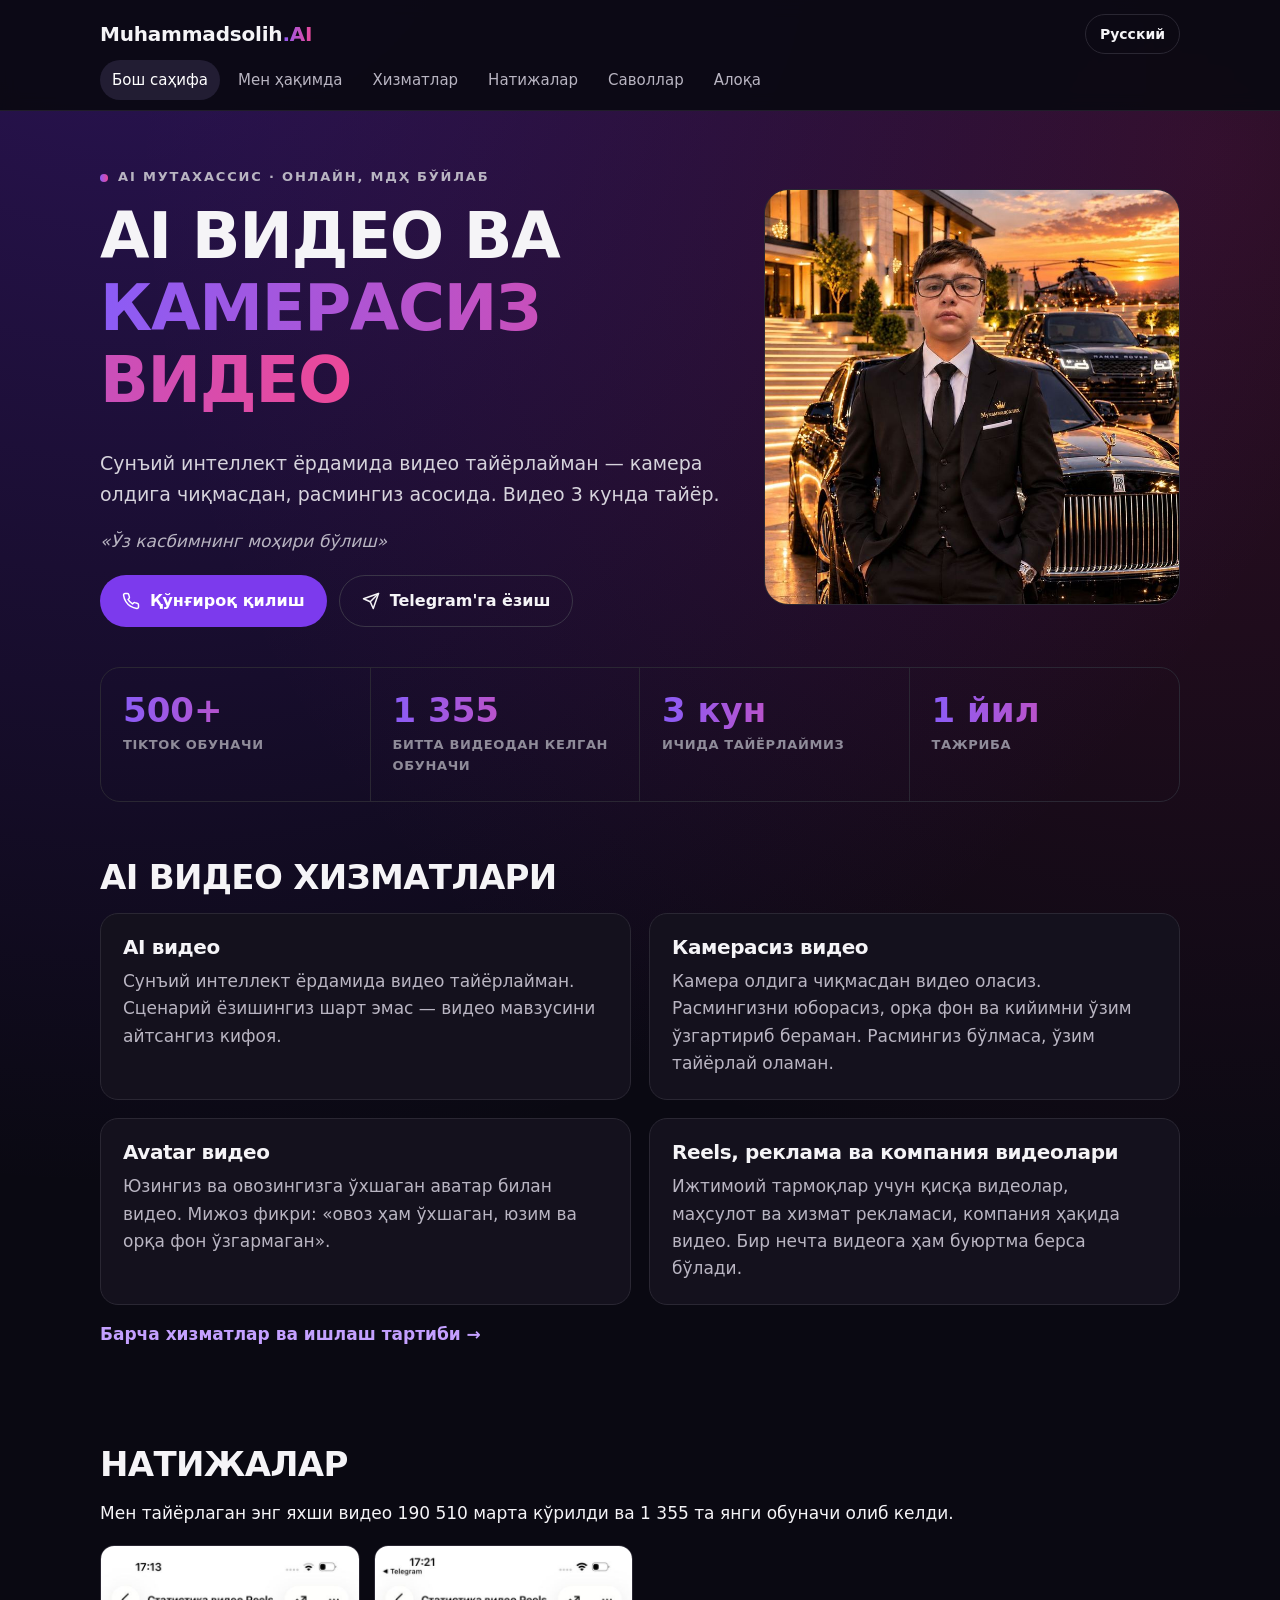
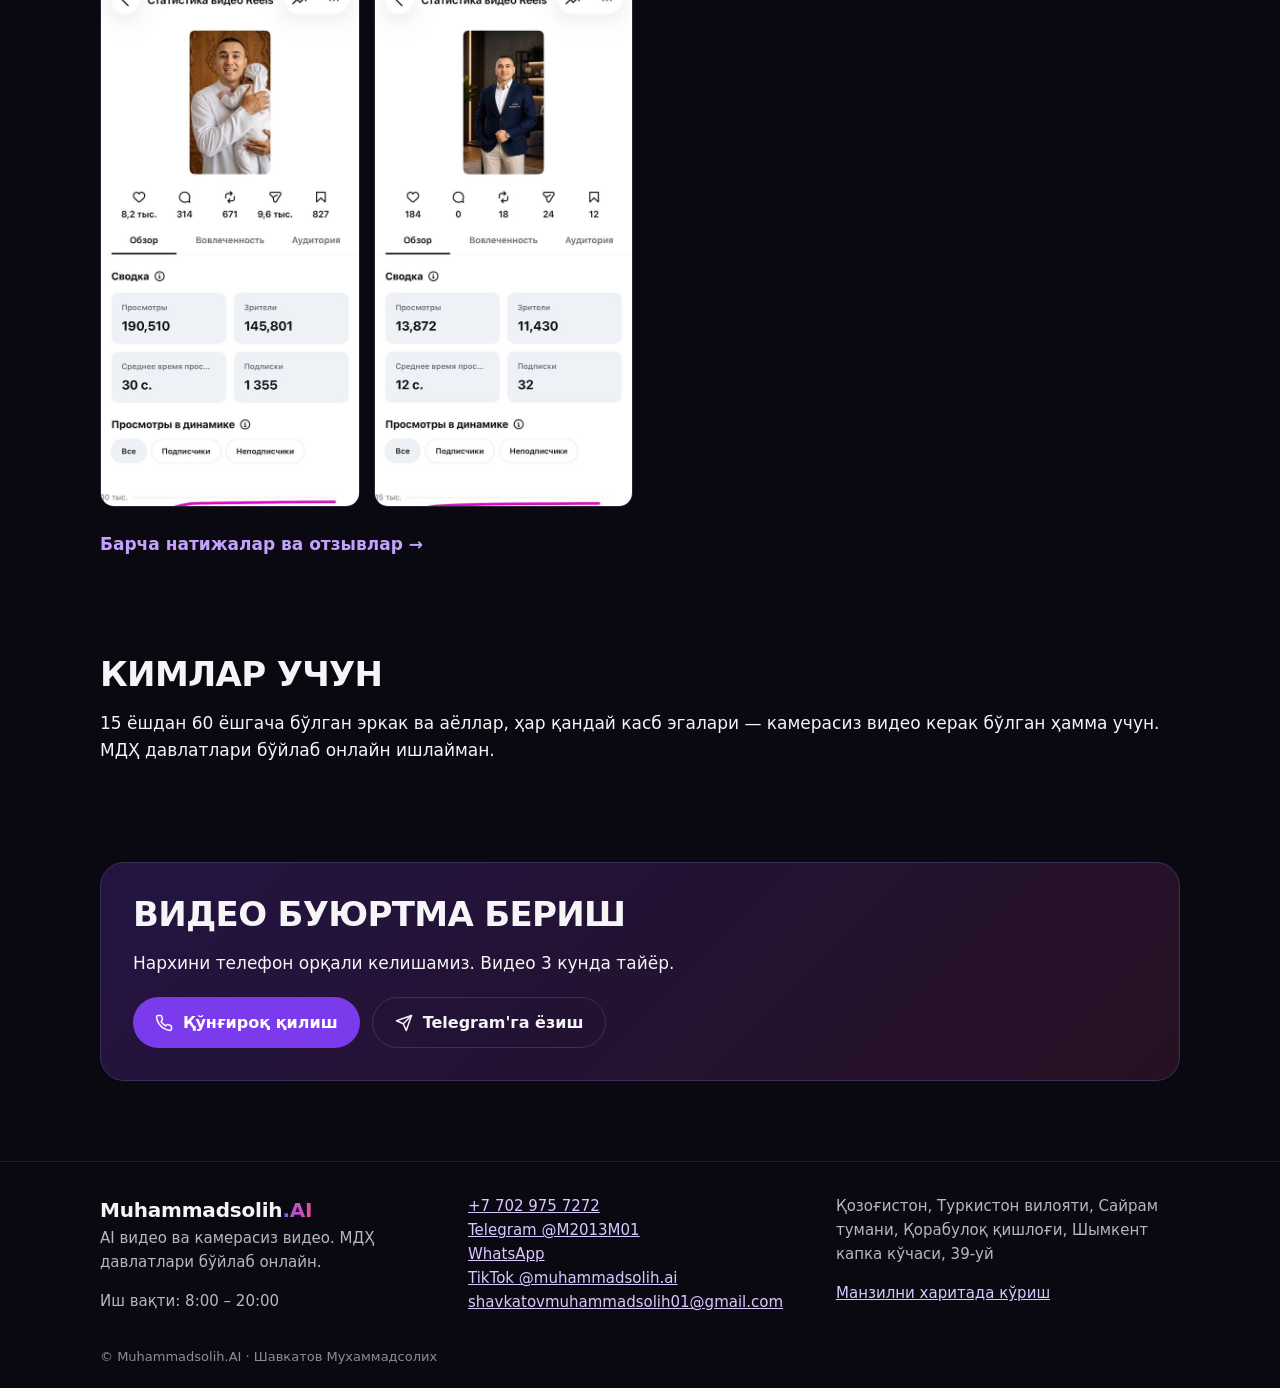
<file: index.html>
<!doctype html>
<html lang="uz">
<head>
<meta charset="utf-8">
<meta name="viewport" content="width=device-width, initial-scale=1">
<title>AI видео ва камерасиз видео — Muhammadsolih.AI</title>
<meta name="description" content="AI видео ва камерасиз видео тайёрлаш: расмингиздан видео, avatar, reels. 3 кунда тайёр. МДҲ бўйлаб онлайн. Телефон: +7 702 975 7272.">
<link rel="canonical" href="https://magical-tiramisu-feb652.netlify.app/">
<link rel="alternate" hreflang="uz" href="https://magical-tiramisu-feb652.netlify.app/">
<link rel="alternate" hreflang="ru" href="https://magical-tiramisu-feb652.netlify.app/ru/">
<link rel="alternate" hreflang="x-default" href="https://magical-tiramisu-feb652.netlify.app/">
<meta name="robots" content="index, follow">
<meta name="author" content="Шавкатов Мухаммадсолих">
<meta name="theme-color" content="#0a0912">
<meta property="og:type" content="website">
<meta property="og:site_name" content="Muhammadsolih.AI">
<meta property="og:title" content="AI видео ва камерасиз видео — Muhammadsolih.AI">
<meta property="og:description" content="AI видео ва камерасиз видео тайёрлаш: расмингиздан видео, avatar, reels. 3 кунда тайёр. МДҲ бўйлаб онлайн. Телефон: +7 702 975 7272.">
<meta property="og:url" content="https://magical-tiramisu-feb652.netlify.app/">
<meta property="og:image" content="https://magical-tiramisu-feb652.netlify.app/images/og-image.jpg">
<meta property="og:image:width" content="1200">
<meta property="og:image:height" content="630">
<meta property="og:image:alt" content="Muhammadsolih.AI — AI видео ва камерасиз видео">
<meta property="og:locale" content="uz_UZ">
<meta property="og:locale:alternate" content="ru_RU">
<meta name="twitter:card" content="summary_large_image">
<meta name="twitter:title" content="AI видео ва камерасиз видео — Muhammadsolih.AI">
<meta name="twitter:description" content="AI видео ва камерасиз видео тайёрлаш: расмингиздан видео, avatar, reels. 3 кунда тайёр. МДҲ бўйлаб онлайн. Телефон: +7 702 975 7272.">
<meta name="twitter:image" content="https://magical-tiramisu-feb652.netlify.app/images/og-image.jpg">
<link rel="icon" href="favicon.ico" sizes="any">
<link rel="icon" type="image/png" sizes="32x32" href="favicon-32x32.png">
<link rel="apple-touch-icon" href="apple-touch-icon.png">
<link rel="stylesheet" href="css/style.css">
<script type="application/ld+json">{"@context": "https://schema.org", "@type": "Person", "@id": "https://magical-tiramisu-feb652.netlify.app/#person", "name": "Шавкатов Мухаммадсолих", "givenName": "Мухаммадсолих", "familyName": "Шавкатов", "jobTitle": "AI мутахассис", "url": "https://magical-tiramisu-feb652.netlify.app/", "image": "https://magical-tiramisu-feb652.netlify.app/images/shavkatov-muhammadsolih-ai-mutaxassis.jpg", "email": "mailto:shavkatovmuhammadsolih01@gmail.com", "telephone": "+77029757272", "sameAs": ["https://www.tiktok.com/@muhammadsolih.ai", "https://t.me/M2013M01"], "worksFor": {"@id": "https://magical-tiramisu-feb652.netlify.app/#business"}}</script>
<script type="application/ld+json">{"@context": "https://schema.org", "@type": "ProfessionalService", "@id": "https://magical-tiramisu-feb652.netlify.app/#business", "name": "Muhammadsolih.AI", "url": "https://magical-tiramisu-feb652.netlify.app/", "image": "https://magical-tiramisu-feb652.netlify.app/images/og-image.jpg", "logo": "https://magical-tiramisu-feb652.netlify.app/images/icon-512.png", "telephone": "+77029757272", "email": "shavkatovmuhammadsolih01@gmail.com", "slogan": "Ўз касбимнинг моҳири бўлиш", "founder": {"@id": "https://magical-tiramisu-feb652.netlify.app/#person"}, "address": {"@type": "PostalAddress", "streetAddress": "Шымкент капка кўчаси, 39", "addressLocality": "Қорабулоқ", "addressRegion": "Туркистон вилояти, Сайрам тумани", "addressCountry": "KZ"}, "areaServed": {"@type": "Place", "name": "МДҲ давлатлари"}, "hasMap": "https://www.google.com/maps/search/?api=1&query=%D0%9A%D0%B0%D0%B7%D0%B0%D1%85%D1%81%D1%82%D0%B0%D0%BD%2C%20%D0%A2%D1%83%D1%80%D0%BA%D0%B5%D1%81%D1%82%D0%B0%D0%BD%D1%81%D0%BA%D0%B0%D1%8F%20%D0%BE%D0%B1%D0%BB%D0%B0%D1%81%D1%82%D1%8C%2C%20%D0%A1%D0%B0%D0%B9%D1%80%D0%B0%D0%BC%D1%81%D0%BA%D0%B8%D0%B9%20%D1%80%D0%B0%D0%B9%D0%BE%D0%BD%2C%20%D1%81%D0%B5%D0%BB%D0%BE%20%D0%9A%D0%B0%D1%80%D0%B0%D0%B1%D1%83%D0%BB%D0%B0%D0%BA%2C%20%D1%83%D0%BB%D0%B8%D1%86%D0%B0%20%D0%A8%D1%8B%D0%BC%D0%BA%D0%B5%D0%BD%D1%82%20%D0%BA%D0%B0%D0%BF%D0%BA%D0%B0%2039", "sameAs": ["https://www.tiktok.com/@muhammadsolih.ai", "https://t.me/M2013M01"]}</script>
<script type="application/ld+json">{"@context": "https://schema.org", "@type": "BreadcrumbList", "itemListElement": [{"@type": "ListItem", "position": 1, "name": "Бош саҳифа", "item": "https://magical-tiramisu-feb652.netlify.app/"}]}</script>
</head>
<body>
<a class="skip" href="#main">Асосий қисмга ўтиш</a>
<header class="site-head"><div class="wrap head-row">
 <a class="brand" href="index.html">Muhammadsolih<span class="grad">.AI</span></a>
 <a class="lang" href="ru/index.html" hreflang="ru" lang="ru">Русский</a>
</div>
<nav class="wrap nav" aria-label="Асосий меню"><a href="index.html" aria-current="page">Бош саҳифа</a><a href="about.html">Мен ҳақимда</a><a href="services.html">Хизматлар</a><a href="results.html">Натижалар</a><a href="faq.html">Саволлар</a><a href="contact.html">Алоқа</a></nav>
</header>
<main id="main">
<section class="hero"><div class="wrap hero-grid">
 <div>
  <p class="eyebrow"><span class="dot"></span>AI мутахассис · Онлайн, МДҲ бўйлаб</p>
  <h1>AI видео ва <span class="grad">камерасиз видео</span></h1>
  <p class="lead">Сунъий интеллект ёрдамида видео тайёрлайман — камера олдига чиқмасдан, расмингиз асосида. Видео 3 кунда тайёр.</p>
  <p class="slogan">«Ўз касбимнинг моҳири бўлиш»</p>
  <div class="btns"><a class="btn btn-primary" href="tel:+77029757272"><svg viewBox="0 0 24 24" aria-hidden="true"><path d="M22 16.9v3a2 2 0 0 1-2.2 2 19.8 19.8 0 0 1-8.6-3.1 19.5 19.5 0 0 1-6-6A19.8 19.8 0 0 1 2.1 4.2 2 2 0 0 1 4.1 2h3a2 2 0 0 1 2 1.7c.1 1 .4 1.9.7 2.8a2 2 0 0 1-.5 2.1L8 9.9a16 16 0 0 0 6 6l1.3-1.3a2 2 0 0 1 2.1-.4c.9.3 1.8.6 2.8.7a2 2 0 0 1 1.7 2z"/></svg>Қўнғироқ қилиш</a><a class="btn btn-ghost" href="https://t.me/M2013M01" target="_blank" rel="noopener"><svg viewBox="0 0 24 24" aria-hidden="true"><path d="M22 2 11 13"/><path d="M22 2 15 22l-4-9-9-4z"/></svg>Telegram&#x27;га ёзиш</a></div>
 </div>
 <figure class="hero-photo"><img src="images/shavkatov-muhammadsolih-ai-mutaxassis.jpg" alt="Шавкатов Мухаммадсолих — AI видео ва камерасиз видео мутахассиси, Muhammadsolih.AI" width="800" height="800" fetchpriority="high"></figure>
</div></section>
<section class="wrap"><div class="stats"><div class="stat"><div class="num">500+</div><div class="lbl">TikTok обуначи</div></div><div class="stat"><div class="num">1 355</div><div class="lbl">битта видеодан келган обуначи</div></div><div class="stat"><div class="num">3 кун</div><div class="lbl">ичида тайёрлаймиз</div></div><div class="stat"><div class="num">1 йил</div><div class="lbl">тажриба</div></div></div></section>
<section class="wrap block">
 <h2>AI видео хизматлари</h2>
 <ul class="cards"><li><h3>AI видео</h3><p>Сунъий интеллект ёрдамида видео тайёрлайман. Сценарий ёзишингиз шарт эмас — видео мавзусини айтсангиз кифоя.</p></li><li><h3>Камерасиз видео</h3><p>Камера олдига чиқмасдан видео оласиз. Расмингизни юборасиз, орқа фон ва кийимни ўзим ўзгартириб бераман. Расмингиз бўлмаса, ўзим тайёрлай оламан.</p></li><li><h3>Avatar видео</h3><p>Юзингиз ва овозингизга ўхшаган аватар билан видео. Мижоз фикри: «овоз ҳам ўхшаган, юзим ва орқа фон ўзгармаган».</p></li><li><h3>Reels, реклама ва компания видеолари</h3><p>Ижтимоий тармоқлар учун қисқа видеолар, маҳсулот ва хизмат рекламаси, компания ҳақида видео. Бир нечта видеога ҳам буюртма берса бўлади.</p></li></ul>
 <p><a class="more" href="services.html">Барча хизматлар ва ишлаш тартиби →</a></p>
</section>
<section class="wrap block">
 <h2>Натижалар</h2>
 <p>Мен тайёрлаган энг яхши видео 190 510 марта кўрилди ва 1 355 та янги обуначи олиб келди.</p>
 <div class="shots"><figure class="shot"><img src="images/ai-video-natija-190510-korish.jpg" alt="AI видео натижаси: 190 510 кўриш ва 1 355 янги обуначи — Гулҳаё Исмоилова учун камерасиз видео" width="540" height="1175" loading="lazy" decoding="async"></figure><figure class="shot"><img src="images/ai-video-natija-13872-korish.jpg" alt="AI видео натижаси: 13 872 кўриш ва 32 янги обуначи — устоз Илҳом Бегимқулов учун видео" width="540" height="1175" loading="lazy" decoding="async"></figure></div>
 <p><a class="more" href="results.html">Барча натижалар ва отзывлар →</a></p>
</section>
<section class="wrap block">
 <h2>Кимлар учун</h2>
 <p>15 ёшдан 60 ёшгача бўлган эркак ва аёллар, ҳар қандай касб эгалари — камерасиз видео керак бўлган ҳамма учун. МДҲ давлатлари бўйлаб онлайн ишлайман.</p>
</section>
<section class="wrap block"><div class="cta">
 <h2>Видео буюртма бериш</h2>
 <p>Нархини телефон орқали келишамиз. Видео 3 кунда тайёр.</p>
 <div class="btns"><a class="btn btn-primary" href="tel:+77029757272"><svg viewBox="0 0 24 24" aria-hidden="true"><path d="M22 16.9v3a2 2 0 0 1-2.2 2 19.8 19.8 0 0 1-8.6-3.1 19.5 19.5 0 0 1-6-6A19.8 19.8 0 0 1 2.1 4.2 2 2 0 0 1 4.1 2h3a2 2 0 0 1 2 1.7c.1 1 .4 1.9.7 2.8a2 2 0 0 1-.5 2.1L8 9.9a16 16 0 0 0 6 6l1.3-1.3a2 2 0 0 1 2.1-.4c.9.3 1.8.6 2.8.7a2 2 0 0 1 1.7 2z"/></svg>Қўнғироқ қилиш</a><a class="btn btn-ghost" href="https://t.me/M2013M01" target="_blank" rel="noopener"><svg viewBox="0 0 24 24" aria-hidden="true"><path d="M22 2 11 13"/><path d="M22 2 15 22l-4-9-9-4z"/></svg>Telegram&#x27;га ёзиш</a></div>
</div></section></main>
<footer class="site-foot"><div class="wrap foot-grid">
 <div><div class="brand">Muhammadsolih<span class="grad">.AI</span></div><p>AI видео ва камерасиз видео. МДҲ давлатлари бўйлаб онлайн.</p><p>Иш вақти: 8:00 – 20:00</p></div>
 <div><p><a href="tel:+77029757272">+7 702 975 7272</a><br><a href="https://t.me/M2013M01" target="_blank" rel="noopener">Telegram @M2013M01</a><br><a href="https://wa.me/qr/QH7MLJW7DTNBD1" target="_blank" rel="noopener">WhatsApp</a><br><a href="https://www.tiktok.com/@muhammadsolih.ai" target="_blank" rel="noopener">TikTok @muhammadsolih.ai</a><br><a href="mailto:shavkatovmuhammadsolih01@gmail.com">shavkatovmuhammadsolih01@gmail.com</a></p></div>
 <div><p>Қозоғистон, Туркистон вилояти, Сайрам тумани, Қорабулоқ қишлоғи, Шымкент капка кўчаси, 39-уй</p><p><a href="https://www.google.com/maps/search/?api=1&query=%D0%9A%D0%B0%D0%B7%D0%B0%D1%85%D1%81%D1%82%D0%B0%D0%BD%2C%20%D0%A2%D1%83%D1%80%D0%BA%D0%B5%D1%81%D1%82%D0%B0%D0%BD%D1%81%D0%BA%D0%B0%D1%8F%20%D0%BE%D0%B1%D0%BB%D0%B0%D1%81%D1%82%D1%8C%2C%20%D0%A1%D0%B0%D0%B9%D1%80%D0%B0%D0%BC%D1%81%D0%BA%D0%B8%D0%B9%20%D1%80%D0%B0%D0%B9%D0%BE%D0%BD%2C%20%D1%81%D0%B5%D0%BB%D0%BE%20%D0%9A%D0%B0%D1%80%D0%B0%D0%B1%D1%83%D0%BB%D0%B0%D0%BA%2C%20%D1%83%D0%BB%D0%B8%D1%86%D0%B0%20%D0%A8%D1%8B%D0%BC%D0%BA%D0%B5%D0%BD%D1%82%20%D0%BA%D0%B0%D0%BF%D0%BA%D0%B0%2039" target="_blank" rel="noopener">Манзилни харитада кўриш</a></p></div>
</div><div class="wrap copy">© Muhammadsolih.AI · Шавкатов Мухаммадсолих</div></footer>
</body>
</html>
</file>
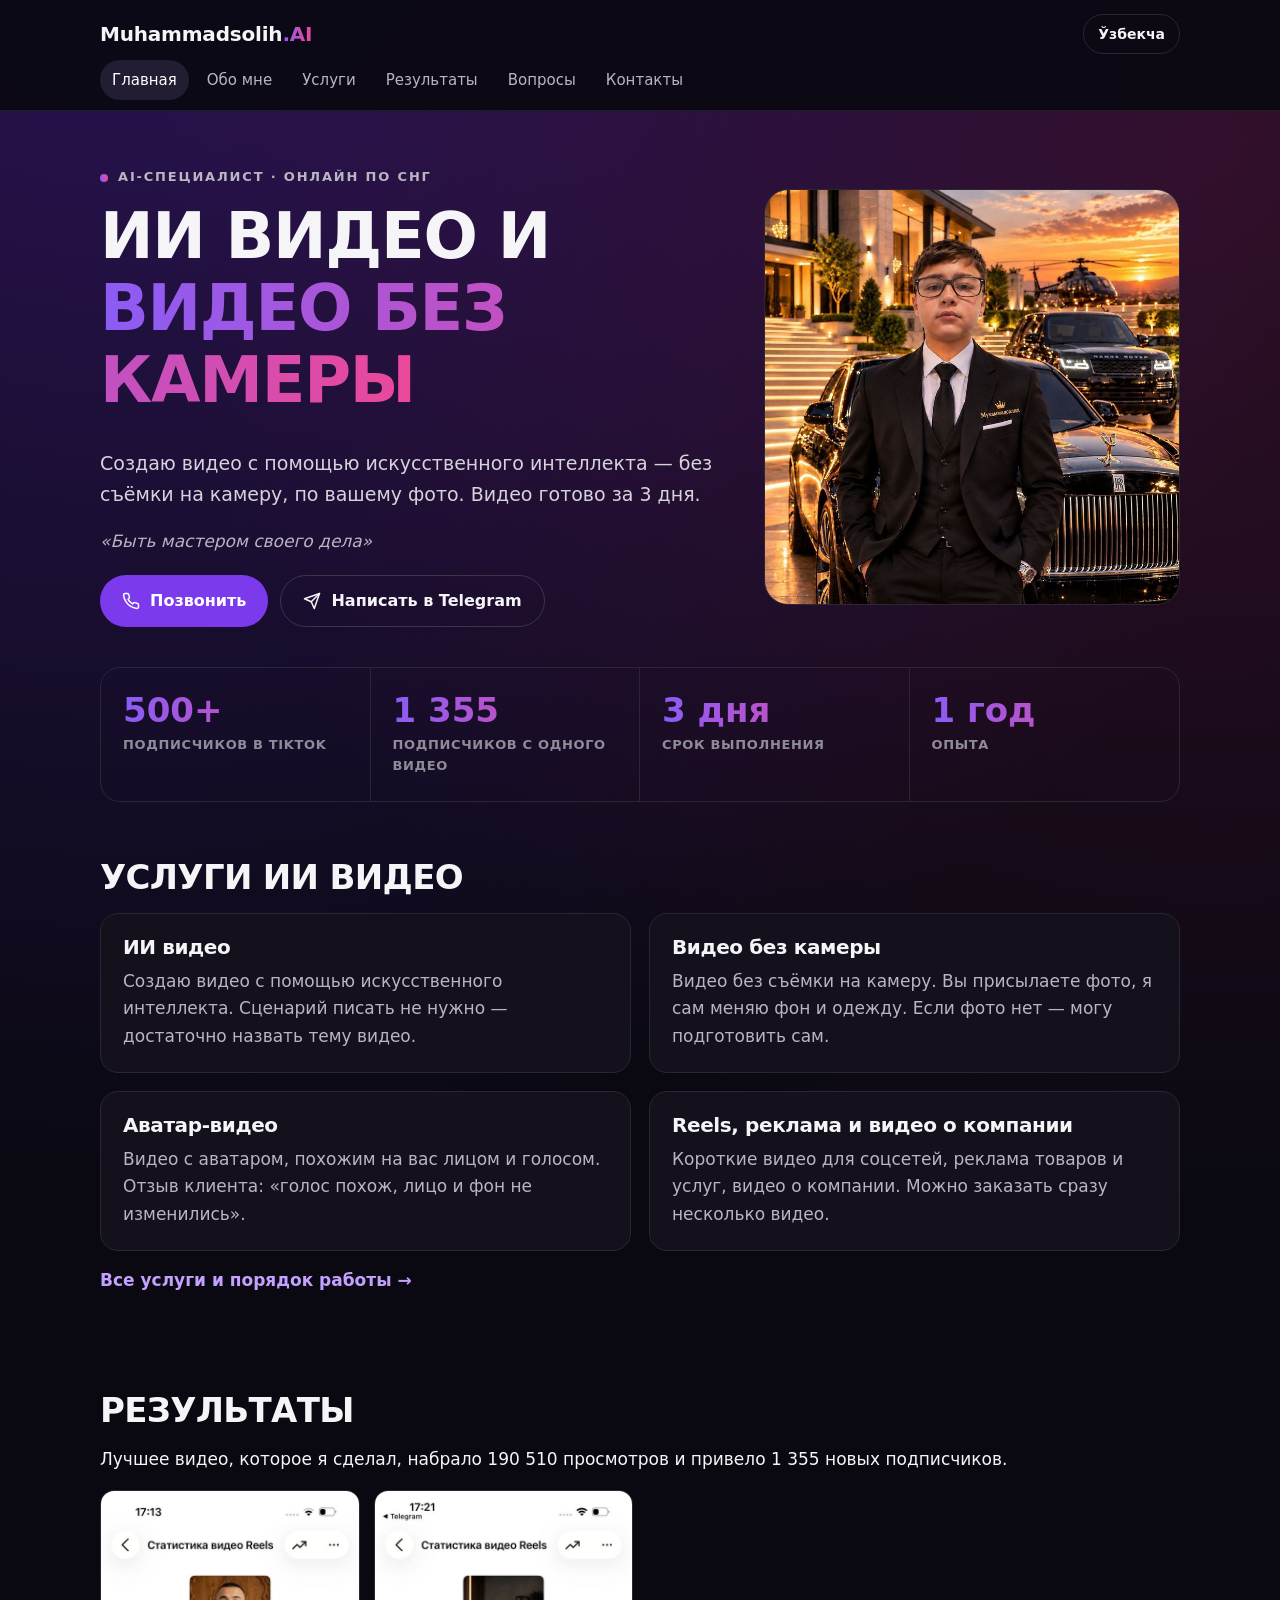
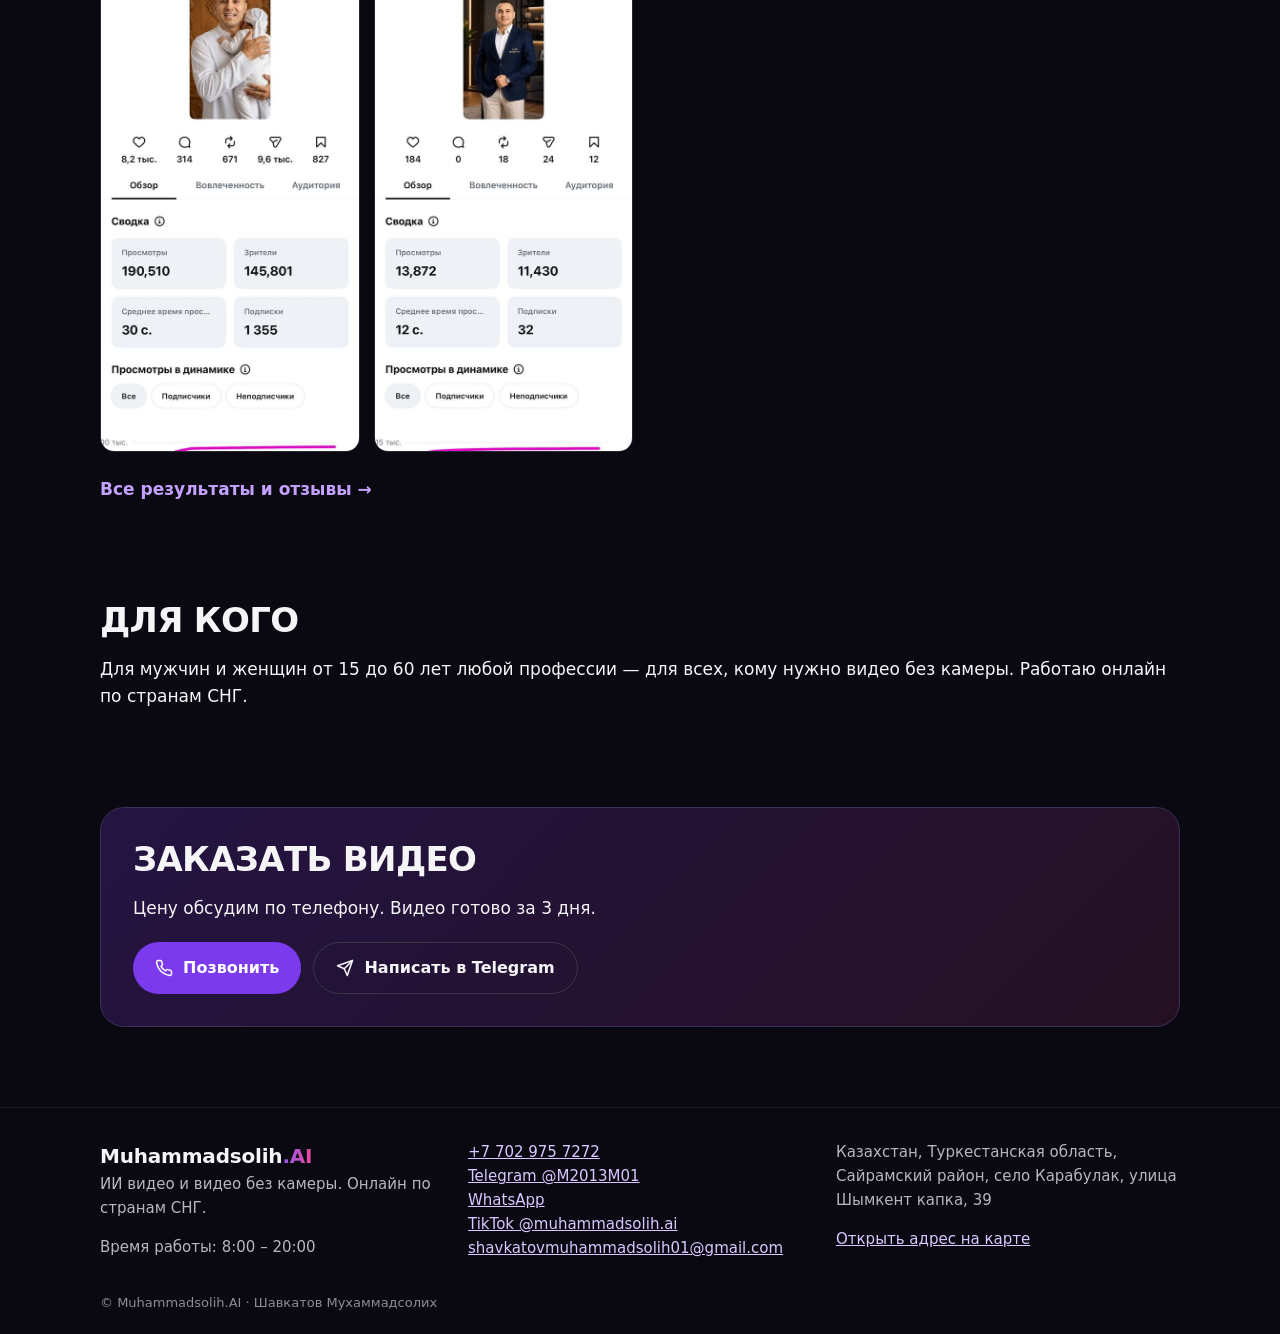
<file: ru/index.html>
<!doctype html>
<html lang="ru">
<head>
<meta charset="utf-8">
<meta name="viewport" content="width=device-width, initial-scale=1">
<title>ИИ видео и видео без камеры — Muhammadsolih.AI</title>
<meta name="description" content="Создаю ИИ видео и видео без камеры: видео по вашему фото, аватар, reels. Готово за 3 дня. Онлайн по СНГ. Телефон: +7 702 975 7272.">
<link rel="canonical" href="https://magical-tiramisu-feb652.netlify.app/ru/">
<link rel="alternate" hreflang="uz" href="https://magical-tiramisu-feb652.netlify.app/">
<link rel="alternate" hreflang="ru" href="https://magical-tiramisu-feb652.netlify.app/ru/">
<link rel="alternate" hreflang="x-default" href="https://magical-tiramisu-feb652.netlify.app/">
<meta name="robots" content="index, follow">
<meta name="author" content="Шавкатов Мухаммадсолих">
<meta name="theme-color" content="#0a0912">
<meta property="og:type" content="website">
<meta property="og:site_name" content="Muhammadsolih.AI">
<meta property="og:title" content="ИИ видео и видео без камеры — Muhammadsolih.AI">
<meta property="og:description" content="Создаю ИИ видео и видео без камеры: видео по вашему фото, аватар, reels. Готово за 3 дня. Онлайн по СНГ. Телефон: +7 702 975 7272.">
<meta property="og:url" content="https://magical-tiramisu-feb652.netlify.app/ru/">
<meta property="og:image" content="https://magical-tiramisu-feb652.netlify.app/images/og-image.jpg">
<meta property="og:image:width" content="1200">
<meta property="og:image:height" content="630">
<meta property="og:image:alt" content="Muhammadsolih.AI — ИИ видео и видео без камеры">
<meta property="og:locale" content="ru_RU">
<meta property="og:locale:alternate" content="uz_UZ">
<meta name="twitter:card" content="summary_large_image">
<meta name="twitter:title" content="ИИ видео и видео без камеры — Muhammadsolih.AI">
<meta name="twitter:description" content="Создаю ИИ видео и видео без камеры: видео по вашему фото, аватар, reels. Готово за 3 дня. Онлайн по СНГ. Телефон: +7 702 975 7272.">
<meta name="twitter:image" content="https://magical-tiramisu-feb652.netlify.app/images/og-image.jpg">
<link rel="icon" href="../favicon.ico" sizes="any">
<link rel="icon" type="image/png" sizes="32x32" href="../favicon-32x32.png">
<link rel="apple-touch-icon" href="../apple-touch-icon.png">
<link rel="stylesheet" href="../css/style.css">
<script type="application/ld+json">{"@context": "https://schema.org", "@type": "Person", "@id": "https://magical-tiramisu-feb652.netlify.app/#person", "name": "Шавкатов Мухаммадсолих", "givenName": "Мухаммадсолих", "familyName": "Шавкатов", "jobTitle": "AI-специалист", "url": "https://magical-tiramisu-feb652.netlify.app/ru/", "image": "https://magical-tiramisu-feb652.netlify.app/images/shavkatov-muhammadsolih-ai-mutaxassis.jpg", "email": "mailto:shavkatovmuhammadsolih01@gmail.com", "telephone": "+77029757272", "sameAs": ["https://www.tiktok.com/@muhammadsolih.ai", "https://t.me/M2013M01"], "worksFor": {"@id": "https://magical-tiramisu-feb652.netlify.app/#business"}}</script>
<script type="application/ld+json">{"@context": "https://schema.org", "@type": "ProfessionalService", "@id": "https://magical-tiramisu-feb652.netlify.app/#business", "name": "Muhammadsolih.AI", "url": "https://magical-tiramisu-feb652.netlify.app/ru/", "image": "https://magical-tiramisu-feb652.netlify.app/images/og-image.jpg", "logo": "https://magical-tiramisu-feb652.netlify.app/images/icon-512.png", "telephone": "+77029757272", "email": "shavkatovmuhammadsolih01@gmail.com", "slogan": "Быть мастером своего дела", "founder": {"@id": "https://magical-tiramisu-feb652.netlify.app/#person"}, "address": {"@type": "PostalAddress", "streetAddress": "улица Шымкент капка, 39", "addressLocality": "Карабулак", "addressRegion": "Туркестанская область, Сайрамский район", "addressCountry": "KZ"}, "areaServed": {"@type": "Place", "name": "Страны СНГ"}, "hasMap": "https://www.google.com/maps/search/?api=1&query=%D0%9A%D0%B0%D0%B7%D0%B0%D1%85%D1%81%D1%82%D0%B0%D0%BD%2C%20%D0%A2%D1%83%D1%80%D0%BA%D0%B5%D1%81%D1%82%D0%B0%D0%BD%D1%81%D0%BA%D0%B0%D1%8F%20%D0%BE%D0%B1%D0%BB%D0%B0%D1%81%D1%82%D1%8C%2C%20%D0%A1%D0%B0%D0%B9%D1%80%D0%B0%D0%BC%D1%81%D0%BA%D0%B8%D0%B9%20%D1%80%D0%B0%D0%B9%D0%BE%D0%BD%2C%20%D1%81%D0%B5%D0%BB%D0%BE%20%D0%9A%D0%B0%D1%80%D0%B0%D0%B1%D1%83%D0%BB%D0%B0%D0%BA%2C%20%D1%83%D0%BB%D0%B8%D1%86%D0%B0%20%D0%A8%D1%8B%D0%BC%D0%BA%D0%B5%D0%BD%D1%82%20%D0%BA%D0%B0%D0%BF%D0%BA%D0%B0%2039", "sameAs": ["https://www.tiktok.com/@muhammadsolih.ai", "https://t.me/M2013M01"]}</script>
<script type="application/ld+json">{"@context": "https://schema.org", "@type": "BreadcrumbList", "itemListElement": [{"@type": "ListItem", "position": 1, "name": "Главная", "item": "https://magical-tiramisu-feb652.netlify.app/ru/"}]}</script>
</head>
<body>
<a class="skip" href="#main">Перейти к содержанию</a>
<header class="site-head"><div class="wrap head-row">
 <a class="brand" href="../ru/index.html">Muhammadsolih<span class="grad">.AI</span></a>
 <a class="lang" href="../index.html" hreflang="uz" lang="uz">Ўзбекча</a>
</div>
<nav class="wrap nav" aria-label="Главное меню"><a href="../ru/index.html" aria-current="page">Главная</a><a href="../ru/about.html">Обо мне</a><a href="../ru/services.html">Услуги</a><a href="../ru/results.html">Результаты</a><a href="../ru/faq.html">Вопросы</a><a href="../ru/contact.html">Контакты</a></nav>
</header>
<main id="main">
<section class="hero"><div class="wrap hero-grid">
 <div>
  <p class="eyebrow"><span class="dot"></span>AI-специалист · Онлайн по СНГ</p>
  <h1>ИИ видео и <span class="grad">видео без камеры</span></h1>
  <p class="lead">Создаю видео с помощью искусственного интеллекта — без съёмки на камеру, по вашему фото. Видео готово за 3 дня.</p>
  <p class="slogan">«Быть мастером своего дела»</p>
  <div class="btns"><a class="btn btn-primary" href="tel:+77029757272"><svg viewBox="0 0 24 24" aria-hidden="true"><path d="M22 16.9v3a2 2 0 0 1-2.2 2 19.8 19.8 0 0 1-8.6-3.1 19.5 19.5 0 0 1-6-6A19.8 19.8 0 0 1 2.1 4.2 2 2 0 0 1 4.1 2h3a2 2 0 0 1 2 1.7c.1 1 .4 1.9.7 2.8a2 2 0 0 1-.5 2.1L8 9.9a16 16 0 0 0 6 6l1.3-1.3a2 2 0 0 1 2.1-.4c.9.3 1.8.6 2.8.7a2 2 0 0 1 1.7 2z"/></svg>Позвонить</a><a class="btn btn-ghost" href="https://t.me/M2013M01" target="_blank" rel="noopener"><svg viewBox="0 0 24 24" aria-hidden="true"><path d="M22 2 11 13"/><path d="M22 2 15 22l-4-9-9-4z"/></svg>Написать в Telegram</a></div>
 </div>
 <figure class="hero-photo"><img src="../images/shavkatov-muhammadsolih-ai-mutaxassis.jpg" alt="Шавкатов Мухаммадсолих — специалист по ИИ видео и видео без камеры, Muhammadsolih.AI" width="800" height="800" fetchpriority="high"></figure>
</div></section>
<section class="wrap"><div class="stats"><div class="stat"><div class="num">500+</div><div class="lbl">подписчиков в TikTok</div></div><div class="stat"><div class="num">1 355</div><div class="lbl">подписчиков с одного видео</div></div><div class="stat"><div class="num">3 дня</div><div class="lbl">срок выполнения</div></div><div class="stat"><div class="num">1 год</div><div class="lbl">опыта</div></div></div></section>
<section class="wrap block">
 <h2>Услуги ИИ видео</h2>
 <ul class="cards"><li><h3>ИИ видео</h3><p>Создаю видео с помощью искусственного интеллекта. Сценарий писать не нужно — достаточно назвать тему видео.</p></li><li><h3>Видео без камеры</h3><p>Видео без съёмки на камеру. Вы присылаете фото, я сам меняю фон и одежду. Если фото нет — могу подготовить сам.</p></li><li><h3>Аватар-видео</h3><p>Видео с аватаром, похожим на вас лицом и голосом. Отзыв клиента: «голос похож, лицо и фон не изменились».</p></li><li><h3>Reels, реклама и видео о компании</h3><p>Короткие видео для соцсетей, реклама товаров и услуг, видео о компании. Можно заказать сразу несколько видео.</p></li></ul>
 <p><a class="more" href="../ru/services.html">Все услуги и порядок работы →</a></p>
</section>
<section class="wrap block">
 <h2>Результаты</h2>
 <p>Лучшее видео, которое я сделал, набрало 190 510 просмотров и привело 1 355 новых подписчиков.</p>
 <div class="shots"><figure class="shot"><img src="../images/ai-video-natija-190510-korish.jpg" alt="Результат ИИ видео: 190 510 просмотров и 1 355 новых подписчиков — видео без камеры для Гулхаё Исмоиловой" width="540" height="1175" loading="lazy" decoding="async"></figure><figure class="shot"><img src="../images/ai-video-natija-13872-korish.jpg" alt="Результат ИИ видео: 13 872 просмотра и 32 новых подписчика — видео для устаза Ильхома Бегимкулова" width="540" height="1175" loading="lazy" decoding="async"></figure></div>
 <p><a class="more" href="../ru/results.html">Все результаты и отзывы →</a></p>
</section>
<section class="wrap block">
 <h2>Для кого</h2>
 <p>Для мужчин и женщин от 15 до 60 лет любой профессии — для всех, кому нужно видео без камеры. Работаю онлайн по странам СНГ.</p>
</section>
<section class="wrap block"><div class="cta">
 <h2>Заказать видео</h2>
 <p>Цену обсудим по телефону. Видео готово за 3 дня.</p>
 <div class="btns"><a class="btn btn-primary" href="tel:+77029757272"><svg viewBox="0 0 24 24" aria-hidden="true"><path d="M22 16.9v3a2 2 0 0 1-2.2 2 19.8 19.8 0 0 1-8.6-3.1 19.5 19.5 0 0 1-6-6A19.8 19.8 0 0 1 2.1 4.2 2 2 0 0 1 4.1 2h3a2 2 0 0 1 2 1.7c.1 1 .4 1.9.7 2.8a2 2 0 0 1-.5 2.1L8 9.9a16 16 0 0 0 6 6l1.3-1.3a2 2 0 0 1 2.1-.4c.9.3 1.8.6 2.8.7a2 2 0 0 1 1.7 2z"/></svg>Позвонить</a><a class="btn btn-ghost" href="https://t.me/M2013M01" target="_blank" rel="noopener"><svg viewBox="0 0 24 24" aria-hidden="true"><path d="M22 2 11 13"/><path d="M22 2 15 22l-4-9-9-4z"/></svg>Написать в Telegram</a></div>
</div></section></main>
<footer class="site-foot"><div class="wrap foot-grid">
 <div><div class="brand">Muhammadsolih<span class="grad">.AI</span></div><p>ИИ видео и видео без камеры. Онлайн по странам СНГ.</p><p>Время работы: 8:00 – 20:00</p></div>
 <div><p><a href="tel:+77029757272">+7 702 975 7272</a><br><a href="https://t.me/M2013M01" target="_blank" rel="noopener">Telegram @M2013M01</a><br><a href="https://wa.me/qr/QH7MLJW7DTNBD1" target="_blank" rel="noopener">WhatsApp</a><br><a href="https://www.tiktok.com/@muhammadsolih.ai" target="_blank" rel="noopener">TikTok @muhammadsolih.ai</a><br><a href="mailto:shavkatovmuhammadsolih01@gmail.com">shavkatovmuhammadsolih01@gmail.com</a></p></div>
 <div><p>Казахстан, Туркестанская область, Сайрамский район, село Карабулак, улица Шымкент капка, 39</p><p><a href="https://www.google.com/maps/search/?api=1&query=%D0%9A%D0%B0%D0%B7%D0%B0%D1%85%D1%81%D1%82%D0%B0%D0%BD%2C%20%D0%A2%D1%83%D1%80%D0%BA%D0%B5%D1%81%D1%82%D0%B0%D0%BD%D1%81%D0%BA%D0%B0%D1%8F%20%D0%BE%D0%B1%D0%BB%D0%B0%D1%81%D1%82%D1%8C%2C%20%D0%A1%D0%B0%D0%B9%D1%80%D0%B0%D0%BC%D1%81%D0%BA%D0%B8%D0%B9%20%D1%80%D0%B0%D0%B9%D0%BE%D0%BD%2C%20%D1%81%D0%B5%D0%BB%D0%BE%20%D0%9A%D0%B0%D1%80%D0%B0%D0%B1%D1%83%D0%BB%D0%B0%D0%BA%2C%20%D1%83%D0%BB%D0%B8%D1%86%D0%B0%20%D0%A8%D1%8B%D0%BC%D0%BA%D0%B5%D0%BD%D1%82%20%D0%BA%D0%B0%D0%BF%D0%BA%D0%B0%2039" target="_blank" rel="noopener">Открыть адрес на карте</a></p></div>
</div><div class="wrap copy">© Muhammadsolih.AI · Шавкатов Мухаммадсолих</div></footer>
</body>
</html>
</file>
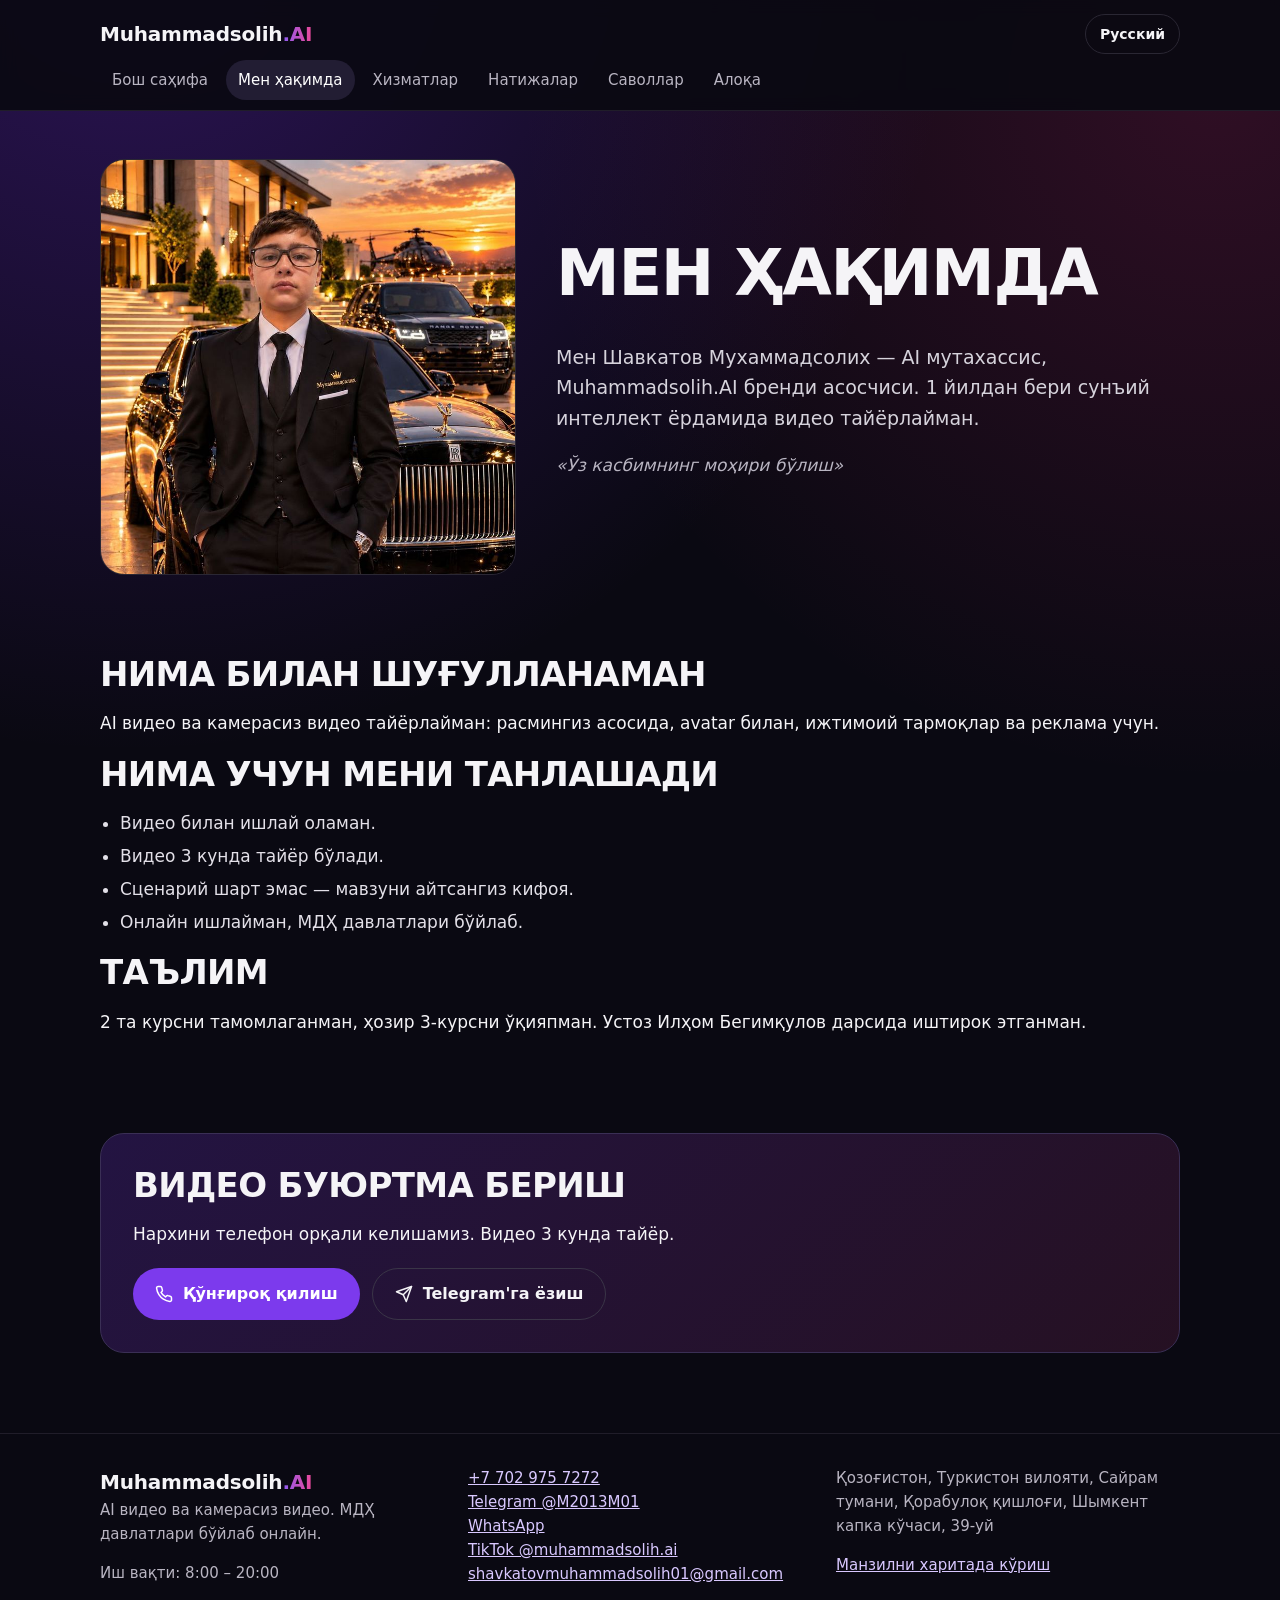
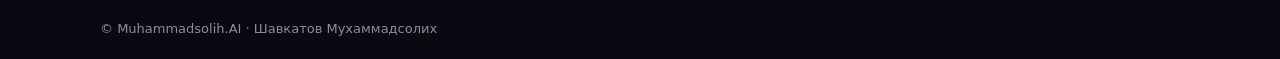
<file: about.html>
<!doctype html>
<html lang="uz">
<head>
<meta charset="utf-8">
<meta name="viewport" content="width=device-width, initial-scale=1">
<title>Мен ҳақимда — Шавкатов Мухаммадсолих, AI мутахассис</title>
<meta name="description" content="Шавкатов Мухаммадсолих — AI мутахассис, 1 йилдан бери AI видео ва камерасиз видео тайёрлайди. Muhammadsolih.AI бренди.">
<link rel="canonical" href="https://magical-tiramisu-feb652.netlify.app/about.html">
<link rel="alternate" hreflang="uz" href="https://magical-tiramisu-feb652.netlify.app/about.html">
<link rel="alternate" hreflang="ru" href="https://magical-tiramisu-feb652.netlify.app/ru/about.html">
<link rel="alternate" hreflang="x-default" href="https://magical-tiramisu-feb652.netlify.app/about.html">
<meta name="robots" content="index, follow">
<meta name="author" content="Шавкатов Мухаммадсолих">
<meta name="theme-color" content="#0a0912">
<meta property="og:type" content="website">
<meta property="og:site_name" content="Muhammadsolih.AI">
<meta property="og:title" content="Мен ҳақимда — Шавкатов Мухаммадсолих, AI мутахассис">
<meta property="og:description" content="Шавкатов Мухаммадсолих — AI мутахассис, 1 йилдан бери AI видео ва камерасиз видео тайёрлайди. Muhammadsolih.AI бренди.">
<meta property="og:url" content="https://magical-tiramisu-feb652.netlify.app/about.html">
<meta property="og:image" content="https://magical-tiramisu-feb652.netlify.app/images/og-image.jpg">
<meta property="og:image:width" content="1200">
<meta property="og:image:height" content="630">
<meta property="og:image:alt" content="Muhammadsolih.AI — AI видео ва камерасиз видео">
<meta property="og:locale" content="uz_UZ">
<meta property="og:locale:alternate" content="ru_RU">
<meta name="twitter:card" content="summary_large_image">
<meta name="twitter:title" content="Мен ҳақимда — Шавкатов Мухаммадсолих, AI мутахассис">
<meta name="twitter:description" content="Шавкатов Мухаммадсолих — AI мутахассис, 1 йилдан бери AI видео ва камерасиз видео тайёрлайди. Muhammadsolih.AI бренди.">
<meta name="twitter:image" content="https://magical-tiramisu-feb652.netlify.app/images/og-image.jpg">
<link rel="icon" href="favicon.ico" sizes="any">
<link rel="icon" type="image/png" sizes="32x32" href="favicon-32x32.png">
<link rel="apple-touch-icon" href="apple-touch-icon.png">
<link rel="stylesheet" href="css/style.css">
<script type="application/ld+json">{"@context": "https://schema.org", "@type": "Person", "@id": "https://magical-tiramisu-feb652.netlify.app/#person", "name": "Шавкатов Мухаммадсолих", "givenName": "Мухаммадсолих", "familyName": "Шавкатов", "jobTitle": "AI мутахассис", "url": "https://magical-tiramisu-feb652.netlify.app/", "image": "https://magical-tiramisu-feb652.netlify.app/images/shavkatov-muhammadsolih-ai-mutaxassis.jpg", "email": "mailto:shavkatovmuhammadsolih01@gmail.com", "telephone": "+77029757272", "sameAs": ["https://www.tiktok.com/@muhammadsolih.ai", "https://t.me/M2013M01"], "worksFor": {"@id": "https://magical-tiramisu-feb652.netlify.app/#business"}}</script>
<script type="application/ld+json">{"@context": "https://schema.org", "@type": "ProfessionalService", "@id": "https://magical-tiramisu-feb652.netlify.app/#business", "name": "Muhammadsolih.AI", "url": "https://magical-tiramisu-feb652.netlify.app/", "image": "https://magical-tiramisu-feb652.netlify.app/images/og-image.jpg", "logo": "https://magical-tiramisu-feb652.netlify.app/images/icon-512.png", "telephone": "+77029757272", "email": "shavkatovmuhammadsolih01@gmail.com", "slogan": "Ўз касбимнинг моҳири бўлиш", "founder": {"@id": "https://magical-tiramisu-feb652.netlify.app/#person"}, "address": {"@type": "PostalAddress", "streetAddress": "Шымкент капка кўчаси, 39", "addressLocality": "Қорабулоқ", "addressRegion": "Туркистон вилояти, Сайрам тумани", "addressCountry": "KZ"}, "areaServed": {"@type": "Place", "name": "МДҲ давлатлари"}, "hasMap": "https://www.google.com/maps/search/?api=1&query=%D0%9A%D0%B0%D0%B7%D0%B0%D1%85%D1%81%D1%82%D0%B0%D0%BD%2C%20%D0%A2%D1%83%D1%80%D0%BA%D0%B5%D1%81%D1%82%D0%B0%D0%BD%D1%81%D0%BA%D0%B0%D1%8F%20%D0%BE%D0%B1%D0%BB%D0%B0%D1%81%D1%82%D1%8C%2C%20%D0%A1%D0%B0%D0%B9%D1%80%D0%B0%D0%BC%D1%81%D0%BA%D0%B8%D0%B9%20%D1%80%D0%B0%D0%B9%D0%BE%D0%BD%2C%20%D1%81%D0%B5%D0%BB%D0%BE%20%D0%9A%D0%B0%D1%80%D0%B0%D0%B1%D1%83%D0%BB%D0%B0%D0%BA%2C%20%D1%83%D0%BB%D0%B8%D1%86%D0%B0%20%D0%A8%D1%8B%D0%BC%D0%BA%D0%B5%D0%BD%D1%82%20%D0%BA%D0%B0%D0%BF%D0%BA%D0%B0%2039", "sameAs": ["https://www.tiktok.com/@muhammadsolih.ai", "https://t.me/M2013M01"]}</script>
<script type="application/ld+json">{"@context": "https://schema.org", "@type": "BreadcrumbList", "itemListElement": [{"@type": "ListItem", "position": 1, "name": "Бош саҳифа", "item": "https://magical-tiramisu-feb652.netlify.app/"}, {"@type": "ListItem", "position": 2, "name": "Мен ҳақимда", "item": "https://magical-tiramisu-feb652.netlify.app/about.html"}]}</script>
</head>
<body>
<a class="skip" href="#main">Асосий қисмга ўтиш</a>
<header class="site-head"><div class="wrap head-row">
 <a class="brand" href="index.html">Muhammadsolih<span class="grad">.AI</span></a>
 <a class="lang" href="ru/about.html" hreflang="ru" lang="ru">Русский</a>
</div>
<nav class="wrap nav" aria-label="Асосий меню"><a href="index.html">Бош саҳифа</a><a href="about.html" aria-current="page">Мен ҳақимда</a><a href="services.html">Хизматлар</a><a href="results.html">Натижалар</a><a href="faq.html">Саволлар</a><a href="contact.html">Алоқа</a></nav>
</header>
<main id="main">
<section class="wrap block page-top">
 <div class="about-grid">
  <figure class="hero-photo"><img src="images/shavkatov-muhammadsolih-ai-mutaxassis.jpg" alt="Шавкатов Мухаммадсолих — AI видео ва камерасиз видео мутахассиси, Muhammadsolih.AI" width="800" height="800" fetchpriority="high"></figure>
  <div>
   <h1>Мен ҳақимда</h1>
   <p class="lead">Мен Шавкатов Мухаммадсолих — AI мутахассис, Muhammadsolih.AI бренди асосчиси. 1 йилдан бери сунъий интеллект ёрдамида видео тайёрлайман.</p>
   <p class="slogan">«Ўз касбимнинг моҳири бўлиш»</p>
  </div>
 </div>
</section>
<section class="wrap block">
 <h2>Нима билан шуғулланаман</h2>
 <p>AI видео ва камерасиз видео тайёрлайман: расмингиз асосида, avatar билан, ижтимоий тармоқлар ва реклама учун.</p>
 <h2>Нима учун мени танлашади</h2>
 <ul class="list">
  <li>Видео билан ишлай оламан.</li>
  <li>Видео 3 кунда тайёр бўлади.</li>
  <li>Сценарий шарт эмас — мавзуни айтсангиз кифоя.</li>
  <li>Онлайн ишлайман, МДҲ давлатлари бўйлаб.</li>
 </ul>
 <h2>Таълим</h2>
 <p>2 та курсни тамомлаганман, ҳозир 3-курсни ўқияпман. Устоз Илҳом Бегимқулов дарсида иштирок этганман.</p>
</section>
<section class="wrap block"><div class="cta">
 <h2>Видео буюртма бериш</h2>
 <p>Нархини телефон орқали келишамиз. Видео 3 кунда тайёр.</p>
 <div class="btns"><a class="btn btn-primary" href="tel:+77029757272"><svg viewBox="0 0 24 24" aria-hidden="true"><path d="M22 16.9v3a2 2 0 0 1-2.2 2 19.8 19.8 0 0 1-8.6-3.1 19.5 19.5 0 0 1-6-6A19.8 19.8 0 0 1 2.1 4.2 2 2 0 0 1 4.1 2h3a2 2 0 0 1 2 1.7c.1 1 .4 1.9.7 2.8a2 2 0 0 1-.5 2.1L8 9.9a16 16 0 0 0 6 6l1.3-1.3a2 2 0 0 1 2.1-.4c.9.3 1.8.6 2.8.7a2 2 0 0 1 1.7 2z"/></svg>Қўнғироқ қилиш</a><a class="btn btn-ghost" href="https://t.me/M2013M01" target="_blank" rel="noopener"><svg viewBox="0 0 24 24" aria-hidden="true"><path d="M22 2 11 13"/><path d="M22 2 15 22l-4-9-9-4z"/></svg>Telegram&#x27;га ёзиш</a></div>
</div></section></main>
<footer class="site-foot"><div class="wrap foot-grid">
 <div><div class="brand">Muhammadsolih<span class="grad">.AI</span></div><p>AI видео ва камерасиз видео. МДҲ давлатлари бўйлаб онлайн.</p><p>Иш вақти: 8:00 – 20:00</p></div>
 <div><p><a href="tel:+77029757272">+7 702 975 7272</a><br><a href="https://t.me/M2013M01" target="_blank" rel="noopener">Telegram @M2013M01</a><br><a href="https://wa.me/qr/QH7MLJW7DTNBD1" target="_blank" rel="noopener">WhatsApp</a><br><a href="https://www.tiktok.com/@muhammadsolih.ai" target="_blank" rel="noopener">TikTok @muhammadsolih.ai</a><br><a href="mailto:shavkatovmuhammadsolih01@gmail.com">shavkatovmuhammadsolih01@gmail.com</a></p></div>
 <div><p>Қозоғистон, Туркистон вилояти, Сайрам тумани, Қорабулоқ қишлоғи, Шымкент капка кўчаси, 39-уй</p><p><a href="https://www.google.com/maps/search/?api=1&query=%D0%9A%D0%B0%D0%B7%D0%B0%D1%85%D1%81%D1%82%D0%B0%D0%BD%2C%20%D0%A2%D1%83%D1%80%D0%BA%D0%B5%D1%81%D1%82%D0%B0%D0%BD%D1%81%D0%BA%D0%B0%D1%8F%20%D0%BE%D0%B1%D0%BB%D0%B0%D1%81%D1%82%D1%8C%2C%20%D0%A1%D0%B0%D0%B9%D1%80%D0%B0%D0%BC%D1%81%D0%BA%D0%B8%D0%B9%20%D1%80%D0%B0%D0%B9%D0%BE%D0%BD%2C%20%D1%81%D0%B5%D0%BB%D0%BE%20%D0%9A%D0%B0%D1%80%D0%B0%D0%B1%D1%83%D0%BB%D0%B0%D0%BA%2C%20%D1%83%D0%BB%D0%B8%D1%86%D0%B0%20%D0%A8%D1%8B%D0%BC%D0%BA%D0%B5%D0%BD%D1%82%20%D0%BA%D0%B0%D0%BF%D0%BA%D0%B0%2039" target="_blank" rel="noopener">Манзилни харитада кўриш</a></p></div>
</div><div class="wrap copy">© Muhammadsolih.AI · Шавкатов Мухаммадсолих</div></footer>
</body>
</html>
</file>
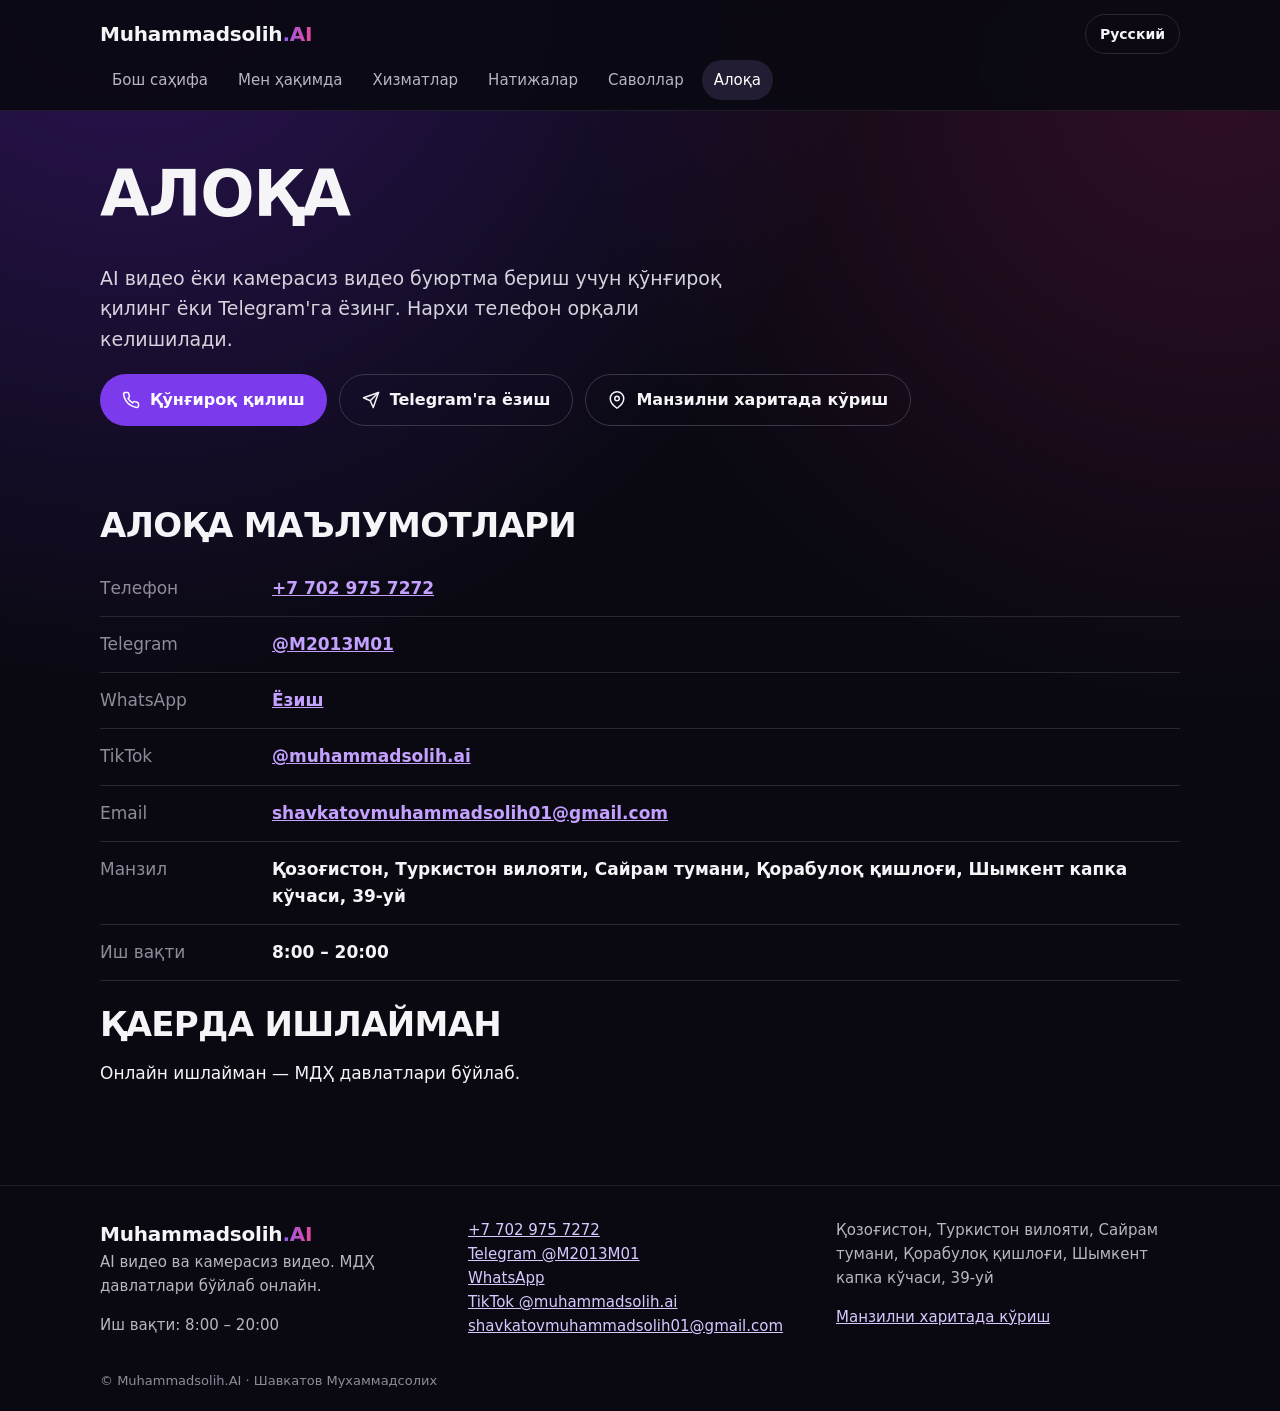
<file: contact.html>
<!doctype html>
<html lang="uz">
<head>
<meta charset="utf-8">
<meta name="viewport" content="width=device-width, initial-scale=1">
<title>Алоқа — AI видео буюртма бериш | Muhammadsolih.AI</title>
<meta name="description" content="AI видео ва камерасиз видео буюртма бериш: +7 702 975 7272, Telegram @M2013M01. Иш вақти 8:00–20:00. Онлайн, МДҲ бўйлаб.">
<link rel="canonical" href="https://magical-tiramisu-feb652.netlify.app/contact.html">
<link rel="alternate" hreflang="uz" href="https://magical-tiramisu-feb652.netlify.app/contact.html">
<link rel="alternate" hreflang="ru" href="https://magical-tiramisu-feb652.netlify.app/ru/contact.html">
<link rel="alternate" hreflang="x-default" href="https://magical-tiramisu-feb652.netlify.app/contact.html">
<meta name="robots" content="index, follow">
<meta name="author" content="Шавкатов Мухаммадсолих">
<meta name="theme-color" content="#0a0912">
<meta property="og:type" content="website">
<meta property="og:site_name" content="Muhammadsolih.AI">
<meta property="og:title" content="Алоқа — AI видео буюртма бериш | Muhammadsolih.AI">
<meta property="og:description" content="AI видео ва камерасиз видео буюртма бериш: +7 702 975 7272, Telegram @M2013M01. Иш вақти 8:00–20:00. Онлайн, МДҲ бўйлаб.">
<meta property="og:url" content="https://magical-tiramisu-feb652.netlify.app/contact.html">
<meta property="og:image" content="https://magical-tiramisu-feb652.netlify.app/images/og-image.jpg">
<meta property="og:image:width" content="1200">
<meta property="og:image:height" content="630">
<meta property="og:image:alt" content="Muhammadsolih.AI — AI видео ва камерасиз видео">
<meta property="og:locale" content="uz_UZ">
<meta property="og:locale:alternate" content="ru_RU">
<meta name="twitter:card" content="summary_large_image">
<meta name="twitter:title" content="Алоқа — AI видео буюртма бериш | Muhammadsolih.AI">
<meta name="twitter:description" content="AI видео ва камерасиз видео буюртма бериш: +7 702 975 7272, Telegram @M2013M01. Иш вақти 8:00–20:00. Онлайн, МДҲ бўйлаб.">
<meta name="twitter:image" content="https://magical-tiramisu-feb652.netlify.app/images/og-image.jpg">
<link rel="icon" href="favicon.ico" sizes="any">
<link rel="icon" type="image/png" sizes="32x32" href="favicon-32x32.png">
<link rel="apple-touch-icon" href="apple-touch-icon.png">
<link rel="stylesheet" href="css/style.css">
<script type="application/ld+json">{"@context": "https://schema.org", "@type": "Person", "@id": "https://magical-tiramisu-feb652.netlify.app/#person", "name": "Шавкатов Мухаммадсолих", "givenName": "Мухаммадсолих", "familyName": "Шавкатов", "jobTitle": "AI мутахассис", "url": "https://magical-tiramisu-feb652.netlify.app/", "image": "https://magical-tiramisu-feb652.netlify.app/images/shavkatov-muhammadsolih-ai-mutaxassis.jpg", "email": "mailto:shavkatovmuhammadsolih01@gmail.com", "telephone": "+77029757272", "sameAs": ["https://www.tiktok.com/@muhammadsolih.ai", "https://t.me/M2013M01"], "worksFor": {"@id": "https://magical-tiramisu-feb652.netlify.app/#business"}}</script>
<script type="application/ld+json">{"@context": "https://schema.org", "@type": "ProfessionalService", "@id": "https://magical-tiramisu-feb652.netlify.app/#business", "name": "Muhammadsolih.AI", "url": "https://magical-tiramisu-feb652.netlify.app/", "image": "https://magical-tiramisu-feb652.netlify.app/images/og-image.jpg", "logo": "https://magical-tiramisu-feb652.netlify.app/images/icon-512.png", "telephone": "+77029757272", "email": "shavkatovmuhammadsolih01@gmail.com", "slogan": "Ўз касбимнинг моҳири бўлиш", "founder": {"@id": "https://magical-tiramisu-feb652.netlify.app/#person"}, "address": {"@type": "PostalAddress", "streetAddress": "Шымкент капка кўчаси, 39", "addressLocality": "Қорабулоқ", "addressRegion": "Туркистон вилояти, Сайрам тумани", "addressCountry": "KZ"}, "areaServed": {"@type": "Place", "name": "МДҲ давлатлари"}, "hasMap": "https://www.google.com/maps/search/?api=1&query=%D0%9A%D0%B0%D0%B7%D0%B0%D1%85%D1%81%D1%82%D0%B0%D0%BD%2C%20%D0%A2%D1%83%D1%80%D0%BA%D0%B5%D1%81%D1%82%D0%B0%D0%BD%D1%81%D0%BA%D0%B0%D1%8F%20%D0%BE%D0%B1%D0%BB%D0%B0%D1%81%D1%82%D1%8C%2C%20%D0%A1%D0%B0%D0%B9%D1%80%D0%B0%D0%BC%D1%81%D0%BA%D0%B8%D0%B9%20%D1%80%D0%B0%D0%B9%D0%BE%D0%BD%2C%20%D1%81%D0%B5%D0%BB%D0%BE%20%D0%9A%D0%B0%D1%80%D0%B0%D0%B1%D1%83%D0%BB%D0%B0%D0%BA%2C%20%D1%83%D0%BB%D0%B8%D1%86%D0%B0%20%D0%A8%D1%8B%D0%BC%D0%BA%D0%B5%D0%BD%D1%82%20%D0%BA%D0%B0%D0%BF%D0%BA%D0%B0%2039", "sameAs": ["https://www.tiktok.com/@muhammadsolih.ai", "https://t.me/M2013M01"]}</script>
<script type="application/ld+json">{"@context": "https://schema.org", "@type": "BreadcrumbList", "itemListElement": [{"@type": "ListItem", "position": 1, "name": "Бош саҳифа", "item": "https://magical-tiramisu-feb652.netlify.app/"}, {"@type": "ListItem", "position": 2, "name": "Алоқа", "item": "https://magical-tiramisu-feb652.netlify.app/contact.html"}]}</script>
</head>
<body>
<a class="skip" href="#main">Асосий қисмга ўтиш</a>
<header class="site-head"><div class="wrap head-row">
 <a class="brand" href="index.html">Muhammadsolih<span class="grad">.AI</span></a>
 <a class="lang" href="ru/contact.html" hreflang="ru" lang="ru">Русский</a>
</div>
<nav class="wrap nav" aria-label="Асосий меню"><a href="index.html">Бош саҳифа</a><a href="about.html">Мен ҳақимда</a><a href="services.html">Хизматлар</a><a href="results.html">Натижалар</a><a href="faq.html">Саволлар</a><a href="contact.html" aria-current="page">Алоқа</a></nav>
</header>
<main id="main">
<section class="wrap block page-top">
 <h1>Алоқа</h1>
 <p class="lead">AI видео ёки камерасиз видео буюртма бериш учун қўнғироқ қилинг ёки Telegram'га ёзинг. Нархи телефон орқали келишилади.</p>
 <div class="btns"><a class="btn btn-primary" href="tel:+77029757272"><svg viewBox="0 0 24 24" aria-hidden="true"><path d="M22 16.9v3a2 2 0 0 1-2.2 2 19.8 19.8 0 0 1-8.6-3.1 19.5 19.5 0 0 1-6-6A19.8 19.8 0 0 1 2.1 4.2 2 2 0 0 1 4.1 2h3a2 2 0 0 1 2 1.7c.1 1 .4 1.9.7 2.8a2 2 0 0 1-.5 2.1L8 9.9a16 16 0 0 0 6 6l1.3-1.3a2 2 0 0 1 2.1-.4c.9.3 1.8.6 2.8.7a2 2 0 0 1 1.7 2z"/></svg>Қўнғироқ қилиш</a><a class="btn btn-ghost" href="https://t.me/M2013M01" target="_blank" rel="noopener"><svg viewBox="0 0 24 24" aria-hidden="true"><path d="M22 2 11 13"/><path d="M22 2 15 22l-4-9-9-4z"/></svg>Telegram&#x27;га ёзиш</a><a class="btn btn-ghost" href="https://www.google.com/maps/search/?api=1&query=%D0%9A%D0%B0%D0%B7%D0%B0%D1%85%D1%81%D1%82%D0%B0%D0%BD%2C%20%D0%A2%D1%83%D1%80%D0%BA%D0%B5%D1%81%D1%82%D0%B0%D0%BD%D1%81%D0%BA%D0%B0%D1%8F%20%D0%BE%D0%B1%D0%BB%D0%B0%D1%81%D1%82%D1%8C%2C%20%D0%A1%D0%B0%D0%B9%D1%80%D0%B0%D0%BC%D1%81%D0%BA%D0%B8%D0%B9%20%D1%80%D0%B0%D0%B9%D0%BE%D0%BD%2C%20%D1%81%D0%B5%D0%BB%D0%BE%20%D0%9A%D0%B0%D1%80%D0%B0%D0%B1%D1%83%D0%BB%D0%B0%D0%BA%2C%20%D1%83%D0%BB%D0%B8%D1%86%D0%B0%20%D0%A8%D1%8B%D0%BC%D0%BA%D0%B5%D0%BD%D1%82%20%D0%BA%D0%B0%D0%BF%D0%BA%D0%B0%2039" target="_blank" rel="noopener"><svg viewBox="0 0 24 24" aria-hidden="true"><path d="M21 10c0 7-9 13-9 13S3 17 3 10a9 9 0 0 1 18 0z"/><circle cx="12" cy="10" r="3"/></svg>Манзилни харитада кўриш</a></div>
</section>
<section class="wrap block">
 <h2>Алоқа маълумотлари</h2>
 <dl class="contact"><div><dt>Телефон</dt><dd><a href="tel:+77029757272">+7 702 975 7272</a></dd></div><div><dt>Telegram</dt><dd><a href="https://t.me/M2013M01" target="_blank" rel="noopener">@M2013M01</a></dd></div><div><dt>WhatsApp</dt><dd><a href="https://wa.me/qr/QH7MLJW7DTNBD1" target="_blank" rel="noopener">Ёзиш</a></dd></div><div><dt>TikTok</dt><dd><a href="https://www.tiktok.com/@muhammadsolih.ai" target="_blank" rel="noopener">@muhammadsolih.ai</a></dd></div><div><dt>Email</dt><dd><a href="mailto:shavkatovmuhammadsolih01@gmail.com">shavkatovmuhammadsolih01@gmail.com</a></dd></div><div><dt>Манзил</dt><dd>Қозоғистон, Туркистон вилояти, Сайрам тумани, Қорабулоқ қишлоғи, Шымкент капка кўчаси, 39-уй</dd></div><div><dt>Иш вақти</dt><dd>8:00 – 20:00</dd></div></dl>
 <h2>Қаерда ишлайман</h2>
 <p>Онлайн ишлайман — МДҲ давлатлари бўйлаб.</p>
</section></main>
<footer class="site-foot"><div class="wrap foot-grid">
 <div><div class="brand">Muhammadsolih<span class="grad">.AI</span></div><p>AI видео ва камерасиз видео. МДҲ давлатлари бўйлаб онлайн.</p><p>Иш вақти: 8:00 – 20:00</p></div>
 <div><p><a href="tel:+77029757272">+7 702 975 7272</a><br><a href="https://t.me/M2013M01" target="_blank" rel="noopener">Telegram @M2013M01</a><br><a href="https://wa.me/qr/QH7MLJW7DTNBD1" target="_blank" rel="noopener">WhatsApp</a><br><a href="https://www.tiktok.com/@muhammadsolih.ai" target="_blank" rel="noopener">TikTok @muhammadsolih.ai</a><br><a href="mailto:shavkatovmuhammadsolih01@gmail.com">shavkatovmuhammadsolih01@gmail.com</a></p></div>
 <div><p>Қозоғистон, Туркистон вилояти, Сайрам тумани, Қорабулоқ қишлоғи, Шымкент капка кўчаси, 39-уй</p><p><a href="https://www.google.com/maps/search/?api=1&query=%D0%9A%D0%B0%D0%B7%D0%B0%D1%85%D1%81%D1%82%D0%B0%D0%BD%2C%20%D0%A2%D1%83%D1%80%D0%BA%D0%B5%D1%81%D1%82%D0%B0%D0%BD%D1%81%D0%BA%D0%B0%D1%8F%20%D0%BE%D0%B1%D0%BB%D0%B0%D1%81%D1%82%D1%8C%2C%20%D0%A1%D0%B0%D0%B9%D1%80%D0%B0%D0%BC%D1%81%D0%BA%D0%B8%D0%B9%20%D1%80%D0%B0%D0%B9%D0%BE%D0%BD%2C%20%D1%81%D0%B5%D0%BB%D0%BE%20%D0%9A%D0%B0%D1%80%D0%B0%D0%B1%D1%83%D0%BB%D0%B0%D0%BA%2C%20%D1%83%D0%BB%D0%B8%D1%86%D0%B0%20%D0%A8%D1%8B%D0%BC%D0%BA%D0%B5%D0%BD%D1%82%20%D0%BA%D0%B0%D0%BF%D0%BA%D0%B0%2039" target="_blank" rel="noopener">Манзилни харитада кўриш</a></p></div>
</div><div class="wrap copy">© Muhammadsolih.AI · Шавкатов Мухаммадсолих</div></footer>
</body>
</html>
</file>
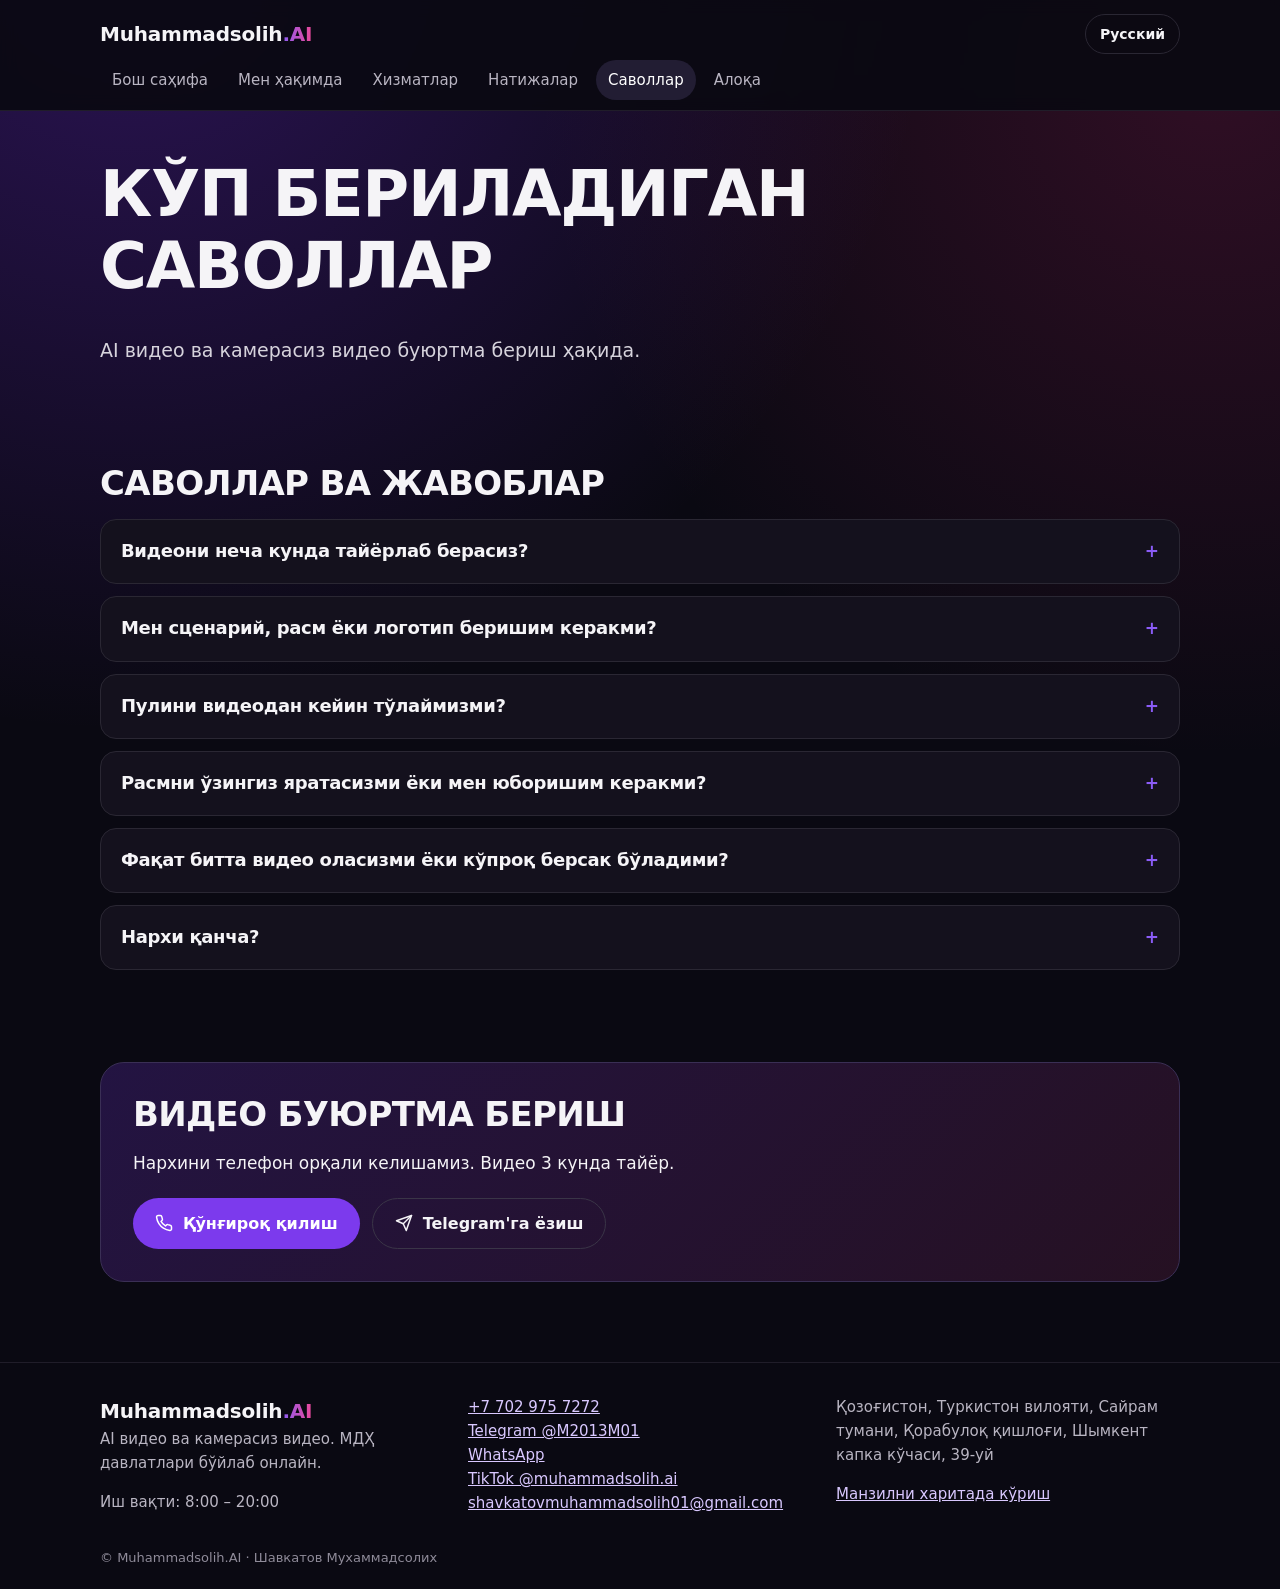
<file: faq.html>
<!doctype html>
<html lang="uz">
<head>
<meta charset="utf-8">
<meta name="viewport" content="width=device-width, initial-scale=1">
<title>AI видео бўйича саволлар — Muhammadsolih.AI</title>
<meta name="description" content="AI видео ва камерасиз видео бўйича саволлар: неча кунда тайёр, сценарий керакми, тўлов қандай, расмни ким тайёрлайди.">
<link rel="canonical" href="https://magical-tiramisu-feb652.netlify.app/faq.html">
<link rel="alternate" hreflang="uz" href="https://magical-tiramisu-feb652.netlify.app/faq.html">
<link rel="alternate" hreflang="ru" href="https://magical-tiramisu-feb652.netlify.app/ru/faq.html">
<link rel="alternate" hreflang="x-default" href="https://magical-tiramisu-feb652.netlify.app/faq.html">
<meta name="robots" content="index, follow">
<meta name="author" content="Шавкатов Мухаммадсолих">
<meta name="theme-color" content="#0a0912">
<meta property="og:type" content="website">
<meta property="og:site_name" content="Muhammadsolih.AI">
<meta property="og:title" content="AI видео бўйича саволлар — Muhammadsolih.AI">
<meta property="og:description" content="AI видео ва камерасиз видео бўйича саволлар: неча кунда тайёр, сценарий керакми, тўлов қандай, расмни ким тайёрлайди.">
<meta property="og:url" content="https://magical-tiramisu-feb652.netlify.app/faq.html">
<meta property="og:image" content="https://magical-tiramisu-feb652.netlify.app/images/og-image.jpg">
<meta property="og:image:width" content="1200">
<meta property="og:image:height" content="630">
<meta property="og:image:alt" content="Muhammadsolih.AI — AI видео ва камерасиз видео">
<meta property="og:locale" content="uz_UZ">
<meta property="og:locale:alternate" content="ru_RU">
<meta name="twitter:card" content="summary_large_image">
<meta name="twitter:title" content="AI видео бўйича саволлар — Muhammadsolih.AI">
<meta name="twitter:description" content="AI видео ва камерасиз видео бўйича саволлар: неча кунда тайёр, сценарий керакми, тўлов қандай, расмни ким тайёрлайди.">
<meta name="twitter:image" content="https://magical-tiramisu-feb652.netlify.app/images/og-image.jpg">
<link rel="icon" href="favicon.ico" sizes="any">
<link rel="icon" type="image/png" sizes="32x32" href="favicon-32x32.png">
<link rel="apple-touch-icon" href="apple-touch-icon.png">
<link rel="stylesheet" href="css/style.css">
<script type="application/ld+json">{"@context": "https://schema.org", "@type": "Person", "@id": "https://magical-tiramisu-feb652.netlify.app/#person", "name": "Шавкатов Мухаммадсолих", "givenName": "Мухаммадсолих", "familyName": "Шавкатов", "jobTitle": "AI мутахассис", "url": "https://magical-tiramisu-feb652.netlify.app/", "image": "https://magical-tiramisu-feb652.netlify.app/images/shavkatov-muhammadsolih-ai-mutaxassis.jpg", "email": "mailto:shavkatovmuhammadsolih01@gmail.com", "telephone": "+77029757272", "sameAs": ["https://www.tiktok.com/@muhammadsolih.ai", "https://t.me/M2013M01"], "worksFor": {"@id": "https://magical-tiramisu-feb652.netlify.app/#business"}}</script>
<script type="application/ld+json">{"@context": "https://schema.org", "@type": "ProfessionalService", "@id": "https://magical-tiramisu-feb652.netlify.app/#business", "name": "Muhammadsolih.AI", "url": "https://magical-tiramisu-feb652.netlify.app/", "image": "https://magical-tiramisu-feb652.netlify.app/images/og-image.jpg", "logo": "https://magical-tiramisu-feb652.netlify.app/images/icon-512.png", "telephone": "+77029757272", "email": "shavkatovmuhammadsolih01@gmail.com", "slogan": "Ўз касбимнинг моҳири бўлиш", "founder": {"@id": "https://magical-tiramisu-feb652.netlify.app/#person"}, "address": {"@type": "PostalAddress", "streetAddress": "Шымкент капка кўчаси, 39", "addressLocality": "Қорабулоқ", "addressRegion": "Туркистон вилояти, Сайрам тумани", "addressCountry": "KZ"}, "areaServed": {"@type": "Place", "name": "МДҲ давлатлари"}, "hasMap": "https://www.google.com/maps/search/?api=1&query=%D0%9A%D0%B0%D0%B7%D0%B0%D1%85%D1%81%D1%82%D0%B0%D0%BD%2C%20%D0%A2%D1%83%D1%80%D0%BA%D0%B5%D1%81%D1%82%D0%B0%D0%BD%D1%81%D0%BA%D0%B0%D1%8F%20%D0%BE%D0%B1%D0%BB%D0%B0%D1%81%D1%82%D1%8C%2C%20%D0%A1%D0%B0%D0%B9%D1%80%D0%B0%D0%BC%D1%81%D0%BA%D0%B8%D0%B9%20%D1%80%D0%B0%D0%B9%D0%BE%D0%BD%2C%20%D1%81%D0%B5%D0%BB%D0%BE%20%D0%9A%D0%B0%D1%80%D0%B0%D0%B1%D1%83%D0%BB%D0%B0%D0%BA%2C%20%D1%83%D0%BB%D0%B8%D1%86%D0%B0%20%D0%A8%D1%8B%D0%BC%D0%BA%D0%B5%D0%BD%D1%82%20%D0%BA%D0%B0%D0%BF%D0%BA%D0%B0%2039", "sameAs": ["https://www.tiktok.com/@muhammadsolih.ai", "https://t.me/M2013M01"]}</script>
<script type="application/ld+json">{"@context": "https://schema.org", "@type": "FAQPage", "mainEntity": [{"@type": "Question", "name": "Видеони неча кунда тайёрлаб берасиз?", "acceptedAnswer": {"@type": "Answer", "text": "3 кунда тайёрлаб бераман."}}, {"@type": "Question", "name": "Мен сценарий, расм ёки логотип беришим керакми?", "acceptedAnswer": {"@type": "Answer", "text": "Сценарий керак эмас — видео мавзусини берсангиз кифоя. Расм ва логотипни бериш керак."}}, {"@type": "Question", "name": "Пулини видеодан кейин тўлаймизми?", "acceptedAnswer": {"@type": "Answer", "text": "Видео тайёрлашдан олдин 50% тўланади, видео тайёр бўлгач қолган 50% тўланади."}}, {"@type": "Question", "name": "Расмни ўзингиз яратасизми ёки мен юборишим керакми?", "acceptedAnswer": {"@type": "Answer", "text": "Ҳа, расмни ўзим тайёрлай оламан. Агар ўзингизнинг расмингиз бўлса, юборинг — орқа фон ва кийимни ўзим ўзгартириб ишлай оламан."}}, {"@type": "Question", "name": "Фақат битта видео оласизми ёки кўпроқ берсак бўладими?", "acceptedAnswer": {"@type": "Answer", "text": "Кўпроқ берсангиз ҳам бўлади, фақат кўпроқ вақт кетади."}}, {"@type": "Question", "name": "Нархи қанча?", "acceptedAnswer": {"@type": "Answer", "text": "Нархи телефон орқали келишилади: +7 702 975 7272."}}]}</script>
<script type="application/ld+json">{"@context": "https://schema.org", "@type": "BreadcrumbList", "itemListElement": [{"@type": "ListItem", "position": 1, "name": "Бош саҳифа", "item": "https://magical-tiramisu-feb652.netlify.app/"}, {"@type": "ListItem", "position": 2, "name": "Саволлар", "item": "https://magical-tiramisu-feb652.netlify.app/faq.html"}]}</script>
</head>
<body>
<a class="skip" href="#main">Асосий қисмга ўтиш</a>
<header class="site-head"><div class="wrap head-row">
 <a class="brand" href="index.html">Muhammadsolih<span class="grad">.AI</span></a>
 <a class="lang" href="ru/faq.html" hreflang="ru" lang="ru">Русский</a>
</div>
<nav class="wrap nav" aria-label="Асосий меню"><a href="index.html">Бош саҳифа</a><a href="about.html">Мен ҳақимда</a><a href="services.html">Хизматлар</a><a href="results.html">Натижалар</a><a href="faq.html" aria-current="page">Саволлар</a><a href="contact.html">Алоқа</a></nav>
</header>
<main id="main">
<section class="wrap block page-top">
 <h1>Кўп бериладиган саволлар</h1>
 <p class="lead">AI видео ва камерасиз видео буюртма бериш ҳақида.</p>
</section>
<section class="wrap block">
 <h2>Саволлар ва жавоблар</h2>
 <div class="faq"><details><summary><h3>Видеони неча кунда тайёрлаб берасиз?</h3></summary><p>3 кунда тайёрлаб бераман.</p></details><details><summary><h3>Мен сценарий, расм ёки логотип беришим керакми?</h3></summary><p>Сценарий керак эмас — видео мавзусини берсангиз кифоя. Расм ва логотипни бериш керак.</p></details><details><summary><h3>Пулини видеодан кейин тўлаймизми?</h3></summary><p>Видео тайёрлашдан олдин 50% тўланади, видео тайёр бўлгач қолган 50% тўланади.</p></details><details><summary><h3>Расмни ўзингиз яратасизми ёки мен юборишим керакми?</h3></summary><p>Ҳа, расмни ўзим тайёрлай оламан. Агар ўзингизнинг расмингиз бўлса, юборинг — орқа фон ва кийимни ўзим ўзгартириб ишлай оламан.</p></details><details><summary><h3>Фақат битта видео оласизми ёки кўпроқ берсак бўладими?</h3></summary><p>Кўпроқ берсангиз ҳам бўлади, фақат кўпроқ вақт кетади.</p></details><details><summary><h3>Нархи қанча?</h3></summary><p>Нархи телефон орқали келишилади: +7 702 975 7272.</p></details></div>
</section>
<section class="wrap block"><div class="cta">
 <h2>Видео буюртма бериш</h2>
 <p>Нархини телефон орқали келишамиз. Видео 3 кунда тайёр.</p>
 <div class="btns"><a class="btn btn-primary" href="tel:+77029757272"><svg viewBox="0 0 24 24" aria-hidden="true"><path d="M22 16.9v3a2 2 0 0 1-2.2 2 19.8 19.8 0 0 1-8.6-3.1 19.5 19.5 0 0 1-6-6A19.8 19.8 0 0 1 2.1 4.2 2 2 0 0 1 4.1 2h3a2 2 0 0 1 2 1.7c.1 1 .4 1.9.7 2.8a2 2 0 0 1-.5 2.1L8 9.9a16 16 0 0 0 6 6l1.3-1.3a2 2 0 0 1 2.1-.4c.9.3 1.8.6 2.8.7a2 2 0 0 1 1.7 2z"/></svg>Қўнғироқ қилиш</a><a class="btn btn-ghost" href="https://t.me/M2013M01" target="_blank" rel="noopener"><svg viewBox="0 0 24 24" aria-hidden="true"><path d="M22 2 11 13"/><path d="M22 2 15 22l-4-9-9-4z"/></svg>Telegram&#x27;га ёзиш</a></div>
</div></section></main>
<footer class="site-foot"><div class="wrap foot-grid">
 <div><div class="brand">Muhammadsolih<span class="grad">.AI</span></div><p>AI видео ва камерасиз видео. МДҲ давлатлари бўйлаб онлайн.</p><p>Иш вақти: 8:00 – 20:00</p></div>
 <div><p><a href="tel:+77029757272">+7 702 975 7272</a><br><a href="https://t.me/M2013M01" target="_blank" rel="noopener">Telegram @M2013M01</a><br><a href="https://wa.me/qr/QH7MLJW7DTNBD1" target="_blank" rel="noopener">WhatsApp</a><br><a href="https://www.tiktok.com/@muhammadsolih.ai" target="_blank" rel="noopener">TikTok @muhammadsolih.ai</a><br><a href="mailto:shavkatovmuhammadsolih01@gmail.com">shavkatovmuhammadsolih01@gmail.com</a></p></div>
 <div><p>Қозоғистон, Туркистон вилояти, Сайрам тумани, Қорабулоқ қишлоғи, Шымкент капка кўчаси, 39-уй</p><p><a href="https://www.google.com/maps/search/?api=1&query=%D0%9A%D0%B0%D0%B7%D0%B0%D1%85%D1%81%D1%82%D0%B0%D0%BD%2C%20%D0%A2%D1%83%D1%80%D0%BA%D0%B5%D1%81%D1%82%D0%B0%D0%BD%D1%81%D0%BA%D0%B0%D1%8F%20%D0%BE%D0%B1%D0%BB%D0%B0%D1%81%D1%82%D1%8C%2C%20%D0%A1%D0%B0%D0%B9%D1%80%D0%B0%D0%BC%D1%81%D0%BA%D0%B8%D0%B9%20%D1%80%D0%B0%D0%B9%D0%BE%D0%BD%2C%20%D1%81%D0%B5%D0%BB%D0%BE%20%D0%9A%D0%B0%D1%80%D0%B0%D0%B1%D1%83%D0%BB%D0%B0%D0%BA%2C%20%D1%83%D0%BB%D0%B8%D1%86%D0%B0%20%D0%A8%D1%8B%D0%BC%D0%BA%D0%B5%D0%BD%D1%82%20%D0%BA%D0%B0%D0%BF%D0%BA%D0%B0%2039" target="_blank" rel="noopener">Манзилни харитада кўриш</a></p></div>
</div><div class="wrap copy">© Muhammadsolih.AI · Шавкатов Мухаммадсолих</div></footer>
</body>
</html>
</file>
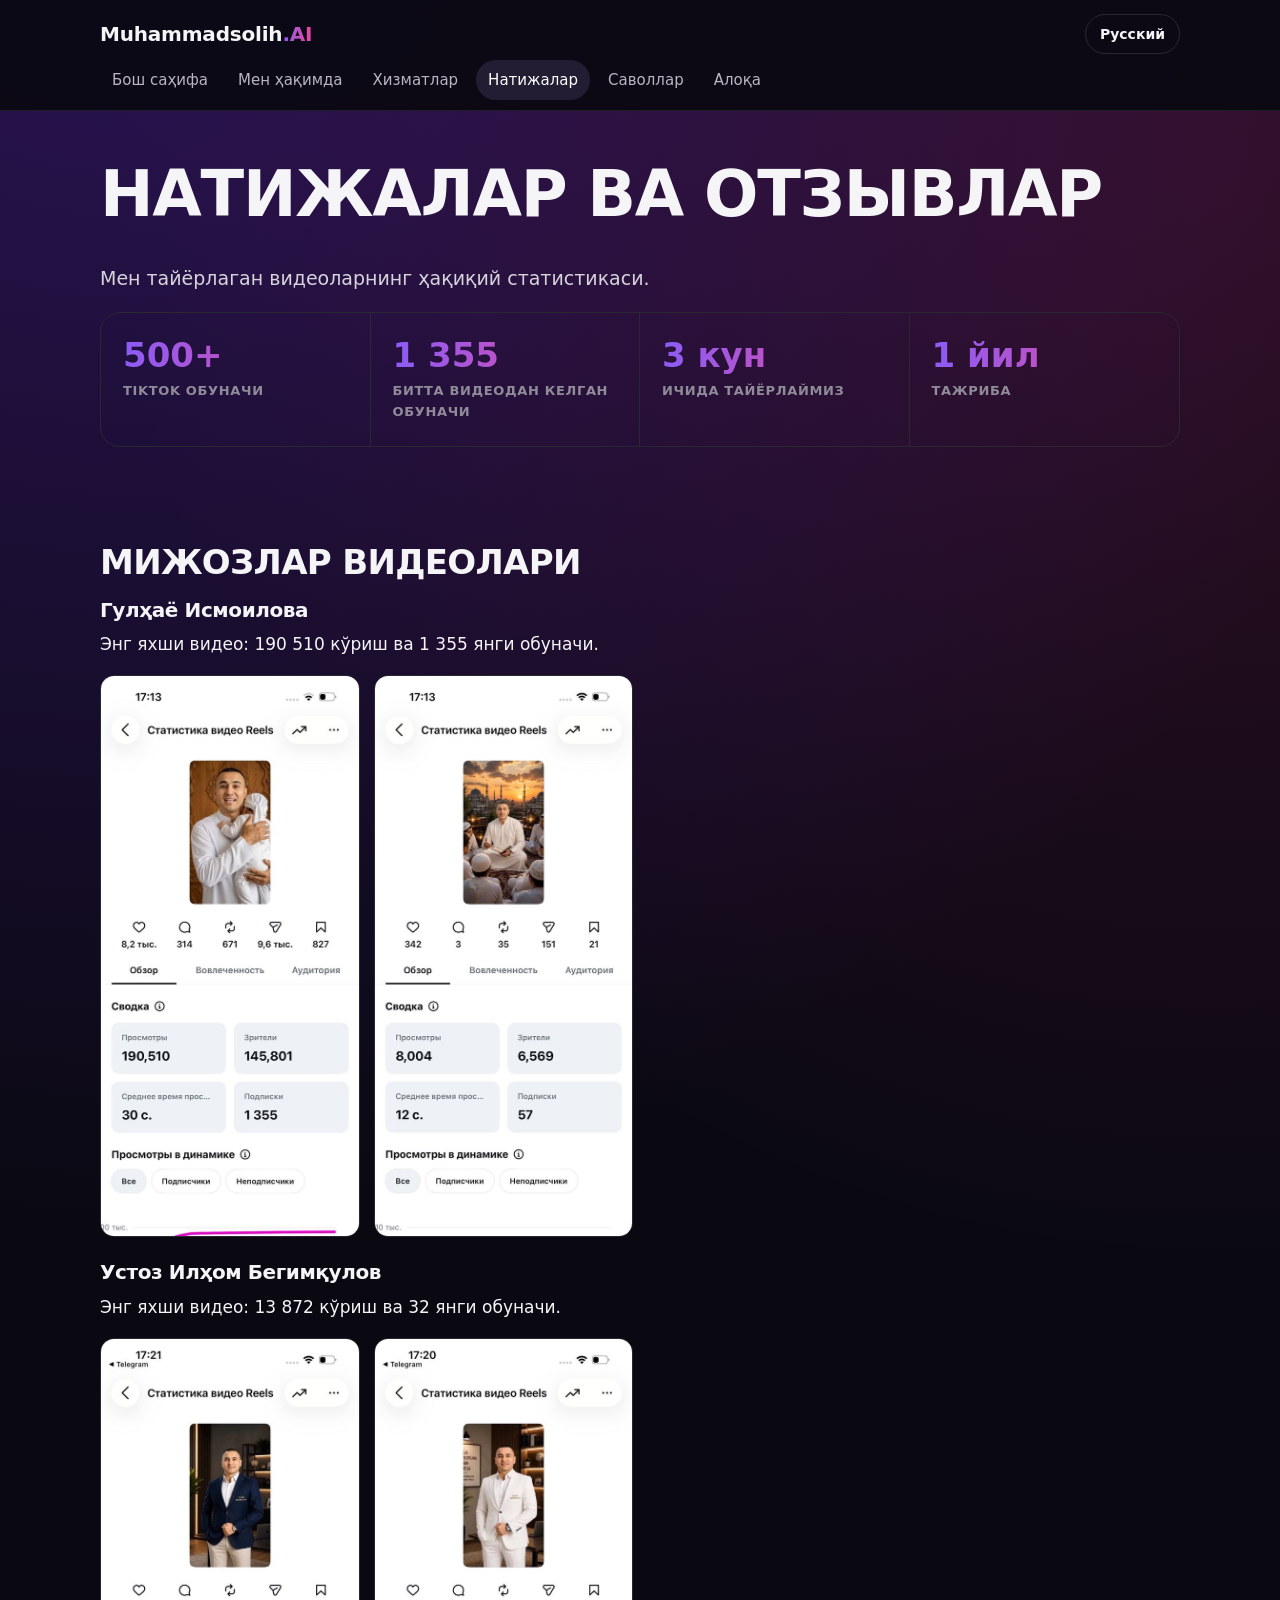
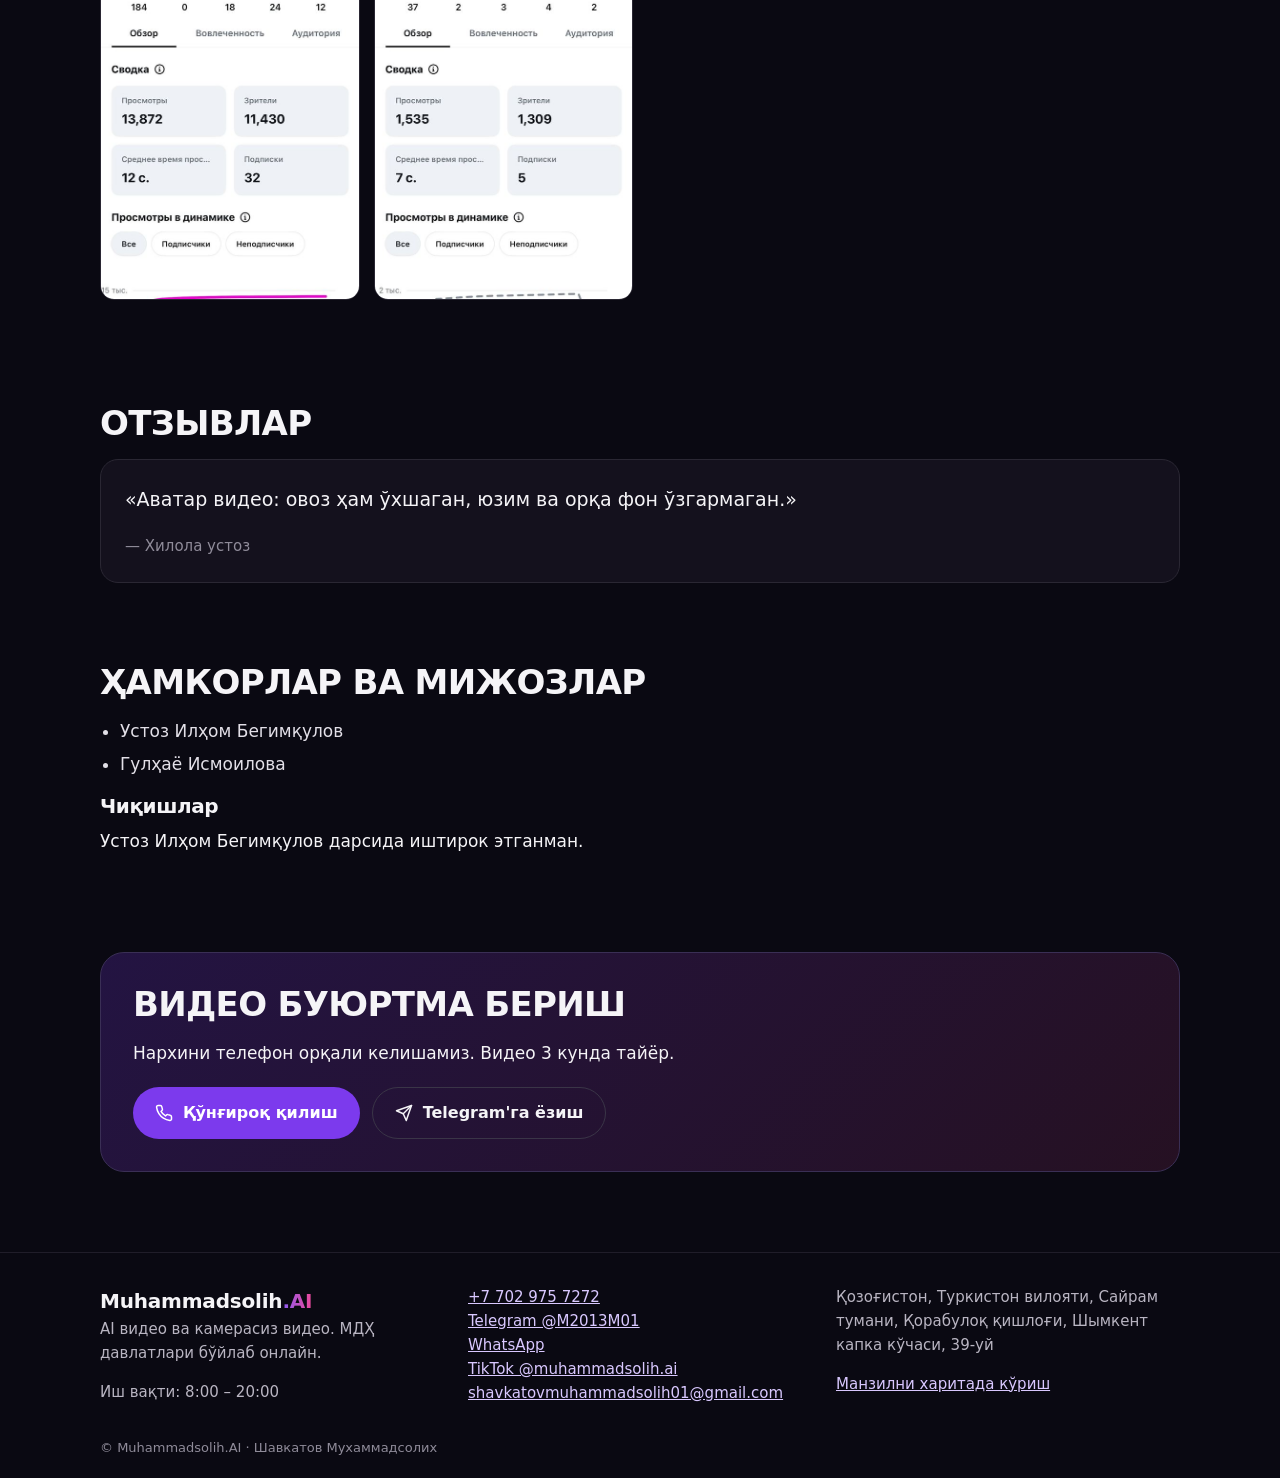
<file: results.html>
<!doctype html>
<html lang="uz">
<head>
<meta charset="utf-8">
<meta name="viewport" content="width=device-width, initial-scale=1">
<title>Натижалар ва отзывлар — AI видео | Muhammadsolih.AI</title>
<meta name="description" content="AI видео натижалари: бир видео 190 510 марта кўрилди ва 1 355 обуначи олиб келди. Мижозлар отзывлари ва ҳамкорлар.">
<link rel="canonical" href="https://magical-tiramisu-feb652.netlify.app/results.html">
<link rel="alternate" hreflang="uz" href="https://magical-tiramisu-feb652.netlify.app/results.html">
<link rel="alternate" hreflang="ru" href="https://magical-tiramisu-feb652.netlify.app/ru/results.html">
<link rel="alternate" hreflang="x-default" href="https://magical-tiramisu-feb652.netlify.app/results.html">
<meta name="robots" content="index, follow">
<meta name="author" content="Шавкатов Мухаммадсолих">
<meta name="theme-color" content="#0a0912">
<meta property="og:type" content="website">
<meta property="og:site_name" content="Muhammadsolih.AI">
<meta property="og:title" content="Натижалар ва отзывлар — AI видео | Muhammadsolih.AI">
<meta property="og:description" content="AI видео натижалари: бир видео 190 510 марта кўрилди ва 1 355 обуначи олиб келди. Мижозлар отзывлари ва ҳамкорлар.">
<meta property="og:url" content="https://magical-tiramisu-feb652.netlify.app/results.html">
<meta property="og:image" content="https://magical-tiramisu-feb652.netlify.app/images/og-image.jpg">
<meta property="og:image:width" content="1200">
<meta property="og:image:height" content="630">
<meta property="og:image:alt" content="Muhammadsolih.AI — AI видео ва камерасиз видео">
<meta property="og:locale" content="uz_UZ">
<meta property="og:locale:alternate" content="ru_RU">
<meta name="twitter:card" content="summary_large_image">
<meta name="twitter:title" content="Натижалар ва отзывлар — AI видео | Muhammadsolih.AI">
<meta name="twitter:description" content="AI видео натижалари: бир видео 190 510 марта кўрилди ва 1 355 обуначи олиб келди. Мижозлар отзывлари ва ҳамкорлар.">
<meta name="twitter:image" content="https://magical-tiramisu-feb652.netlify.app/images/og-image.jpg">
<link rel="icon" href="favicon.ico" sizes="any">
<link rel="icon" type="image/png" sizes="32x32" href="favicon-32x32.png">
<link rel="apple-touch-icon" href="apple-touch-icon.png">
<link rel="stylesheet" href="css/style.css">
<script type="application/ld+json">{"@context": "https://schema.org", "@type": "Person", "@id": "https://magical-tiramisu-feb652.netlify.app/#person", "name": "Шавкатов Мухаммадсолих", "givenName": "Мухаммадсолих", "familyName": "Шавкатов", "jobTitle": "AI мутахассис", "url": "https://magical-tiramisu-feb652.netlify.app/", "image": "https://magical-tiramisu-feb652.netlify.app/images/shavkatov-muhammadsolih-ai-mutaxassis.jpg", "email": "mailto:shavkatovmuhammadsolih01@gmail.com", "telephone": "+77029757272", "sameAs": ["https://www.tiktok.com/@muhammadsolih.ai", "https://t.me/M2013M01"], "worksFor": {"@id": "https://magical-tiramisu-feb652.netlify.app/#business"}}</script>
<script type="application/ld+json">{"@context": "https://schema.org", "@type": "ProfessionalService", "@id": "https://magical-tiramisu-feb652.netlify.app/#business", "name": "Muhammadsolih.AI", "url": "https://magical-tiramisu-feb652.netlify.app/", "image": "https://magical-tiramisu-feb652.netlify.app/images/og-image.jpg", "logo": "https://magical-tiramisu-feb652.netlify.app/images/icon-512.png", "telephone": "+77029757272", "email": "shavkatovmuhammadsolih01@gmail.com", "slogan": "Ўз касбимнинг моҳири бўлиш", "founder": {"@id": "https://magical-tiramisu-feb652.netlify.app/#person"}, "address": {"@type": "PostalAddress", "streetAddress": "Шымкент капка кўчаси, 39", "addressLocality": "Қорабулоқ", "addressRegion": "Туркистон вилояти, Сайрам тумани", "addressCountry": "KZ"}, "areaServed": {"@type": "Place", "name": "МДҲ давлатлари"}, "hasMap": "https://www.google.com/maps/search/?api=1&query=%D0%9A%D0%B0%D0%B7%D0%B0%D1%85%D1%81%D1%82%D0%B0%D0%BD%2C%20%D0%A2%D1%83%D1%80%D0%BA%D0%B5%D1%81%D1%82%D0%B0%D0%BD%D1%81%D0%BA%D0%B0%D1%8F%20%D0%BE%D0%B1%D0%BB%D0%B0%D1%81%D1%82%D1%8C%2C%20%D0%A1%D0%B0%D0%B9%D1%80%D0%B0%D0%BC%D1%81%D0%BA%D0%B8%D0%B9%20%D1%80%D0%B0%D0%B9%D0%BE%D0%BD%2C%20%D1%81%D0%B5%D0%BB%D0%BE%20%D0%9A%D0%B0%D1%80%D0%B0%D0%B1%D1%83%D0%BB%D0%B0%D0%BA%2C%20%D1%83%D0%BB%D0%B8%D1%86%D0%B0%20%D0%A8%D1%8B%D0%BC%D0%BA%D0%B5%D0%BD%D1%82%20%D0%BA%D0%B0%D0%BF%D0%BA%D0%B0%2039", "sameAs": ["https://www.tiktok.com/@muhammadsolih.ai", "https://t.me/M2013M01"]}</script>
<script type="application/ld+json">{"@context": "https://schema.org", "@type": "BreadcrumbList", "itemListElement": [{"@type": "ListItem", "position": 1, "name": "Бош саҳифа", "item": "https://magical-tiramisu-feb652.netlify.app/"}, {"@type": "ListItem", "position": 2, "name": "Натижалар", "item": "https://magical-tiramisu-feb652.netlify.app/results.html"}]}</script>
</head>
<body>
<a class="skip" href="#main">Асосий қисмга ўтиш</a>
<header class="site-head"><div class="wrap head-row">
 <a class="brand" href="index.html">Muhammadsolih<span class="grad">.AI</span></a>
 <a class="lang" href="ru/results.html" hreflang="ru" lang="ru">Русский</a>
</div>
<nav class="wrap nav" aria-label="Асосий меню"><a href="index.html">Бош саҳифа</a><a href="about.html">Мен ҳақимда</a><a href="services.html">Хизматлар</a><a href="results.html" aria-current="page">Натижалар</a><a href="faq.html">Саволлар</a><a href="contact.html">Алоқа</a></nav>
</header>
<main id="main">
<section class="wrap block page-top">
 <h1>Натижалар ва отзывлар</h1>
 <p class="lead">Мен тайёрлаган видеоларнинг ҳақиқий статистикаси.</p>
 <div class="stats"><div class="stat"><div class="num">500+</div><div class="lbl">TikTok обуначи</div></div><div class="stat"><div class="num">1 355</div><div class="lbl">битта видеодан келган обуначи</div></div><div class="stat"><div class="num">3 кун</div><div class="lbl">ичида тайёрлаймиз</div></div><div class="stat"><div class="num">1 йил</div><div class="lbl">тажриба</div></div></div>
</section>
<section class="wrap block">
 <h2>Мижозлар видеолари</h2>
 <h3>Гулҳаё Исмоилова</h3>
 <p>Энг яхши видео: 190 510 кўриш ва 1 355 янги обуначи.</p>
 <div class="shots"><figure class="shot"><img src="images/ai-video-natija-190510-korish.jpg" alt="AI видео натижаси: 190 510 кўриш ва 1 355 янги обуначи — Гулҳаё Исмоилова учун камерасиз видео" width="540" height="1175" loading="lazy" decoding="async"></figure><figure class="shot"><img src="images/ai-video-natija-8004-korish.jpg" alt="AI видео натижаси: 8 004 кўриш ва 57 янги обуначи — Гулҳаё Исмоилова учун видео" width="540" height="1175" loading="lazy" decoding="async"></figure></div>
 <h3>Устоз Илҳом Бегимқулов</h3>
 <p>Энг яхши видео: 13 872 кўриш ва 32 янги обуначи.</p>
 <div class="shots"><figure class="shot"><img src="images/ai-video-natija-13872-korish.jpg" alt="AI видео натижаси: 13 872 кўриш ва 32 янги обуначи — устоз Илҳом Бегимқулов учун видео" width="540" height="1175" loading="lazy" decoding="async"></figure><figure class="shot"><img src="images/ai-video-natija-1535-korish.jpg" alt="AI видео натижаси: 1 535 кўриш — устоз Илҳом Бегимқулов учун камерасиз видео" width="540" height="1175" loading="lazy" decoding="async"></figure></div>
</section>
<section class="wrap block">
 <h2>Отзывлар</h2>
 <blockquote class="quote"><p>«Аватар видео: овоз ҳам ўхшаган, юзим ва орқа фон ўзгармаган.»</p><footer>— Хилола устоз</footer></blockquote>
</section>
<section class="wrap block">
 <h2>Ҳамкорлар ва мижозлар</h2>
 <ul class="list"><li>Устоз Илҳом Бегимқулов</li><li>Гулҳаё Исмоилова</li></ul>
 <h3>Чиқишлар</h3>
 <p>Устоз Илҳом Бегимқулов дарсида иштирок этганман.</p>
</section>
<section class="wrap block"><div class="cta">
 <h2>Видео буюртма бериш</h2>
 <p>Нархини телефон орқали келишамиз. Видео 3 кунда тайёр.</p>
 <div class="btns"><a class="btn btn-primary" href="tel:+77029757272"><svg viewBox="0 0 24 24" aria-hidden="true"><path d="M22 16.9v3a2 2 0 0 1-2.2 2 19.8 19.8 0 0 1-8.6-3.1 19.5 19.5 0 0 1-6-6A19.8 19.8 0 0 1 2.1 4.2 2 2 0 0 1 4.1 2h3a2 2 0 0 1 2 1.7c.1 1 .4 1.9.7 2.8a2 2 0 0 1-.5 2.1L8 9.9a16 16 0 0 0 6 6l1.3-1.3a2 2 0 0 1 2.1-.4c.9.3 1.8.6 2.8.7a2 2 0 0 1 1.7 2z"/></svg>Қўнғироқ қилиш</a><a class="btn btn-ghost" href="https://t.me/M2013M01" target="_blank" rel="noopener"><svg viewBox="0 0 24 24" aria-hidden="true"><path d="M22 2 11 13"/><path d="M22 2 15 22l-4-9-9-4z"/></svg>Telegram&#x27;га ёзиш</a></div>
</div></section></main>
<footer class="site-foot"><div class="wrap foot-grid">
 <div><div class="brand">Muhammadsolih<span class="grad">.AI</span></div><p>AI видео ва камерасиз видео. МДҲ давлатлари бўйлаб онлайн.</p><p>Иш вақти: 8:00 – 20:00</p></div>
 <div><p><a href="tel:+77029757272">+7 702 975 7272</a><br><a href="https://t.me/M2013M01" target="_blank" rel="noopener">Telegram @M2013M01</a><br><a href="https://wa.me/qr/QH7MLJW7DTNBD1" target="_blank" rel="noopener">WhatsApp</a><br><a href="https://www.tiktok.com/@muhammadsolih.ai" target="_blank" rel="noopener">TikTok @muhammadsolih.ai</a><br><a href="mailto:shavkatovmuhammadsolih01@gmail.com">shavkatovmuhammadsolih01@gmail.com</a></p></div>
 <div><p>Қозоғистон, Туркистон вилояти, Сайрам тумани, Қорабулоқ қишлоғи, Шымкент капка кўчаси, 39-уй</p><p><a href="https://www.google.com/maps/search/?api=1&query=%D0%9A%D0%B0%D0%B7%D0%B0%D1%85%D1%81%D1%82%D0%B0%D0%BD%2C%20%D0%A2%D1%83%D1%80%D0%BA%D0%B5%D1%81%D1%82%D0%B0%D0%BD%D1%81%D0%BA%D0%B0%D1%8F%20%D0%BE%D0%B1%D0%BB%D0%B0%D1%81%D1%82%D1%8C%2C%20%D0%A1%D0%B0%D0%B9%D1%80%D0%B0%D0%BC%D1%81%D0%BA%D0%B8%D0%B9%20%D1%80%D0%B0%D0%B9%D0%BE%D0%BD%2C%20%D1%81%D0%B5%D0%BB%D0%BE%20%D0%9A%D0%B0%D1%80%D0%B0%D0%B1%D1%83%D0%BB%D0%B0%D0%BA%2C%20%D1%83%D0%BB%D0%B8%D1%86%D0%B0%20%D0%A8%D1%8B%D0%BC%D0%BA%D0%B5%D0%BD%D1%82%20%D0%BA%D0%B0%D0%BF%D0%BA%D0%B0%2039" target="_blank" rel="noopener">Манзилни харитада кўриш</a></p></div>
</div><div class="wrap copy">© Muhammadsolih.AI · Шавкатов Мухаммадсолих</div></footer>
</body>
</html>
</file>
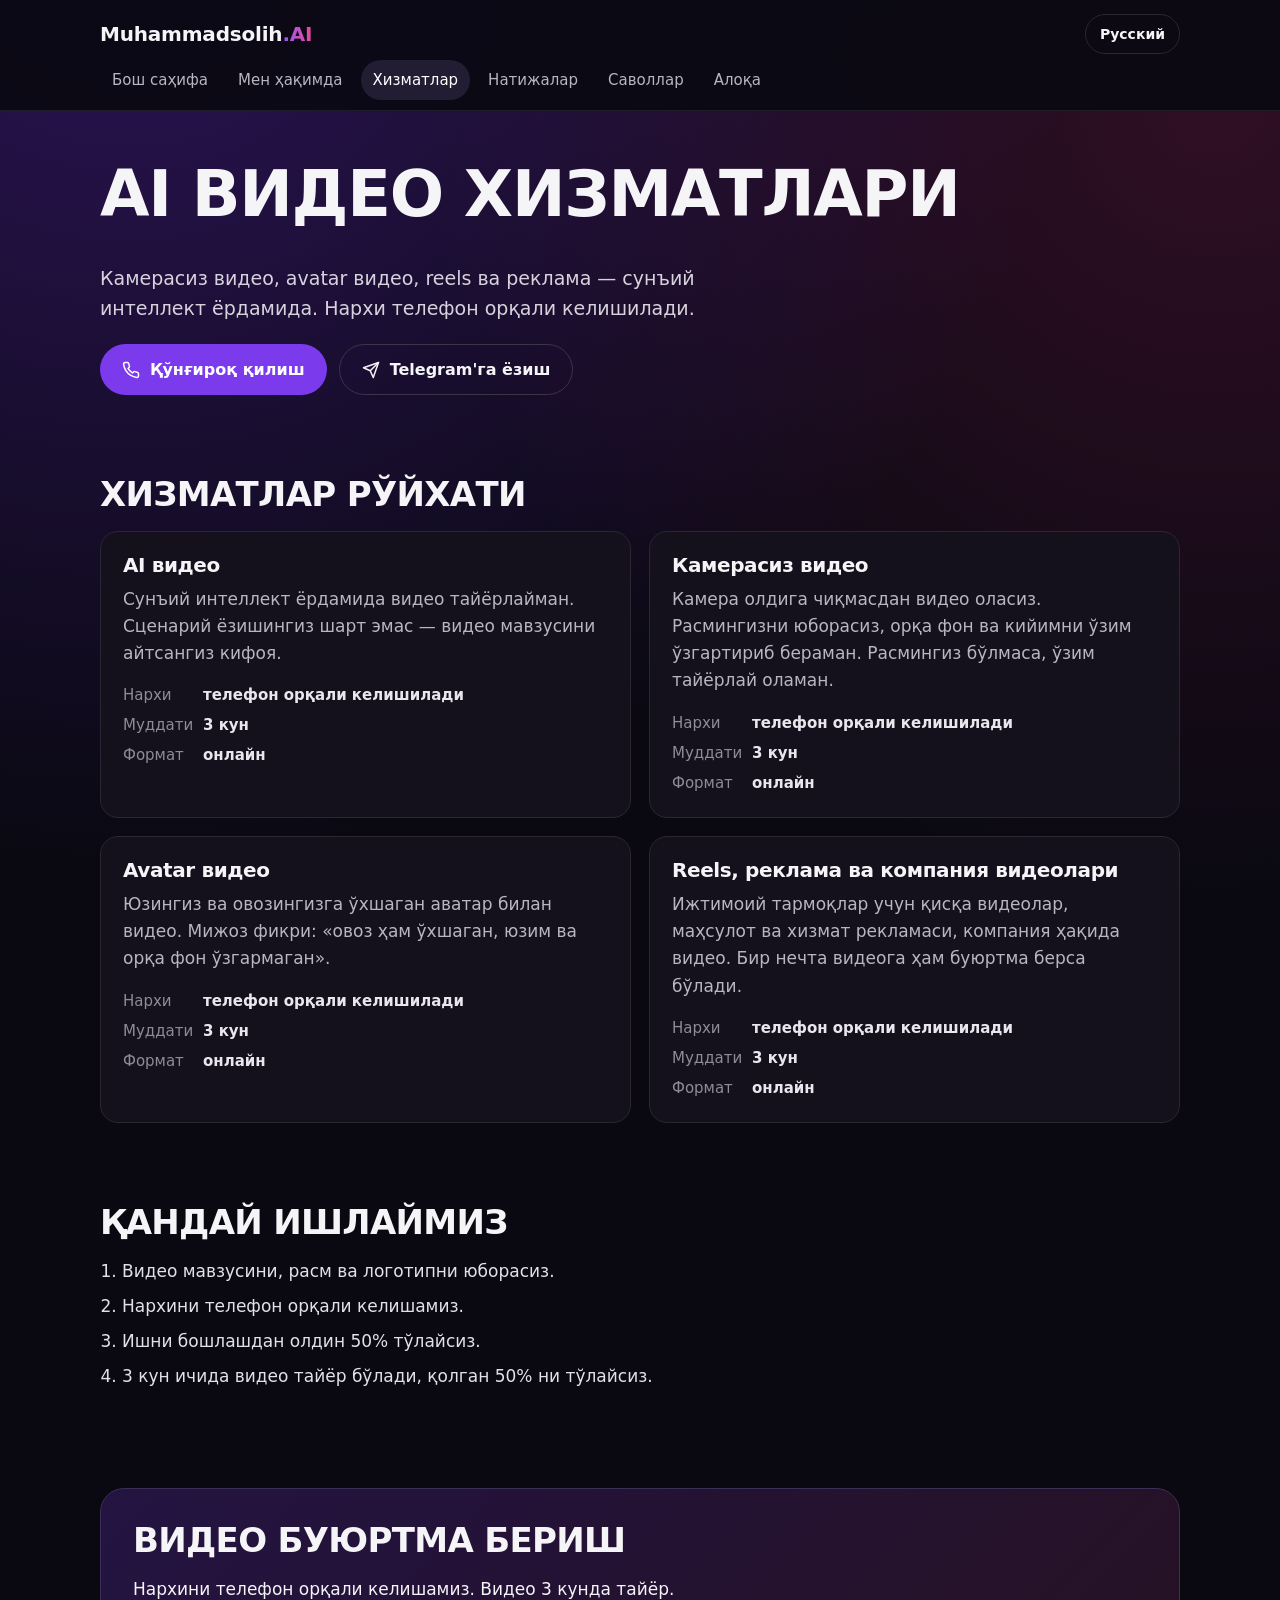
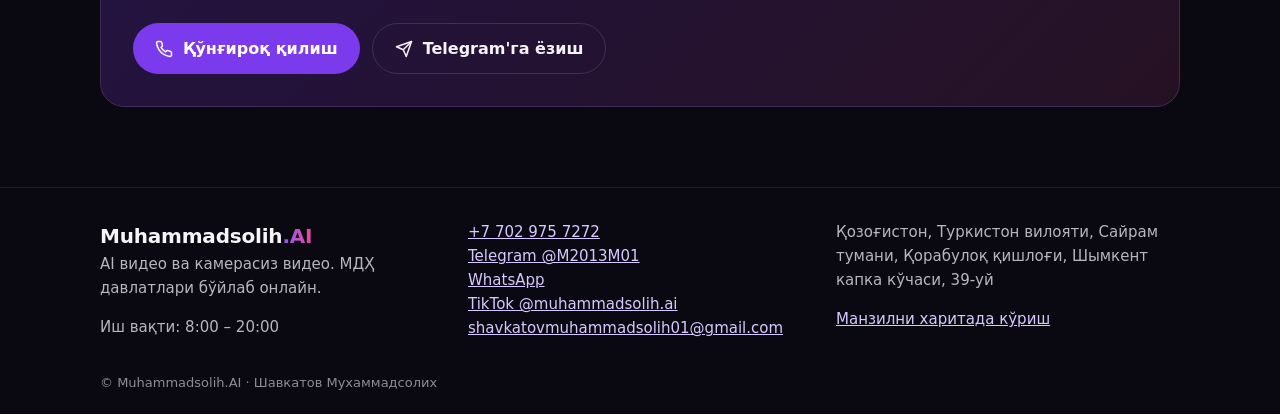
<file: services.html>
<!doctype html>
<html lang="uz">
<head>
<meta charset="utf-8">
<meta name="viewport" content="width=device-width, initial-scale=1">
<title>AI видео хизматлари: камерасиз видео | Muhammadsolih.AI</title>
<meta name="description" content="AI видео, камерасиз видео, avatar видео, reels ва реклама видео. Нархи телефон орқали келишилади, муддати 3 кун.">
<link rel="canonical" href="https://magical-tiramisu-feb652.netlify.app/services.html">
<link rel="alternate" hreflang="uz" href="https://magical-tiramisu-feb652.netlify.app/services.html">
<link rel="alternate" hreflang="ru" href="https://magical-tiramisu-feb652.netlify.app/ru/services.html">
<link rel="alternate" hreflang="x-default" href="https://magical-tiramisu-feb652.netlify.app/services.html">
<meta name="robots" content="index, follow">
<meta name="author" content="Шавкатов Мухаммадсолих">
<meta name="theme-color" content="#0a0912">
<meta property="og:type" content="website">
<meta property="og:site_name" content="Muhammadsolih.AI">
<meta property="og:title" content="AI видео хизматлари: камерасиз видео | Muhammadsolih.AI">
<meta property="og:description" content="AI видео, камерасиз видео, avatar видео, reels ва реклама видео. Нархи телефон орқали келишилади, муддати 3 кун.">
<meta property="og:url" content="https://magical-tiramisu-feb652.netlify.app/services.html">
<meta property="og:image" content="https://magical-tiramisu-feb652.netlify.app/images/og-image.jpg">
<meta property="og:image:width" content="1200">
<meta property="og:image:height" content="630">
<meta property="og:image:alt" content="Muhammadsolih.AI — AI видео ва камерасиз видео">
<meta property="og:locale" content="uz_UZ">
<meta property="og:locale:alternate" content="ru_RU">
<meta name="twitter:card" content="summary_large_image">
<meta name="twitter:title" content="AI видео хизматлари: камерасиз видео | Muhammadsolih.AI">
<meta name="twitter:description" content="AI видео, камерасиз видео, avatar видео, reels ва реклама видео. Нархи телефон орқали келишилади, муддати 3 кун.">
<meta name="twitter:image" content="https://magical-tiramisu-feb652.netlify.app/images/og-image.jpg">
<link rel="icon" href="favicon.ico" sizes="any">
<link rel="icon" type="image/png" sizes="32x32" href="favicon-32x32.png">
<link rel="apple-touch-icon" href="apple-touch-icon.png">
<link rel="stylesheet" href="css/style.css">
<script type="application/ld+json">{"@context": "https://schema.org", "@type": "Person", "@id": "https://magical-tiramisu-feb652.netlify.app/#person", "name": "Шавкатов Мухаммадсолих", "givenName": "Мухаммадсолих", "familyName": "Шавкатов", "jobTitle": "AI мутахассис", "url": "https://magical-tiramisu-feb652.netlify.app/", "image": "https://magical-tiramisu-feb652.netlify.app/images/shavkatov-muhammadsolih-ai-mutaxassis.jpg", "email": "mailto:shavkatovmuhammadsolih01@gmail.com", "telephone": "+77029757272", "sameAs": ["https://www.tiktok.com/@muhammadsolih.ai", "https://t.me/M2013M01"], "worksFor": {"@id": "https://magical-tiramisu-feb652.netlify.app/#business"}}</script>
<script type="application/ld+json">{"@context": "https://schema.org", "@type": "ProfessionalService", "@id": "https://magical-tiramisu-feb652.netlify.app/#business", "name": "Muhammadsolih.AI", "url": "https://magical-tiramisu-feb652.netlify.app/", "image": "https://magical-tiramisu-feb652.netlify.app/images/og-image.jpg", "logo": "https://magical-tiramisu-feb652.netlify.app/images/icon-512.png", "telephone": "+77029757272", "email": "shavkatovmuhammadsolih01@gmail.com", "slogan": "Ўз касбимнинг моҳири бўлиш", "founder": {"@id": "https://magical-tiramisu-feb652.netlify.app/#person"}, "address": {"@type": "PostalAddress", "streetAddress": "Шымкент капка кўчаси, 39", "addressLocality": "Қорабулоқ", "addressRegion": "Туркистон вилояти, Сайрам тумани", "addressCountry": "KZ"}, "areaServed": {"@type": "Place", "name": "МДҲ давлатлари"}, "hasMap": "https://www.google.com/maps/search/?api=1&query=%D0%9A%D0%B0%D0%B7%D0%B0%D1%85%D1%81%D1%82%D0%B0%D0%BD%2C%20%D0%A2%D1%83%D1%80%D0%BA%D0%B5%D1%81%D1%82%D0%B0%D0%BD%D1%81%D0%BA%D0%B0%D1%8F%20%D0%BE%D0%B1%D0%BB%D0%B0%D1%81%D1%82%D1%8C%2C%20%D0%A1%D0%B0%D0%B9%D1%80%D0%B0%D0%BC%D1%81%D0%BA%D0%B8%D0%B9%20%D1%80%D0%B0%D0%B9%D0%BE%D0%BD%2C%20%D1%81%D0%B5%D0%BB%D0%BE%20%D0%9A%D0%B0%D1%80%D0%B0%D0%B1%D1%83%D0%BB%D0%B0%D0%BA%2C%20%D1%83%D0%BB%D0%B8%D1%86%D0%B0%20%D0%A8%D1%8B%D0%BC%D0%BA%D0%B5%D0%BD%D1%82%20%D0%BA%D0%B0%D0%BF%D0%BA%D0%B0%2039", "sameAs": ["https://www.tiktok.com/@muhammadsolih.ai", "https://t.me/M2013M01"]}</script>
<script type="application/ld+json">{"@context": "https://schema.org", "@type": "Service", "name": "AI видео", "description": "Сунъий интеллект ёрдамида видео тайёрлайман. Сценарий ёзишингиз шарт эмас — видео мавзусини айтсангиз кифоя.", "serviceType": "AI видео", "provider": {"@id": "https://magical-tiramisu-feb652.netlify.app/#business"}, "areaServed": {"@type": "Place", "name": "МДҲ давлатлари"}, "url": "https://magical-tiramisu-feb652.netlify.app/services.html"}</script>
<script type="application/ld+json">{"@context": "https://schema.org", "@type": "Service", "name": "Камерасиз видео", "description": "Камера олдига чиқмасдан видео оласиз. Расмингизни юборасиз, орқа фон ва кийимни ўзим ўзгартириб бераман. Расмингиз бўлмаса, ўзим тайёрлай оламан.", "serviceType": "Камерасиз видео", "provider": {"@id": "https://magical-tiramisu-feb652.netlify.app/#business"}, "areaServed": {"@type": "Place", "name": "МДҲ давлатлари"}, "url": "https://magical-tiramisu-feb652.netlify.app/services.html"}</script>
<script type="application/ld+json">{"@context": "https://schema.org", "@type": "Service", "name": "Avatar видео", "description": "Юзингиз ва овозингизга ўхшаган аватар билан видео. Мижоз фикри: «овоз ҳам ўхшаган, юзим ва орқа фон ўзгармаган».", "serviceType": "Avatar видео", "provider": {"@id": "https://magical-tiramisu-feb652.netlify.app/#business"}, "areaServed": {"@type": "Place", "name": "МДҲ давлатлари"}, "url": "https://magical-tiramisu-feb652.netlify.app/services.html"}</script>
<script type="application/ld+json">{"@context": "https://schema.org", "@type": "Service", "name": "Reels, реклама ва компания видеолари", "description": "Ижтимоий тармоқлар учун қисқа видеолар, маҳсулот ва хизмат рекламаси, компания ҳақида видео. Бир нечта видеога ҳам буюртма берса бўлади.", "serviceType": "Reels, реклама ва компания видеолари", "provider": {"@id": "https://magical-tiramisu-feb652.netlify.app/#business"}, "areaServed": {"@type": "Place", "name": "МДҲ давлатлари"}, "url": "https://magical-tiramisu-feb652.netlify.app/services.html"}</script>
<script type="application/ld+json">{"@context": "https://schema.org", "@type": "BreadcrumbList", "itemListElement": [{"@type": "ListItem", "position": 1, "name": "Бош саҳифа", "item": "https://magical-tiramisu-feb652.netlify.app/"}, {"@type": "ListItem", "position": 2, "name": "Хизматлар", "item": "https://magical-tiramisu-feb652.netlify.app/services.html"}]}</script>
</head>
<body>
<a class="skip" href="#main">Асосий қисмга ўтиш</a>
<header class="site-head"><div class="wrap head-row">
 <a class="brand" href="index.html">Muhammadsolih<span class="grad">.AI</span></a>
 <a class="lang" href="ru/services.html" hreflang="ru" lang="ru">Русский</a>
</div>
<nav class="wrap nav" aria-label="Асосий меню"><a href="index.html">Бош саҳифа</a><a href="about.html">Мен ҳақимда</a><a href="services.html" aria-current="page">Хизматлар</a><a href="results.html">Натижалар</a><a href="faq.html">Саволлар</a><a href="contact.html">Алоқа</a></nav>
</header>
<main id="main">
<section class="wrap block page-top">
 <h1>AI видео хизматлари</h1>
 <p class="lead">Камерасиз видео, avatar видео, reels ва реклама — сунъий интеллект ёрдамида. Нархи телефон орқали келишилади.</p>
 <div class="btns"><a class="btn btn-primary" href="tel:+77029757272"><svg viewBox="0 0 24 24" aria-hidden="true"><path d="M22 16.9v3a2 2 0 0 1-2.2 2 19.8 19.8 0 0 1-8.6-3.1 19.5 19.5 0 0 1-6-6A19.8 19.8 0 0 1 2.1 4.2 2 2 0 0 1 4.1 2h3a2 2 0 0 1 2 1.7c.1 1 .4 1.9.7 2.8a2 2 0 0 1-.5 2.1L8 9.9a16 16 0 0 0 6 6l1.3-1.3a2 2 0 0 1 2.1-.4c.9.3 1.8.6 2.8.7a2 2 0 0 1 1.7 2z"/></svg>Қўнғироқ қилиш</a><a class="btn btn-ghost" href="https://t.me/M2013M01" target="_blank" rel="noopener"><svg viewBox="0 0 24 24" aria-hidden="true"><path d="M22 2 11 13"/><path d="M22 2 15 22l-4-9-9-4z"/></svg>Telegram&#x27;га ёзиш</a></div>
</section>
<section class="wrap block">
 <h2>Хизматлар рўйхати</h2>
 <div class="grid2"><article class="card"><h3>AI видео</h3><p>Сунъий интеллект ёрдамида видео тайёрлайман. Сценарий ёзишингиз шарт эмас — видео мавзусини айтсангиз кифоя.</p>
<dl class="meta"><div><dt>Нархи</dt><dd>телефон орқали келишилади</dd></div>
<div><dt>Муддати</dt><dd>3 кун</dd></div>
<div><dt>Формат</dt><dd>онлайн</dd></div></dl></article><article class="card"><h3>Камерасиз видео</h3><p>Камера олдига чиқмасдан видео оласиз. Расмингизни юборасиз, орқа фон ва кийимни ўзим ўзгартириб бераман. Расмингиз бўлмаса, ўзим тайёрлай оламан.</p>
<dl class="meta"><div><dt>Нархи</dt><dd>телефон орқали келишилади</dd></div>
<div><dt>Муддати</dt><dd>3 кун</dd></div>
<div><dt>Формат</dt><dd>онлайн</dd></div></dl></article><article class="card"><h3>Avatar видео</h3><p>Юзингиз ва овозингизга ўхшаган аватар билан видео. Мижоз фикри: «овоз ҳам ўхшаган, юзим ва орқа фон ўзгармаган».</p>
<dl class="meta"><div><dt>Нархи</dt><dd>телефон орқали келишилади</dd></div>
<div><dt>Муддати</dt><dd>3 кун</dd></div>
<div><dt>Формат</dt><dd>онлайн</dd></div></dl></article><article class="card"><h3>Reels, реклама ва компания видеолари</h3><p>Ижтимоий тармоқлар учун қисқа видеолар, маҳсулот ва хизмат рекламаси, компания ҳақида видео. Бир нечта видеога ҳам буюртма берса бўлади.</p>
<dl class="meta"><div><dt>Нархи</dt><dd>телефон орқали келишилади</dd></div>
<div><dt>Муддати</dt><dd>3 кун</dd></div>
<div><dt>Формат</dt><dd>онлайн</dd></div></dl></article></div>
</section>
<section class="wrap block">
 <h2>Қандай ишлаймиз</h2>
 <ol class="steps"><li>Видео мавзусини, расм ва логотипни юборасиз.</li><li>Нархини телефон орқали келишамиз.</li><li>Ишни бошлашдан олдин 50% тўлайсиз.</li><li>3 кун ичида видео тайёр бўлади, қолган 50% ни тўлайсиз.</li></ol>
</section>
<section class="wrap block"><div class="cta">
 <h2>Видео буюртма бериш</h2>
 <p>Нархини телефон орқали келишамиз. Видео 3 кунда тайёр.</p>
 <div class="btns"><a class="btn btn-primary" href="tel:+77029757272"><svg viewBox="0 0 24 24" aria-hidden="true"><path d="M22 16.9v3a2 2 0 0 1-2.2 2 19.8 19.8 0 0 1-8.6-3.1 19.5 19.5 0 0 1-6-6A19.8 19.8 0 0 1 2.1 4.2 2 2 0 0 1 4.1 2h3a2 2 0 0 1 2 1.7c.1 1 .4 1.9.7 2.8a2 2 0 0 1-.5 2.1L8 9.9a16 16 0 0 0 6 6l1.3-1.3a2 2 0 0 1 2.1-.4c.9.3 1.8.6 2.8.7a2 2 0 0 1 1.7 2z"/></svg>Қўнғироқ қилиш</a><a class="btn btn-ghost" href="https://t.me/M2013M01" target="_blank" rel="noopener"><svg viewBox="0 0 24 24" aria-hidden="true"><path d="M22 2 11 13"/><path d="M22 2 15 22l-4-9-9-4z"/></svg>Telegram&#x27;га ёзиш</a></div>
</div></section></main>
<footer class="site-foot"><div class="wrap foot-grid">
 <div><div class="brand">Muhammadsolih<span class="grad">.AI</span></div><p>AI видео ва камерасиз видео. МДҲ давлатлари бўйлаб онлайн.</p><p>Иш вақти: 8:00 – 20:00</p></div>
 <div><p><a href="tel:+77029757272">+7 702 975 7272</a><br><a href="https://t.me/M2013M01" target="_blank" rel="noopener">Telegram @M2013M01</a><br><a href="https://wa.me/qr/QH7MLJW7DTNBD1" target="_blank" rel="noopener">WhatsApp</a><br><a href="https://www.tiktok.com/@muhammadsolih.ai" target="_blank" rel="noopener">TikTok @muhammadsolih.ai</a><br><a href="mailto:shavkatovmuhammadsolih01@gmail.com">shavkatovmuhammadsolih01@gmail.com</a></p></div>
 <div><p>Қозоғистон, Туркистон вилояти, Сайрам тумани, Қорабулоқ қишлоғи, Шымкент капка кўчаси, 39-уй</p><p><a href="https://www.google.com/maps/search/?api=1&query=%D0%9A%D0%B0%D0%B7%D0%B0%D1%85%D1%81%D1%82%D0%B0%D0%BD%2C%20%D0%A2%D1%83%D1%80%D0%BA%D0%B5%D1%81%D1%82%D0%B0%D0%BD%D1%81%D0%BA%D0%B0%D1%8F%20%D0%BE%D0%B1%D0%BB%D0%B0%D1%81%D1%82%D1%8C%2C%20%D0%A1%D0%B0%D0%B9%D1%80%D0%B0%D0%BC%D1%81%D0%BA%D0%B8%D0%B9%20%D1%80%D0%B0%D0%B9%D0%BE%D0%BD%2C%20%D1%81%D0%B5%D0%BB%D0%BE%20%D0%9A%D0%B0%D1%80%D0%B0%D0%B1%D1%83%D0%BB%D0%B0%D0%BA%2C%20%D1%83%D0%BB%D0%B8%D1%86%D0%B0%20%D0%A8%D1%8B%D0%BC%D0%BA%D0%B5%D0%BD%D1%82%20%D0%BA%D0%B0%D0%BF%D0%BA%D0%B0%2039" target="_blank" rel="noopener">Манзилни харитада кўриш</a></p></div>
</div><div class="wrap copy">© Muhammadsolih.AI · Шавкатов Мухаммадсолих</div></footer>
</body>
</html>
</file>
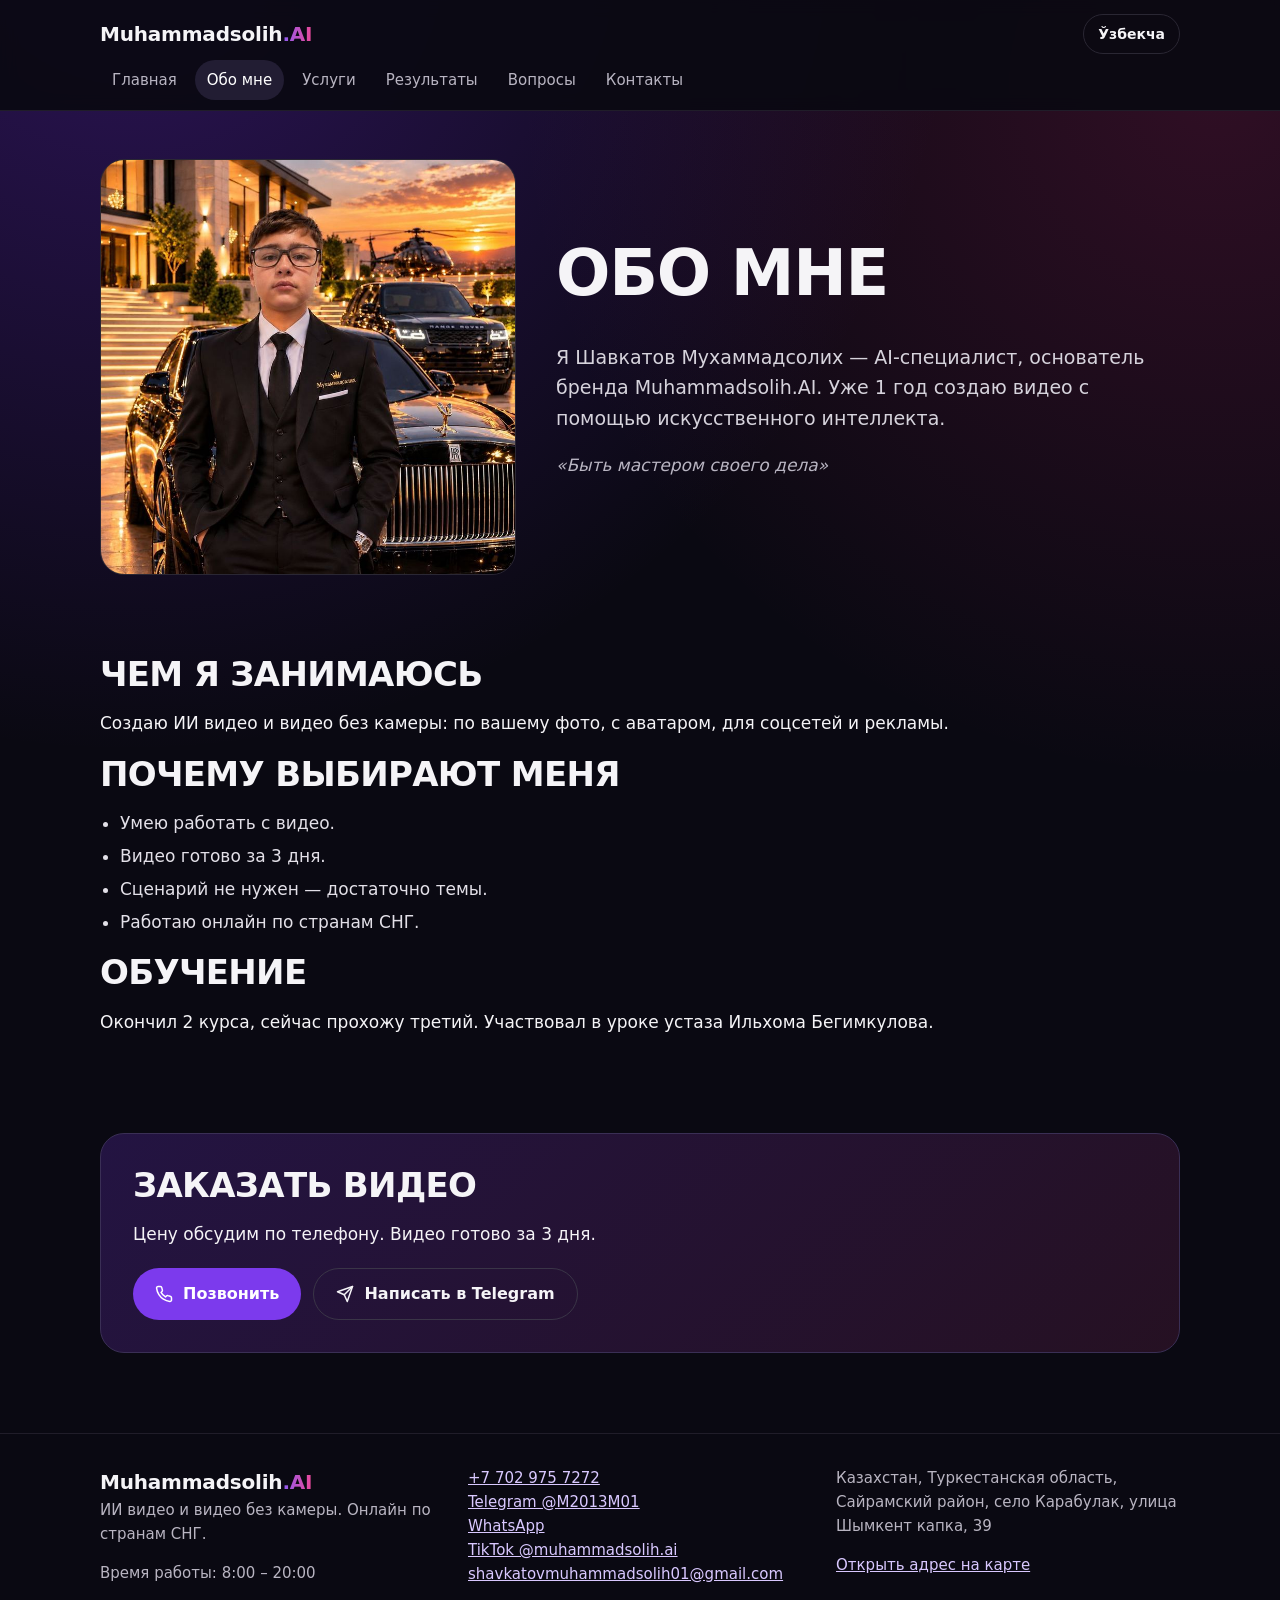
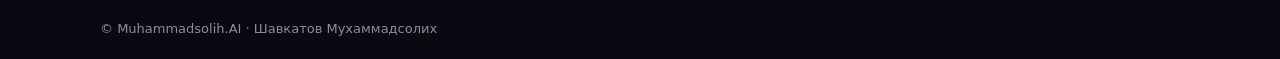
<file: ru/about.html>
<!doctype html>
<html lang="ru">
<head>
<meta charset="utf-8">
<meta name="viewport" content="width=device-width, initial-scale=1">
<title>Обо мне — Шавкатов Мухаммадсолих, AI-специалист</title>
<meta name="description" content="Шавкатов Мухаммадсолих — AI-специалист, уже 1 год создаёт ИИ видео и видео без камеры. Бренд Muhammadsolih.AI.">
<link rel="canonical" href="https://magical-tiramisu-feb652.netlify.app/ru/about.html">
<link rel="alternate" hreflang="uz" href="https://magical-tiramisu-feb652.netlify.app/about.html">
<link rel="alternate" hreflang="ru" href="https://magical-tiramisu-feb652.netlify.app/ru/about.html">
<link rel="alternate" hreflang="x-default" href="https://magical-tiramisu-feb652.netlify.app/about.html">
<meta name="robots" content="index, follow">
<meta name="author" content="Шавкатов Мухаммадсолих">
<meta name="theme-color" content="#0a0912">
<meta property="og:type" content="website">
<meta property="og:site_name" content="Muhammadsolih.AI">
<meta property="og:title" content="Обо мне — Шавкатов Мухаммадсолих, AI-специалист">
<meta property="og:description" content="Шавкатов Мухаммадсолих — AI-специалист, уже 1 год создаёт ИИ видео и видео без камеры. Бренд Muhammadsolih.AI.">
<meta property="og:url" content="https://magical-tiramisu-feb652.netlify.app/ru/about.html">
<meta property="og:image" content="https://magical-tiramisu-feb652.netlify.app/images/og-image.jpg">
<meta property="og:image:width" content="1200">
<meta property="og:image:height" content="630">
<meta property="og:image:alt" content="Muhammadsolih.AI — ИИ видео и видео без камеры">
<meta property="og:locale" content="ru_RU">
<meta property="og:locale:alternate" content="uz_UZ">
<meta name="twitter:card" content="summary_large_image">
<meta name="twitter:title" content="Обо мне — Шавкатов Мухаммадсолих, AI-специалист">
<meta name="twitter:description" content="Шавкатов Мухаммадсолих — AI-специалист, уже 1 год создаёт ИИ видео и видео без камеры. Бренд Muhammadsolih.AI.">
<meta name="twitter:image" content="https://magical-tiramisu-feb652.netlify.app/images/og-image.jpg">
<link rel="icon" href="../favicon.ico" sizes="any">
<link rel="icon" type="image/png" sizes="32x32" href="../favicon-32x32.png">
<link rel="apple-touch-icon" href="../apple-touch-icon.png">
<link rel="stylesheet" href="../css/style.css">
<script type="application/ld+json">{"@context": "https://schema.org", "@type": "Person", "@id": "https://magical-tiramisu-feb652.netlify.app/#person", "name": "Шавкатов Мухаммадсолих", "givenName": "Мухаммадсолих", "familyName": "Шавкатов", "jobTitle": "AI-специалист", "url": "https://magical-tiramisu-feb652.netlify.app/ru/", "image": "https://magical-tiramisu-feb652.netlify.app/images/shavkatov-muhammadsolih-ai-mutaxassis.jpg", "email": "mailto:shavkatovmuhammadsolih01@gmail.com", "telephone": "+77029757272", "sameAs": ["https://www.tiktok.com/@muhammadsolih.ai", "https://t.me/M2013M01"], "worksFor": {"@id": "https://magical-tiramisu-feb652.netlify.app/#business"}}</script>
<script type="application/ld+json">{"@context": "https://schema.org", "@type": "ProfessionalService", "@id": "https://magical-tiramisu-feb652.netlify.app/#business", "name": "Muhammadsolih.AI", "url": "https://magical-tiramisu-feb652.netlify.app/ru/", "image": "https://magical-tiramisu-feb652.netlify.app/images/og-image.jpg", "logo": "https://magical-tiramisu-feb652.netlify.app/images/icon-512.png", "telephone": "+77029757272", "email": "shavkatovmuhammadsolih01@gmail.com", "slogan": "Быть мастером своего дела", "founder": {"@id": "https://magical-tiramisu-feb652.netlify.app/#person"}, "address": {"@type": "PostalAddress", "streetAddress": "улица Шымкент капка, 39", "addressLocality": "Карабулак", "addressRegion": "Туркестанская область, Сайрамский район", "addressCountry": "KZ"}, "areaServed": {"@type": "Place", "name": "Страны СНГ"}, "hasMap": "https://www.google.com/maps/search/?api=1&query=%D0%9A%D0%B0%D0%B7%D0%B0%D1%85%D1%81%D1%82%D0%B0%D0%BD%2C%20%D0%A2%D1%83%D1%80%D0%BA%D0%B5%D1%81%D1%82%D0%B0%D0%BD%D1%81%D0%BA%D0%B0%D1%8F%20%D0%BE%D0%B1%D0%BB%D0%B0%D1%81%D1%82%D1%8C%2C%20%D0%A1%D0%B0%D0%B9%D1%80%D0%B0%D0%BC%D1%81%D0%BA%D0%B8%D0%B9%20%D1%80%D0%B0%D0%B9%D0%BE%D0%BD%2C%20%D1%81%D0%B5%D0%BB%D0%BE%20%D0%9A%D0%B0%D1%80%D0%B0%D0%B1%D1%83%D0%BB%D0%B0%D0%BA%2C%20%D1%83%D0%BB%D0%B8%D1%86%D0%B0%20%D0%A8%D1%8B%D0%BC%D0%BA%D0%B5%D0%BD%D1%82%20%D0%BA%D0%B0%D0%BF%D0%BA%D0%B0%2039", "sameAs": ["https://www.tiktok.com/@muhammadsolih.ai", "https://t.me/M2013M01"]}</script>
<script type="application/ld+json">{"@context": "https://schema.org", "@type": "BreadcrumbList", "itemListElement": [{"@type": "ListItem", "position": 1, "name": "Главная", "item": "https://magical-tiramisu-feb652.netlify.app/ru/"}, {"@type": "ListItem", "position": 2, "name": "Обо мне", "item": "https://magical-tiramisu-feb652.netlify.app/ru/about.html"}]}</script>
</head>
<body>
<a class="skip" href="#main">Перейти к содержанию</a>
<header class="site-head"><div class="wrap head-row">
 <a class="brand" href="../ru/index.html">Muhammadsolih<span class="grad">.AI</span></a>
 <a class="lang" href="../about.html" hreflang="uz" lang="uz">Ўзбекча</a>
</div>
<nav class="wrap nav" aria-label="Главное меню"><a href="../ru/index.html">Главная</a><a href="../ru/about.html" aria-current="page">Обо мне</a><a href="../ru/services.html">Услуги</a><a href="../ru/results.html">Результаты</a><a href="../ru/faq.html">Вопросы</a><a href="../ru/contact.html">Контакты</a></nav>
</header>
<main id="main">
<section class="wrap block page-top">
 <div class="about-grid">
  <figure class="hero-photo"><img src="../images/shavkatov-muhammadsolih-ai-mutaxassis.jpg" alt="Шавкатов Мухаммадсолих — специалист по ИИ видео и видео без камеры, Muhammadsolih.AI" width="800" height="800" fetchpriority="high"></figure>
  <div>
   <h1>Обо мне</h1>
   <p class="lead">Я Шавкатов Мухаммадсолих — AI-специалист, основатель бренда Muhammadsolih.AI. Уже 1 год создаю видео с помощью искусственного интеллекта.</p>
   <p class="slogan">«Быть мастером своего дела»</p>
  </div>
 </div>
</section>
<section class="wrap block">
 <h2>Чем я занимаюсь</h2>
 <p>Создаю ИИ видео и видео без камеры: по вашему фото, с аватаром, для соцсетей и рекламы.</p>
 <h2>Почему выбирают меня</h2>
 <ul class="list">
  <li>Умею работать с видео.</li>
  <li>Видео готово за 3 дня.</li>
  <li>Сценарий не нужен — достаточно темы.</li>
  <li>Работаю онлайн по странам СНГ.</li>
 </ul>
 <h2>Обучение</h2>
 <p>Окончил 2 курса, сейчас прохожу третий. Участвовал в уроке устаза Ильхома Бегимкулова.</p>
</section>
<section class="wrap block"><div class="cta">
 <h2>Заказать видео</h2>
 <p>Цену обсудим по телефону. Видео готово за 3 дня.</p>
 <div class="btns"><a class="btn btn-primary" href="tel:+77029757272"><svg viewBox="0 0 24 24" aria-hidden="true"><path d="M22 16.9v3a2 2 0 0 1-2.2 2 19.8 19.8 0 0 1-8.6-3.1 19.5 19.5 0 0 1-6-6A19.8 19.8 0 0 1 2.1 4.2 2 2 0 0 1 4.1 2h3a2 2 0 0 1 2 1.7c.1 1 .4 1.9.7 2.8a2 2 0 0 1-.5 2.1L8 9.9a16 16 0 0 0 6 6l1.3-1.3a2 2 0 0 1 2.1-.4c.9.3 1.8.6 2.8.7a2 2 0 0 1 1.7 2z"/></svg>Позвонить</a><a class="btn btn-ghost" href="https://t.me/M2013M01" target="_blank" rel="noopener"><svg viewBox="0 0 24 24" aria-hidden="true"><path d="M22 2 11 13"/><path d="M22 2 15 22l-4-9-9-4z"/></svg>Написать в Telegram</a></div>
</div></section></main>
<footer class="site-foot"><div class="wrap foot-grid">
 <div><div class="brand">Muhammadsolih<span class="grad">.AI</span></div><p>ИИ видео и видео без камеры. Онлайн по странам СНГ.</p><p>Время работы: 8:00 – 20:00</p></div>
 <div><p><a href="tel:+77029757272">+7 702 975 7272</a><br><a href="https://t.me/M2013M01" target="_blank" rel="noopener">Telegram @M2013M01</a><br><a href="https://wa.me/qr/QH7MLJW7DTNBD1" target="_blank" rel="noopener">WhatsApp</a><br><a href="https://www.tiktok.com/@muhammadsolih.ai" target="_blank" rel="noopener">TikTok @muhammadsolih.ai</a><br><a href="mailto:shavkatovmuhammadsolih01@gmail.com">shavkatovmuhammadsolih01@gmail.com</a></p></div>
 <div><p>Казахстан, Туркестанская область, Сайрамский район, село Карабулак, улица Шымкент капка, 39</p><p><a href="https://www.google.com/maps/search/?api=1&query=%D0%9A%D0%B0%D0%B7%D0%B0%D1%85%D1%81%D1%82%D0%B0%D0%BD%2C%20%D0%A2%D1%83%D1%80%D0%BA%D0%B5%D1%81%D1%82%D0%B0%D0%BD%D1%81%D0%BA%D0%B0%D1%8F%20%D0%BE%D0%B1%D0%BB%D0%B0%D1%81%D1%82%D1%8C%2C%20%D0%A1%D0%B0%D0%B9%D1%80%D0%B0%D0%BC%D1%81%D0%BA%D0%B8%D0%B9%20%D1%80%D0%B0%D0%B9%D0%BE%D0%BD%2C%20%D1%81%D0%B5%D0%BB%D0%BE%20%D0%9A%D0%B0%D1%80%D0%B0%D0%B1%D1%83%D0%BB%D0%B0%D0%BA%2C%20%D1%83%D0%BB%D0%B8%D1%86%D0%B0%20%D0%A8%D1%8B%D0%BC%D0%BA%D0%B5%D0%BD%D1%82%20%D0%BA%D0%B0%D0%BF%D0%BA%D0%B0%2039" target="_blank" rel="noopener">Открыть адрес на карте</a></p></div>
</div><div class="wrap copy">© Muhammadsolih.AI · Шавкатов Мухаммадсолих</div></footer>
</body>
</html>
</file>
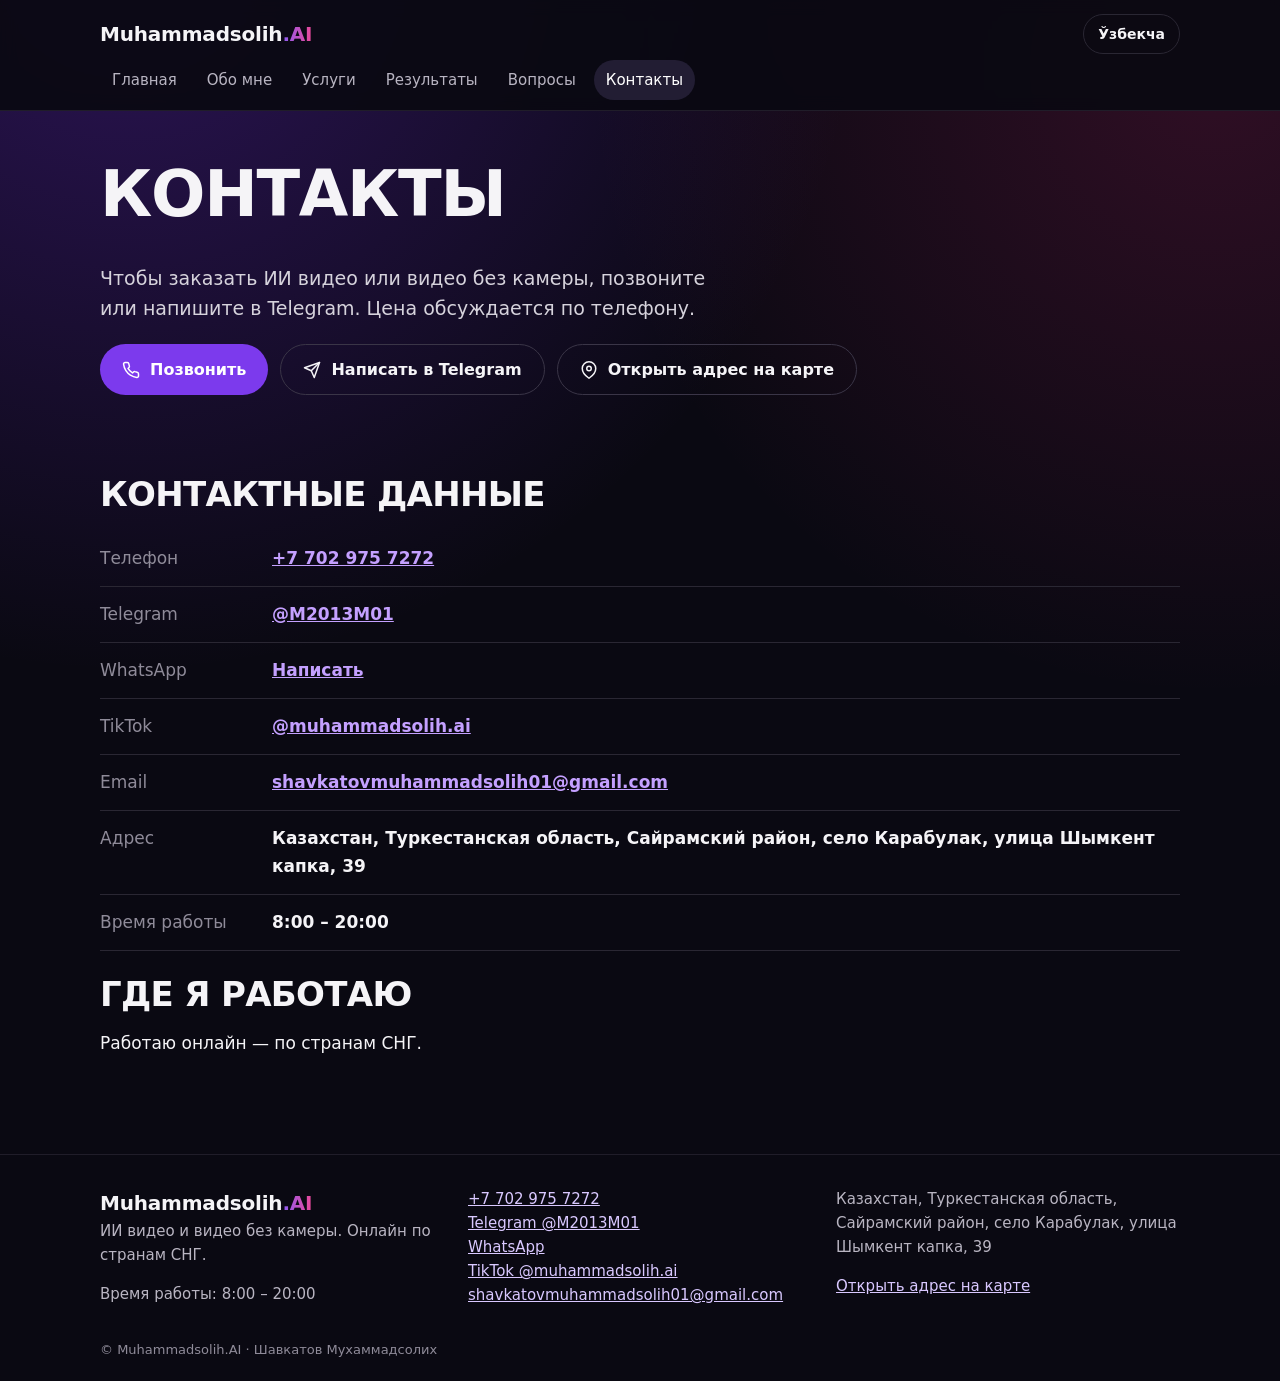
<file: ru/contact.html>
<!doctype html>
<html lang="ru">
<head>
<meta charset="utf-8">
<meta name="viewport" content="width=device-width, initial-scale=1">
<title>Контакты — заказать ИИ видео | Muhammadsolih.AI</title>
<meta name="description" content="Заказать ИИ видео и видео без камеры: +7 702 975 7272, Telegram @M2013M01. Время работы 8:00–20:00. Онлайн по СНГ.">
<link rel="canonical" href="https://magical-tiramisu-feb652.netlify.app/ru/contact.html">
<link rel="alternate" hreflang="uz" href="https://magical-tiramisu-feb652.netlify.app/contact.html">
<link rel="alternate" hreflang="ru" href="https://magical-tiramisu-feb652.netlify.app/ru/contact.html">
<link rel="alternate" hreflang="x-default" href="https://magical-tiramisu-feb652.netlify.app/contact.html">
<meta name="robots" content="index, follow">
<meta name="author" content="Шавкатов Мухаммадсолих">
<meta name="theme-color" content="#0a0912">
<meta property="og:type" content="website">
<meta property="og:site_name" content="Muhammadsolih.AI">
<meta property="og:title" content="Контакты — заказать ИИ видео | Muhammadsolih.AI">
<meta property="og:description" content="Заказать ИИ видео и видео без камеры: +7 702 975 7272, Telegram @M2013M01. Время работы 8:00–20:00. Онлайн по СНГ.">
<meta property="og:url" content="https://magical-tiramisu-feb652.netlify.app/ru/contact.html">
<meta property="og:image" content="https://magical-tiramisu-feb652.netlify.app/images/og-image.jpg">
<meta property="og:image:width" content="1200">
<meta property="og:image:height" content="630">
<meta property="og:image:alt" content="Muhammadsolih.AI — ИИ видео и видео без камеры">
<meta property="og:locale" content="ru_RU">
<meta property="og:locale:alternate" content="uz_UZ">
<meta name="twitter:card" content="summary_large_image">
<meta name="twitter:title" content="Контакты — заказать ИИ видео | Muhammadsolih.AI">
<meta name="twitter:description" content="Заказать ИИ видео и видео без камеры: +7 702 975 7272, Telegram @M2013M01. Время работы 8:00–20:00. Онлайн по СНГ.">
<meta name="twitter:image" content="https://magical-tiramisu-feb652.netlify.app/images/og-image.jpg">
<link rel="icon" href="../favicon.ico" sizes="any">
<link rel="icon" type="image/png" sizes="32x32" href="../favicon-32x32.png">
<link rel="apple-touch-icon" href="../apple-touch-icon.png">
<link rel="stylesheet" href="../css/style.css">
<script type="application/ld+json">{"@context": "https://schema.org", "@type": "Person", "@id": "https://magical-tiramisu-feb652.netlify.app/#person", "name": "Шавкатов Мухаммадсолих", "givenName": "Мухаммадсолих", "familyName": "Шавкатов", "jobTitle": "AI-специалист", "url": "https://magical-tiramisu-feb652.netlify.app/ru/", "image": "https://magical-tiramisu-feb652.netlify.app/images/shavkatov-muhammadsolih-ai-mutaxassis.jpg", "email": "mailto:shavkatovmuhammadsolih01@gmail.com", "telephone": "+77029757272", "sameAs": ["https://www.tiktok.com/@muhammadsolih.ai", "https://t.me/M2013M01"], "worksFor": {"@id": "https://magical-tiramisu-feb652.netlify.app/#business"}}</script>
<script type="application/ld+json">{"@context": "https://schema.org", "@type": "ProfessionalService", "@id": "https://magical-tiramisu-feb652.netlify.app/#business", "name": "Muhammadsolih.AI", "url": "https://magical-tiramisu-feb652.netlify.app/ru/", "image": "https://magical-tiramisu-feb652.netlify.app/images/og-image.jpg", "logo": "https://magical-tiramisu-feb652.netlify.app/images/icon-512.png", "telephone": "+77029757272", "email": "shavkatovmuhammadsolih01@gmail.com", "slogan": "Быть мастером своего дела", "founder": {"@id": "https://magical-tiramisu-feb652.netlify.app/#person"}, "address": {"@type": "PostalAddress", "streetAddress": "улица Шымкент капка, 39", "addressLocality": "Карабулак", "addressRegion": "Туркестанская область, Сайрамский район", "addressCountry": "KZ"}, "areaServed": {"@type": "Place", "name": "Страны СНГ"}, "hasMap": "https://www.google.com/maps/search/?api=1&query=%D0%9A%D0%B0%D0%B7%D0%B0%D1%85%D1%81%D1%82%D0%B0%D0%BD%2C%20%D0%A2%D1%83%D1%80%D0%BA%D0%B5%D1%81%D1%82%D0%B0%D0%BD%D1%81%D0%BA%D0%B0%D1%8F%20%D0%BE%D0%B1%D0%BB%D0%B0%D1%81%D1%82%D1%8C%2C%20%D0%A1%D0%B0%D0%B9%D1%80%D0%B0%D0%BC%D1%81%D0%BA%D0%B8%D0%B9%20%D1%80%D0%B0%D0%B9%D0%BE%D0%BD%2C%20%D1%81%D0%B5%D0%BB%D0%BE%20%D0%9A%D0%B0%D1%80%D0%B0%D0%B1%D1%83%D0%BB%D0%B0%D0%BA%2C%20%D1%83%D0%BB%D0%B8%D1%86%D0%B0%20%D0%A8%D1%8B%D0%BC%D0%BA%D0%B5%D0%BD%D1%82%20%D0%BA%D0%B0%D0%BF%D0%BA%D0%B0%2039", "sameAs": ["https://www.tiktok.com/@muhammadsolih.ai", "https://t.me/M2013M01"]}</script>
<script type="application/ld+json">{"@context": "https://schema.org", "@type": "BreadcrumbList", "itemListElement": [{"@type": "ListItem", "position": 1, "name": "Главная", "item": "https://magical-tiramisu-feb652.netlify.app/ru/"}, {"@type": "ListItem", "position": 2, "name": "Контакты", "item": "https://magical-tiramisu-feb652.netlify.app/ru/contact.html"}]}</script>
</head>
<body>
<a class="skip" href="#main">Перейти к содержанию</a>
<header class="site-head"><div class="wrap head-row">
 <a class="brand" href="../ru/index.html">Muhammadsolih<span class="grad">.AI</span></a>
 <a class="lang" href="../contact.html" hreflang="uz" lang="uz">Ўзбекча</a>
</div>
<nav class="wrap nav" aria-label="Главное меню"><a href="../ru/index.html">Главная</a><a href="../ru/about.html">Обо мне</a><a href="../ru/services.html">Услуги</a><a href="../ru/results.html">Результаты</a><a href="../ru/faq.html">Вопросы</a><a href="../ru/contact.html" aria-current="page">Контакты</a></nav>
</header>
<main id="main">
<section class="wrap block page-top">
 <h1>Контакты</h1>
 <p class="lead">Чтобы заказать ИИ видео или видео без камеры, позвоните или напишите в Telegram. Цена обсуждается по телефону.</p>
 <div class="btns"><a class="btn btn-primary" href="tel:+77029757272"><svg viewBox="0 0 24 24" aria-hidden="true"><path d="M22 16.9v3a2 2 0 0 1-2.2 2 19.8 19.8 0 0 1-8.6-3.1 19.5 19.5 0 0 1-6-6A19.8 19.8 0 0 1 2.1 4.2 2 2 0 0 1 4.1 2h3a2 2 0 0 1 2 1.7c.1 1 .4 1.9.7 2.8a2 2 0 0 1-.5 2.1L8 9.9a16 16 0 0 0 6 6l1.3-1.3a2 2 0 0 1 2.1-.4c.9.3 1.8.6 2.8.7a2 2 0 0 1 1.7 2z"/></svg>Позвонить</a><a class="btn btn-ghost" href="https://t.me/M2013M01" target="_blank" rel="noopener"><svg viewBox="0 0 24 24" aria-hidden="true"><path d="M22 2 11 13"/><path d="M22 2 15 22l-4-9-9-4z"/></svg>Написать в Telegram</a><a class="btn btn-ghost" href="https://www.google.com/maps/search/?api=1&query=%D0%9A%D0%B0%D0%B7%D0%B0%D1%85%D1%81%D1%82%D0%B0%D0%BD%2C%20%D0%A2%D1%83%D1%80%D0%BA%D0%B5%D1%81%D1%82%D0%B0%D0%BD%D1%81%D0%BA%D0%B0%D1%8F%20%D0%BE%D0%B1%D0%BB%D0%B0%D1%81%D1%82%D1%8C%2C%20%D0%A1%D0%B0%D0%B9%D1%80%D0%B0%D0%BC%D1%81%D0%BA%D0%B8%D0%B9%20%D1%80%D0%B0%D0%B9%D0%BE%D0%BD%2C%20%D1%81%D0%B5%D0%BB%D0%BE%20%D0%9A%D0%B0%D1%80%D0%B0%D0%B1%D1%83%D0%BB%D0%B0%D0%BA%2C%20%D1%83%D0%BB%D0%B8%D1%86%D0%B0%20%D0%A8%D1%8B%D0%BC%D0%BA%D0%B5%D0%BD%D1%82%20%D0%BA%D0%B0%D0%BF%D0%BA%D0%B0%2039" target="_blank" rel="noopener"><svg viewBox="0 0 24 24" aria-hidden="true"><path d="M21 10c0 7-9 13-9 13S3 17 3 10a9 9 0 0 1 18 0z"/><circle cx="12" cy="10" r="3"/></svg>Открыть адрес на карте</a></div>
</section>
<section class="wrap block">
 <h2>Контактные данные</h2>
 <dl class="contact"><div><dt>Телефон</dt><dd><a href="tel:+77029757272">+7 702 975 7272</a></dd></div><div><dt>Telegram</dt><dd><a href="https://t.me/M2013M01" target="_blank" rel="noopener">@M2013M01</a></dd></div><div><dt>WhatsApp</dt><dd><a href="https://wa.me/qr/QH7MLJW7DTNBD1" target="_blank" rel="noopener">Написать</a></dd></div><div><dt>TikTok</dt><dd><a href="https://www.tiktok.com/@muhammadsolih.ai" target="_blank" rel="noopener">@muhammadsolih.ai</a></dd></div><div><dt>Email</dt><dd><a href="mailto:shavkatovmuhammadsolih01@gmail.com">shavkatovmuhammadsolih01@gmail.com</a></dd></div><div><dt>Адрес</dt><dd>Казахстан, Туркестанская область, Сайрамский район, село Карабулак, улица Шымкент капка, 39</dd></div><div><dt>Время работы</dt><dd>8:00 – 20:00</dd></div></dl>
 <h2>Где я работаю</h2>
 <p>Работаю онлайн — по странам СНГ.</p>
</section></main>
<footer class="site-foot"><div class="wrap foot-grid">
 <div><div class="brand">Muhammadsolih<span class="grad">.AI</span></div><p>ИИ видео и видео без камеры. Онлайн по странам СНГ.</p><p>Время работы: 8:00 – 20:00</p></div>
 <div><p><a href="tel:+77029757272">+7 702 975 7272</a><br><a href="https://t.me/M2013M01" target="_blank" rel="noopener">Telegram @M2013M01</a><br><a href="https://wa.me/qr/QH7MLJW7DTNBD1" target="_blank" rel="noopener">WhatsApp</a><br><a href="https://www.tiktok.com/@muhammadsolih.ai" target="_blank" rel="noopener">TikTok @muhammadsolih.ai</a><br><a href="mailto:shavkatovmuhammadsolih01@gmail.com">shavkatovmuhammadsolih01@gmail.com</a></p></div>
 <div><p>Казахстан, Туркестанская область, Сайрамский район, село Карабулак, улица Шымкент капка, 39</p><p><a href="https://www.google.com/maps/search/?api=1&query=%D0%9A%D0%B0%D0%B7%D0%B0%D1%85%D1%81%D1%82%D0%B0%D0%BD%2C%20%D0%A2%D1%83%D1%80%D0%BA%D0%B5%D1%81%D1%82%D0%B0%D0%BD%D1%81%D0%BA%D0%B0%D1%8F%20%D0%BE%D0%B1%D0%BB%D0%B0%D1%81%D1%82%D1%8C%2C%20%D0%A1%D0%B0%D0%B9%D1%80%D0%B0%D0%BC%D1%81%D0%BA%D0%B8%D0%B9%20%D1%80%D0%B0%D0%B9%D0%BE%D0%BD%2C%20%D1%81%D0%B5%D0%BB%D0%BE%20%D0%9A%D0%B0%D1%80%D0%B0%D0%B1%D1%83%D0%BB%D0%B0%D0%BA%2C%20%D1%83%D0%BB%D0%B8%D1%86%D0%B0%20%D0%A8%D1%8B%D0%BC%D0%BA%D0%B5%D0%BD%D1%82%20%D0%BA%D0%B0%D0%BF%D0%BA%D0%B0%2039" target="_blank" rel="noopener">Открыть адрес на карте</a></p></div>
</div><div class="wrap copy">© Muhammadsolih.AI · Шавкатов Мухаммадсолих</div></footer>
</body>
</html>
</file>
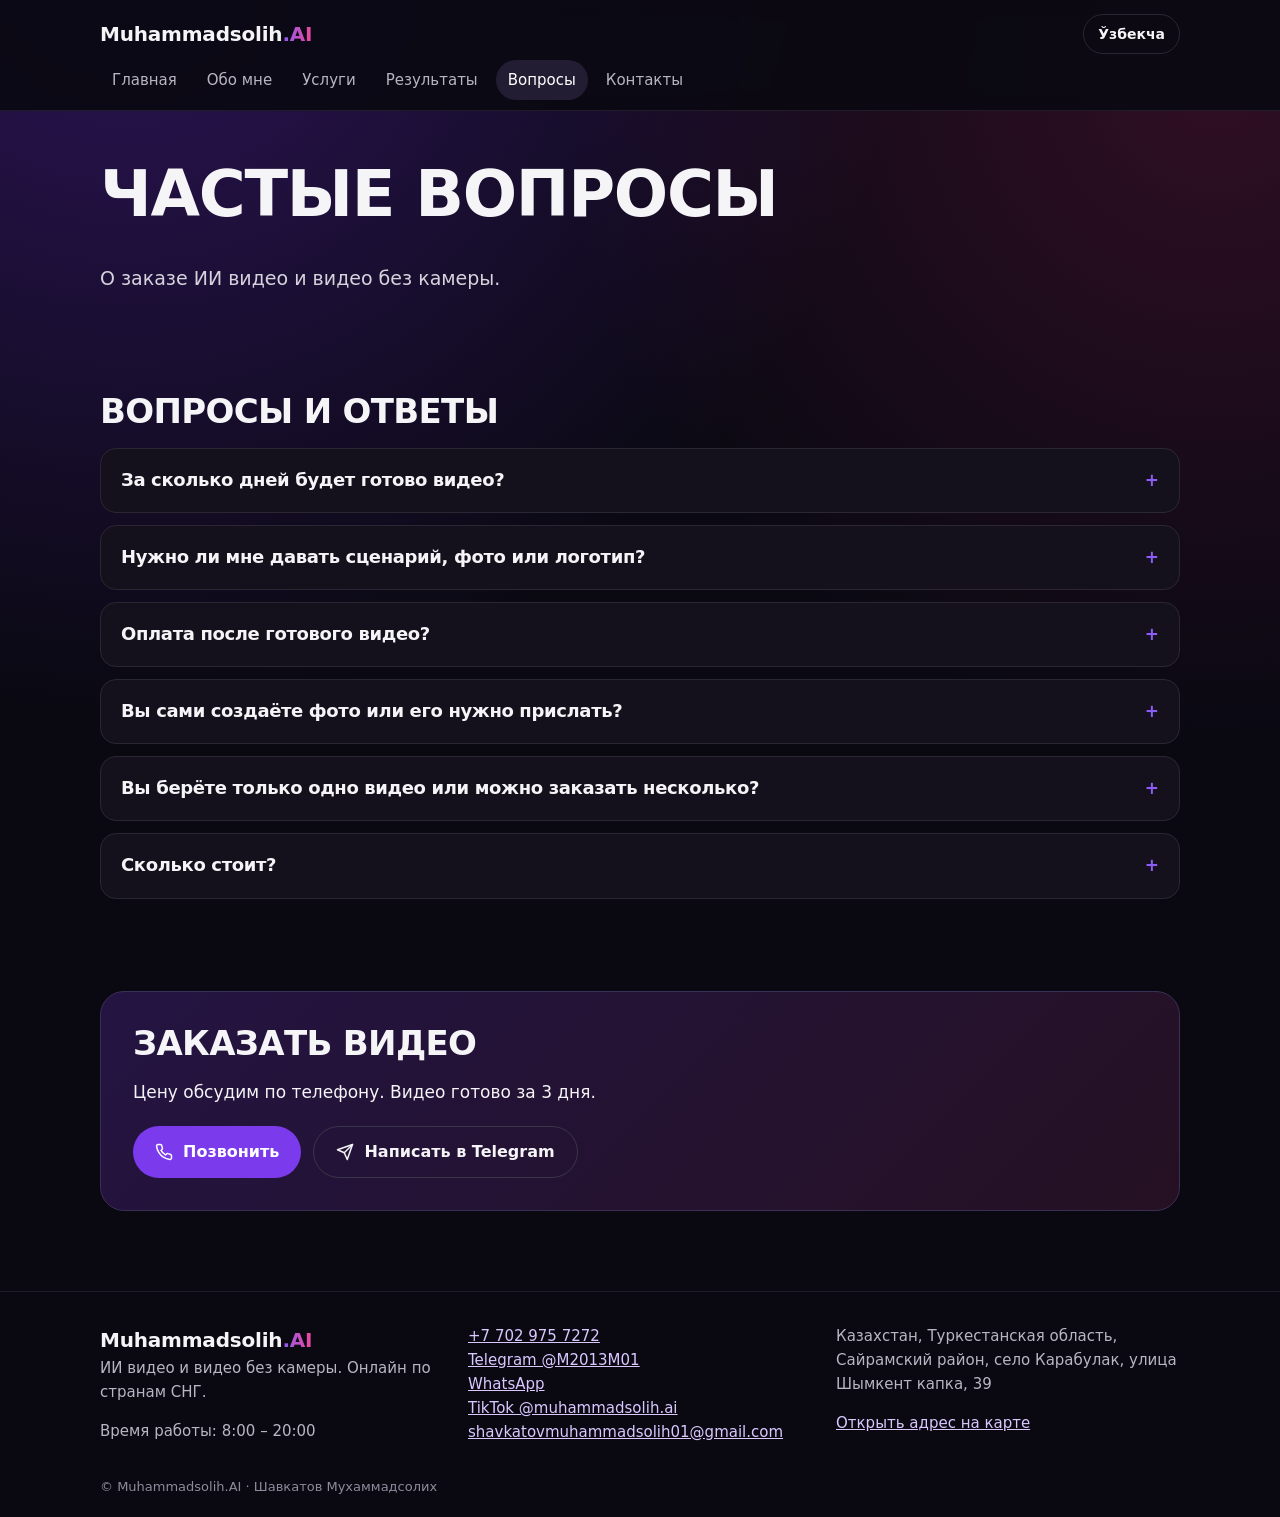
<file: ru/faq.html>
<!doctype html>
<html lang="ru">
<head>
<meta charset="utf-8">
<meta name="viewport" content="width=device-width, initial-scale=1">
<title>Вопросы об ИИ видео — Muhammadsolih.AI</title>
<meta name="description" content="Вопросы об ИИ видео и видео без камеры: за сколько дней, нужен ли сценарий, как оплатить, кто готовит фото.">
<link rel="canonical" href="https://magical-tiramisu-feb652.netlify.app/ru/faq.html">
<link rel="alternate" hreflang="uz" href="https://magical-tiramisu-feb652.netlify.app/faq.html">
<link rel="alternate" hreflang="ru" href="https://magical-tiramisu-feb652.netlify.app/ru/faq.html">
<link rel="alternate" hreflang="x-default" href="https://magical-tiramisu-feb652.netlify.app/faq.html">
<meta name="robots" content="index, follow">
<meta name="author" content="Шавкатов Мухаммадсолих">
<meta name="theme-color" content="#0a0912">
<meta property="og:type" content="website">
<meta property="og:site_name" content="Muhammadsolih.AI">
<meta property="og:title" content="Вопросы об ИИ видео — Muhammadsolih.AI">
<meta property="og:description" content="Вопросы об ИИ видео и видео без камеры: за сколько дней, нужен ли сценарий, как оплатить, кто готовит фото.">
<meta property="og:url" content="https://magical-tiramisu-feb652.netlify.app/ru/faq.html">
<meta property="og:image" content="https://magical-tiramisu-feb652.netlify.app/images/og-image.jpg">
<meta property="og:image:width" content="1200">
<meta property="og:image:height" content="630">
<meta property="og:image:alt" content="Muhammadsolih.AI — ИИ видео и видео без камеры">
<meta property="og:locale" content="ru_RU">
<meta property="og:locale:alternate" content="uz_UZ">
<meta name="twitter:card" content="summary_large_image">
<meta name="twitter:title" content="Вопросы об ИИ видео — Muhammadsolih.AI">
<meta name="twitter:description" content="Вопросы об ИИ видео и видео без камеры: за сколько дней, нужен ли сценарий, как оплатить, кто готовит фото.">
<meta name="twitter:image" content="https://magical-tiramisu-feb652.netlify.app/images/og-image.jpg">
<link rel="icon" href="../favicon.ico" sizes="any">
<link rel="icon" type="image/png" sizes="32x32" href="../favicon-32x32.png">
<link rel="apple-touch-icon" href="../apple-touch-icon.png">
<link rel="stylesheet" href="../css/style.css">
<script type="application/ld+json">{"@context": "https://schema.org", "@type": "Person", "@id": "https://magical-tiramisu-feb652.netlify.app/#person", "name": "Шавкатов Мухаммадсолих", "givenName": "Мухаммадсолих", "familyName": "Шавкатов", "jobTitle": "AI-специалист", "url": "https://magical-tiramisu-feb652.netlify.app/ru/", "image": "https://magical-tiramisu-feb652.netlify.app/images/shavkatov-muhammadsolih-ai-mutaxassis.jpg", "email": "mailto:shavkatovmuhammadsolih01@gmail.com", "telephone": "+77029757272", "sameAs": ["https://www.tiktok.com/@muhammadsolih.ai", "https://t.me/M2013M01"], "worksFor": {"@id": "https://magical-tiramisu-feb652.netlify.app/#business"}}</script>
<script type="application/ld+json">{"@context": "https://schema.org", "@type": "ProfessionalService", "@id": "https://magical-tiramisu-feb652.netlify.app/#business", "name": "Muhammadsolih.AI", "url": "https://magical-tiramisu-feb652.netlify.app/ru/", "image": "https://magical-tiramisu-feb652.netlify.app/images/og-image.jpg", "logo": "https://magical-tiramisu-feb652.netlify.app/images/icon-512.png", "telephone": "+77029757272", "email": "shavkatovmuhammadsolih01@gmail.com", "slogan": "Быть мастером своего дела", "founder": {"@id": "https://magical-tiramisu-feb652.netlify.app/#person"}, "address": {"@type": "PostalAddress", "streetAddress": "улица Шымкент капка, 39", "addressLocality": "Карабулак", "addressRegion": "Туркестанская область, Сайрамский район", "addressCountry": "KZ"}, "areaServed": {"@type": "Place", "name": "Страны СНГ"}, "hasMap": "https://www.google.com/maps/search/?api=1&query=%D0%9A%D0%B0%D0%B7%D0%B0%D1%85%D1%81%D1%82%D0%B0%D0%BD%2C%20%D0%A2%D1%83%D1%80%D0%BA%D0%B5%D1%81%D1%82%D0%B0%D0%BD%D1%81%D0%BA%D0%B0%D1%8F%20%D0%BE%D0%B1%D0%BB%D0%B0%D1%81%D1%82%D1%8C%2C%20%D0%A1%D0%B0%D0%B9%D1%80%D0%B0%D0%BC%D1%81%D0%BA%D0%B8%D0%B9%20%D1%80%D0%B0%D0%B9%D0%BE%D0%BD%2C%20%D1%81%D0%B5%D0%BB%D0%BE%20%D0%9A%D0%B0%D1%80%D0%B0%D0%B1%D1%83%D0%BB%D0%B0%D0%BA%2C%20%D1%83%D0%BB%D0%B8%D1%86%D0%B0%20%D0%A8%D1%8B%D0%BC%D0%BA%D0%B5%D0%BD%D1%82%20%D0%BA%D0%B0%D0%BF%D0%BA%D0%B0%2039", "sameAs": ["https://www.tiktok.com/@muhammadsolih.ai", "https://t.me/M2013M01"]}</script>
<script type="application/ld+json">{"@context": "https://schema.org", "@type": "FAQPage", "mainEntity": [{"@type": "Question", "name": "За сколько дней будет готово видео?", "acceptedAnswer": {"@type": "Answer", "text": "За 3 дня."}}, {"@type": "Question", "name": "Нужно ли мне давать сценарий, фото или логотип?", "acceptedAnswer": {"@type": "Answer", "text": "Сценарий не нужен — достаточно темы видео. Фото и логотип нужно прислать."}}, {"@type": "Question", "name": "Оплата после готового видео?", "acceptedAnswer": {"@type": "Answer", "text": "50% оплачивается до начала работы, оставшиеся 50% — после готового видео."}}, {"@type": "Question", "name": "Вы сами создаёте фото или его нужно прислать?", "acceptedAnswer": {"@type": "Answer", "text": "Да, могу подготовить фото сам. Если у вас есть своё фото, пришлите — фон и одежду я поменяю сам."}}, {"@type": "Question", "name": "Вы берёте только одно видео или можно заказать несколько?", "acceptedAnswer": {"@type": "Answer", "text": "Можно заказать несколько, просто это займёт больше времени."}}, {"@type": "Question", "name": "Сколько стоит?", "acceptedAnswer": {"@type": "Answer", "text": "Цена обсуждается по телефону: +7 702 975 7272."}}]}</script>
<script type="application/ld+json">{"@context": "https://schema.org", "@type": "BreadcrumbList", "itemListElement": [{"@type": "ListItem", "position": 1, "name": "Главная", "item": "https://magical-tiramisu-feb652.netlify.app/ru/"}, {"@type": "ListItem", "position": 2, "name": "Вопросы", "item": "https://magical-tiramisu-feb652.netlify.app/ru/faq.html"}]}</script>
</head>
<body>
<a class="skip" href="#main">Перейти к содержанию</a>
<header class="site-head"><div class="wrap head-row">
 <a class="brand" href="../ru/index.html">Muhammadsolih<span class="grad">.AI</span></a>
 <a class="lang" href="../faq.html" hreflang="uz" lang="uz">Ўзбекча</a>
</div>
<nav class="wrap nav" aria-label="Главное меню"><a href="../ru/index.html">Главная</a><a href="../ru/about.html">Обо мне</a><a href="../ru/services.html">Услуги</a><a href="../ru/results.html">Результаты</a><a href="../ru/faq.html" aria-current="page">Вопросы</a><a href="../ru/contact.html">Контакты</a></nav>
</header>
<main id="main">
<section class="wrap block page-top">
 <h1>Частые вопросы</h1>
 <p class="lead">О заказе ИИ видео и видео без камеры.</p>
</section>
<section class="wrap block">
 <h2>Вопросы и ответы</h2>
 <div class="faq"><details><summary><h3>За сколько дней будет готово видео?</h3></summary><p>За 3 дня.</p></details><details><summary><h3>Нужно ли мне давать сценарий, фото или логотип?</h3></summary><p>Сценарий не нужен — достаточно темы видео. Фото и логотип нужно прислать.</p></details><details><summary><h3>Оплата после готового видео?</h3></summary><p>50% оплачивается до начала работы, оставшиеся 50% — после готового видео.</p></details><details><summary><h3>Вы сами создаёте фото или его нужно прислать?</h3></summary><p>Да, могу подготовить фото сам. Если у вас есть своё фото, пришлите — фон и одежду я поменяю сам.</p></details><details><summary><h3>Вы берёте только одно видео или можно заказать несколько?</h3></summary><p>Можно заказать несколько, просто это займёт больше времени.</p></details><details><summary><h3>Сколько стоит?</h3></summary><p>Цена обсуждается по телефону: +7 702 975 7272.</p></details></div>
</section>
<section class="wrap block"><div class="cta">
 <h2>Заказать видео</h2>
 <p>Цену обсудим по телефону. Видео готово за 3 дня.</p>
 <div class="btns"><a class="btn btn-primary" href="tel:+77029757272"><svg viewBox="0 0 24 24" aria-hidden="true"><path d="M22 16.9v3a2 2 0 0 1-2.2 2 19.8 19.8 0 0 1-8.6-3.1 19.5 19.5 0 0 1-6-6A19.8 19.8 0 0 1 2.1 4.2 2 2 0 0 1 4.1 2h3a2 2 0 0 1 2 1.7c.1 1 .4 1.9.7 2.8a2 2 0 0 1-.5 2.1L8 9.9a16 16 0 0 0 6 6l1.3-1.3a2 2 0 0 1 2.1-.4c.9.3 1.8.6 2.8.7a2 2 0 0 1 1.7 2z"/></svg>Позвонить</a><a class="btn btn-ghost" href="https://t.me/M2013M01" target="_blank" rel="noopener"><svg viewBox="0 0 24 24" aria-hidden="true"><path d="M22 2 11 13"/><path d="M22 2 15 22l-4-9-9-4z"/></svg>Написать в Telegram</a></div>
</div></section></main>
<footer class="site-foot"><div class="wrap foot-grid">
 <div><div class="brand">Muhammadsolih<span class="grad">.AI</span></div><p>ИИ видео и видео без камеры. Онлайн по странам СНГ.</p><p>Время работы: 8:00 – 20:00</p></div>
 <div><p><a href="tel:+77029757272">+7 702 975 7272</a><br><a href="https://t.me/M2013M01" target="_blank" rel="noopener">Telegram @M2013M01</a><br><a href="https://wa.me/qr/QH7MLJW7DTNBD1" target="_blank" rel="noopener">WhatsApp</a><br><a href="https://www.tiktok.com/@muhammadsolih.ai" target="_blank" rel="noopener">TikTok @muhammadsolih.ai</a><br><a href="mailto:shavkatovmuhammadsolih01@gmail.com">shavkatovmuhammadsolih01@gmail.com</a></p></div>
 <div><p>Казахстан, Туркестанская область, Сайрамский район, село Карабулак, улица Шымкент капка, 39</p><p><a href="https://www.google.com/maps/search/?api=1&query=%D0%9A%D0%B0%D0%B7%D0%B0%D1%85%D1%81%D1%82%D0%B0%D0%BD%2C%20%D0%A2%D1%83%D1%80%D0%BA%D0%B5%D1%81%D1%82%D0%B0%D0%BD%D1%81%D0%BA%D0%B0%D1%8F%20%D0%BE%D0%B1%D0%BB%D0%B0%D1%81%D1%82%D1%8C%2C%20%D0%A1%D0%B0%D0%B9%D1%80%D0%B0%D0%BC%D1%81%D0%BA%D0%B8%D0%B9%20%D1%80%D0%B0%D0%B9%D0%BE%D0%BD%2C%20%D1%81%D0%B5%D0%BB%D0%BE%20%D0%9A%D0%B0%D1%80%D0%B0%D0%B1%D1%83%D0%BB%D0%B0%D0%BA%2C%20%D1%83%D0%BB%D0%B8%D1%86%D0%B0%20%D0%A8%D1%8B%D0%BC%D0%BA%D0%B5%D0%BD%D1%82%20%D0%BA%D0%B0%D0%BF%D0%BA%D0%B0%2039" target="_blank" rel="noopener">Открыть адрес на карте</a></p></div>
</div><div class="wrap copy">© Muhammadsolih.AI · Шавкатов Мухаммадсолих</div></footer>
</body>
</html>
</file>
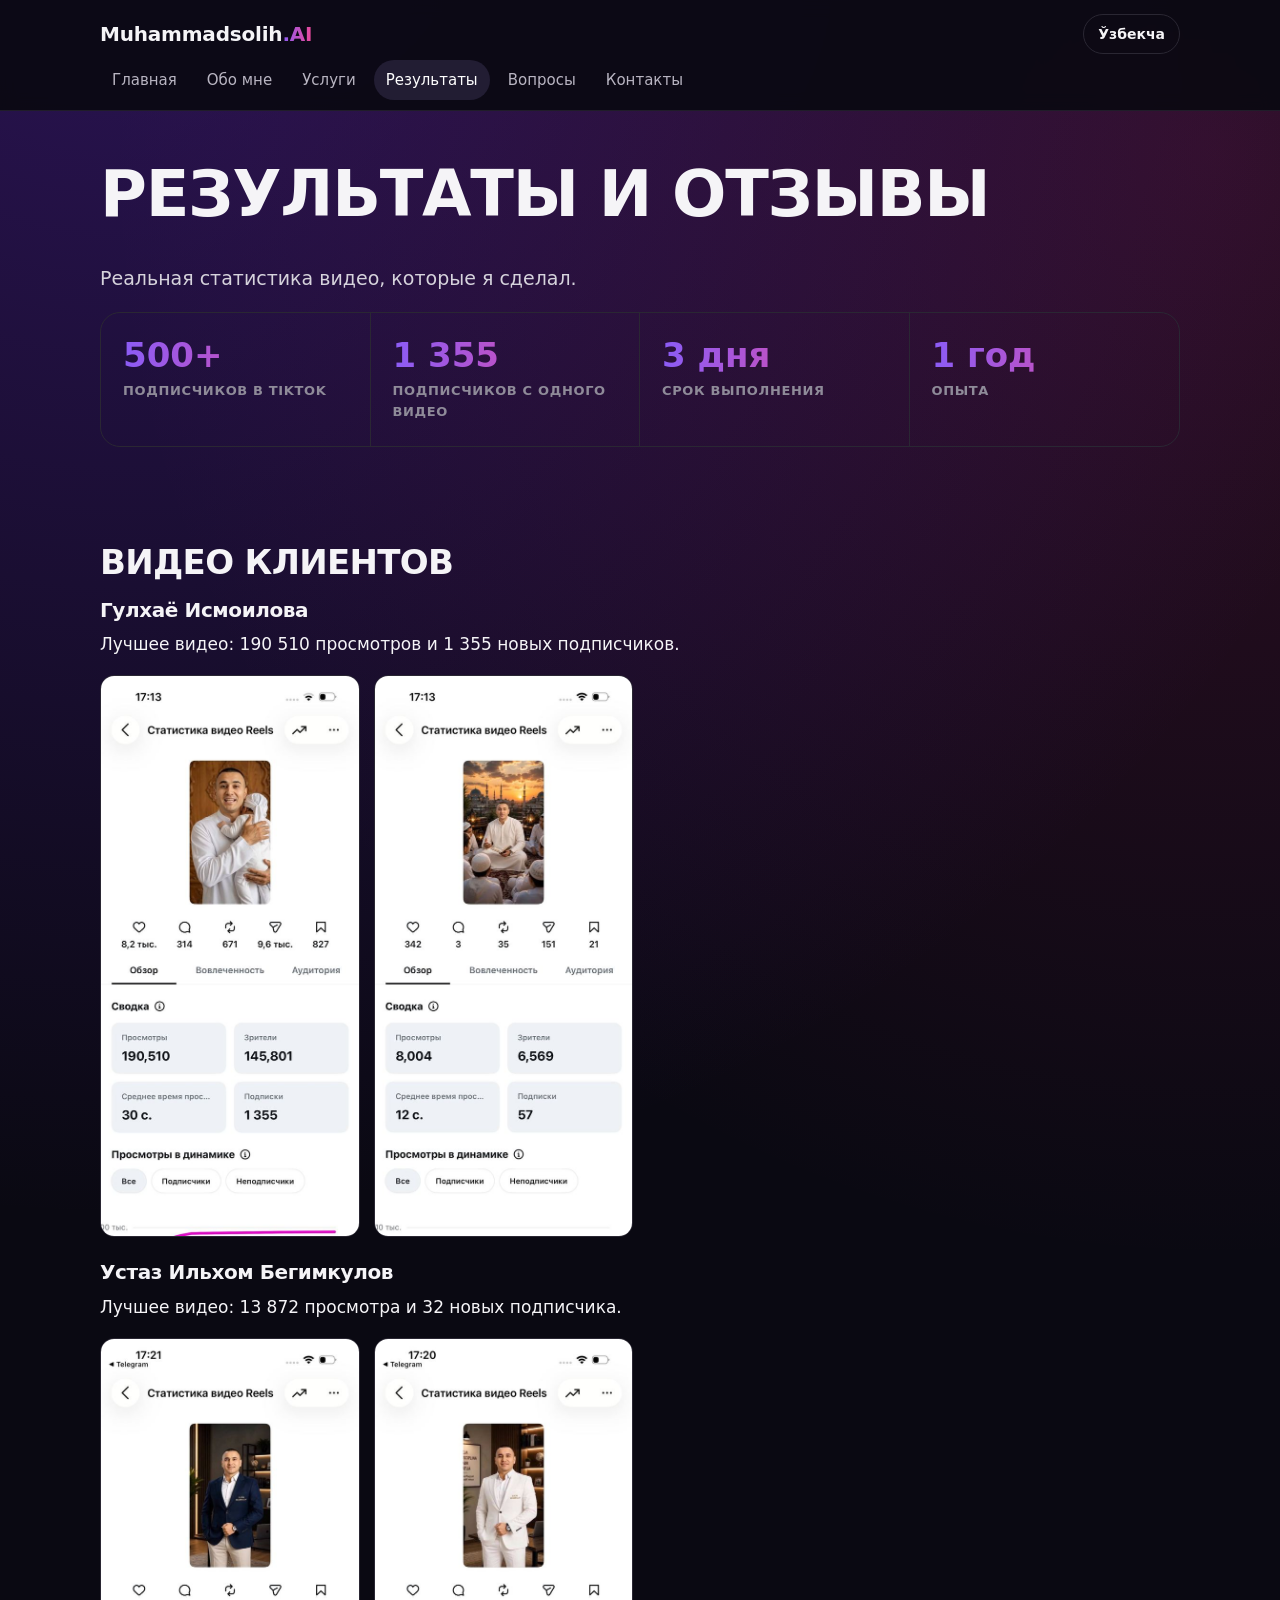
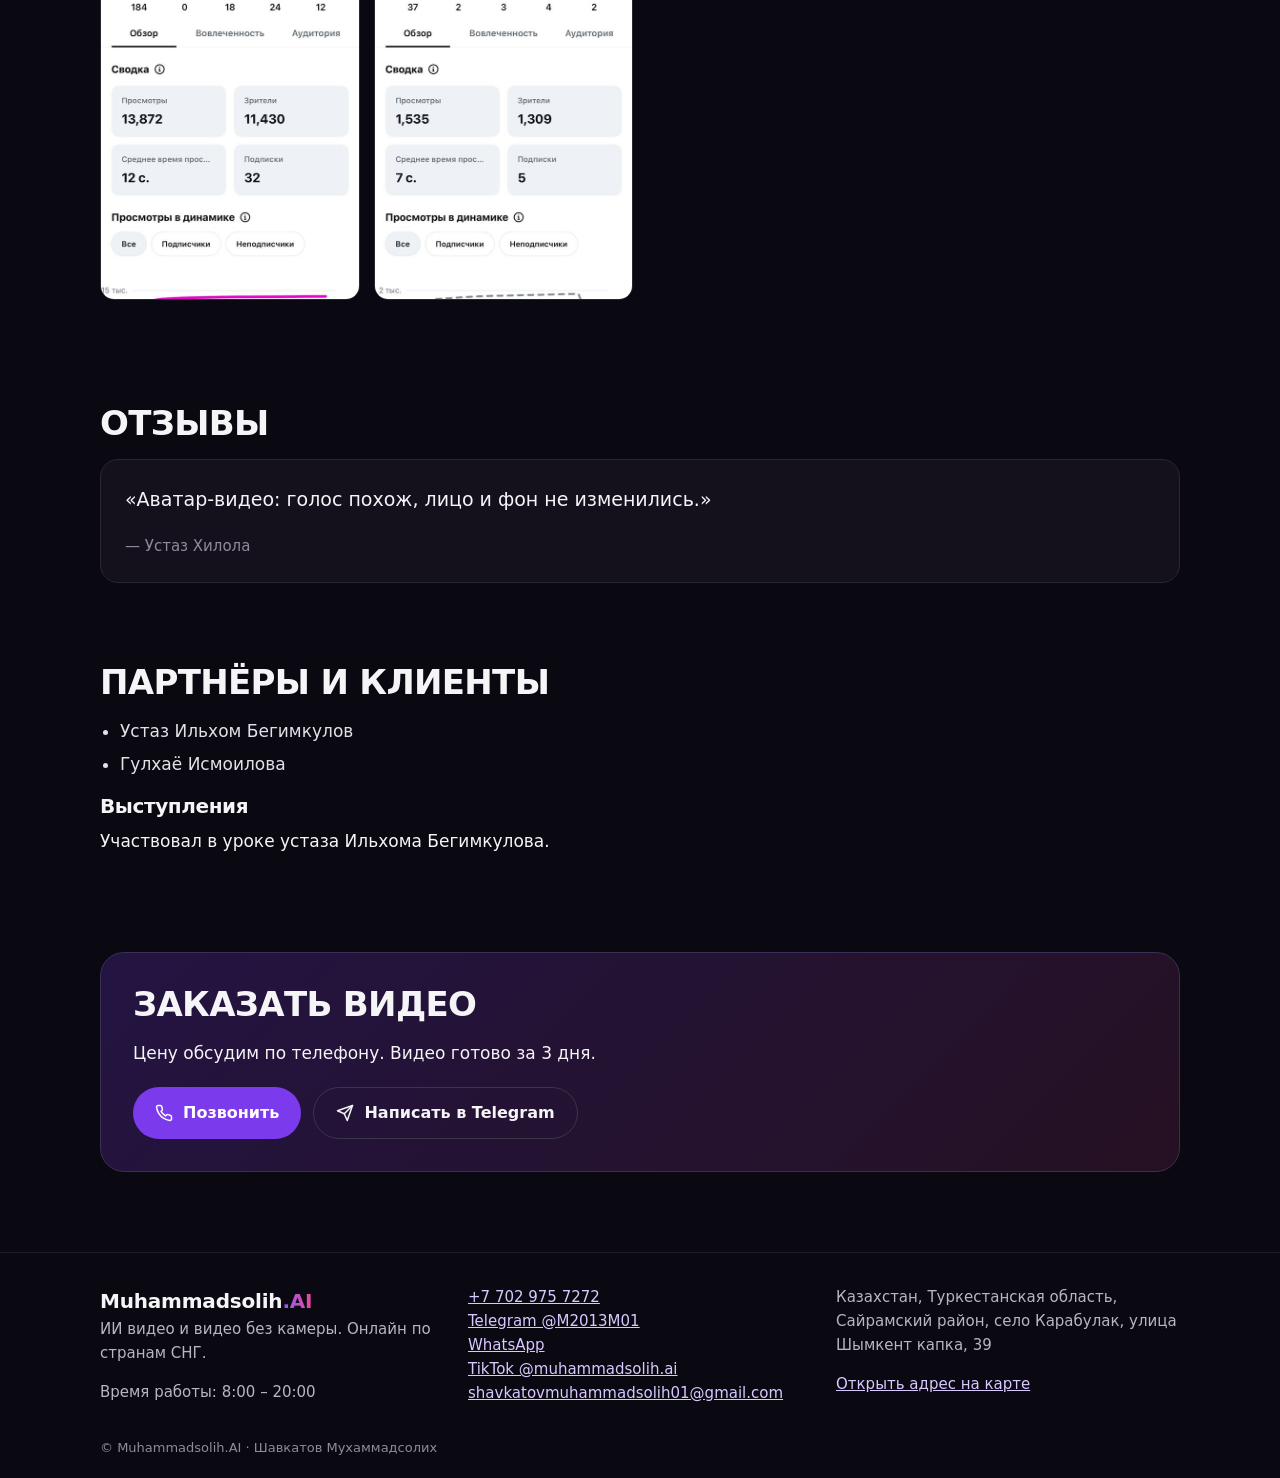
<file: ru/results.html>
<!doctype html>
<html lang="ru">
<head>
<meta charset="utf-8">
<meta name="viewport" content="width=device-width, initial-scale=1">
<title>Результаты и отзывы — ИИ видео | Muhammadsolih.AI</title>
<meta name="description" content="Результаты ИИ видео: одно видео набрало 190 510 просмотров и привело 1 355 подписчиков. Отзывы клиентов и партнёры.">
<link rel="canonical" href="https://magical-tiramisu-feb652.netlify.app/ru/results.html">
<link rel="alternate" hreflang="uz" href="https://magical-tiramisu-feb652.netlify.app/results.html">
<link rel="alternate" hreflang="ru" href="https://magical-tiramisu-feb652.netlify.app/ru/results.html">
<link rel="alternate" hreflang="x-default" href="https://magical-tiramisu-feb652.netlify.app/results.html">
<meta name="robots" content="index, follow">
<meta name="author" content="Шавкатов Мухаммадсолих">
<meta name="theme-color" content="#0a0912">
<meta property="og:type" content="website">
<meta property="og:site_name" content="Muhammadsolih.AI">
<meta property="og:title" content="Результаты и отзывы — ИИ видео | Muhammadsolih.AI">
<meta property="og:description" content="Результаты ИИ видео: одно видео набрало 190 510 просмотров и привело 1 355 подписчиков. Отзывы клиентов и партнёры.">
<meta property="og:url" content="https://magical-tiramisu-feb652.netlify.app/ru/results.html">
<meta property="og:image" content="https://magical-tiramisu-feb652.netlify.app/images/og-image.jpg">
<meta property="og:image:width" content="1200">
<meta property="og:image:height" content="630">
<meta property="og:image:alt" content="Muhammadsolih.AI — ИИ видео и видео без камеры">
<meta property="og:locale" content="ru_RU">
<meta property="og:locale:alternate" content="uz_UZ">
<meta name="twitter:card" content="summary_large_image">
<meta name="twitter:title" content="Результаты и отзывы — ИИ видео | Muhammadsolih.AI">
<meta name="twitter:description" content="Результаты ИИ видео: одно видео набрало 190 510 просмотров и привело 1 355 подписчиков. Отзывы клиентов и партнёры.">
<meta name="twitter:image" content="https://magical-tiramisu-feb652.netlify.app/images/og-image.jpg">
<link rel="icon" href="../favicon.ico" sizes="any">
<link rel="icon" type="image/png" sizes="32x32" href="../favicon-32x32.png">
<link rel="apple-touch-icon" href="../apple-touch-icon.png">
<link rel="stylesheet" href="../css/style.css">
<script type="application/ld+json">{"@context": "https://schema.org", "@type": "Person", "@id": "https://magical-tiramisu-feb652.netlify.app/#person", "name": "Шавкатов Мухаммадсолих", "givenName": "Мухаммадсолих", "familyName": "Шавкатов", "jobTitle": "AI-специалист", "url": "https://magical-tiramisu-feb652.netlify.app/ru/", "image": "https://magical-tiramisu-feb652.netlify.app/images/shavkatov-muhammadsolih-ai-mutaxassis.jpg", "email": "mailto:shavkatovmuhammadsolih01@gmail.com", "telephone": "+77029757272", "sameAs": ["https://www.tiktok.com/@muhammadsolih.ai", "https://t.me/M2013M01"], "worksFor": {"@id": "https://magical-tiramisu-feb652.netlify.app/#business"}}</script>
<script type="application/ld+json">{"@context": "https://schema.org", "@type": "ProfessionalService", "@id": "https://magical-tiramisu-feb652.netlify.app/#business", "name": "Muhammadsolih.AI", "url": "https://magical-tiramisu-feb652.netlify.app/ru/", "image": "https://magical-tiramisu-feb652.netlify.app/images/og-image.jpg", "logo": "https://magical-tiramisu-feb652.netlify.app/images/icon-512.png", "telephone": "+77029757272", "email": "shavkatovmuhammadsolih01@gmail.com", "slogan": "Быть мастером своего дела", "founder": {"@id": "https://magical-tiramisu-feb652.netlify.app/#person"}, "address": {"@type": "PostalAddress", "streetAddress": "улица Шымкент капка, 39", "addressLocality": "Карабулак", "addressRegion": "Туркестанская область, Сайрамский район", "addressCountry": "KZ"}, "areaServed": {"@type": "Place", "name": "Страны СНГ"}, "hasMap": "https://www.google.com/maps/search/?api=1&query=%D0%9A%D0%B0%D0%B7%D0%B0%D1%85%D1%81%D1%82%D0%B0%D0%BD%2C%20%D0%A2%D1%83%D1%80%D0%BA%D0%B5%D1%81%D1%82%D0%B0%D0%BD%D1%81%D0%BA%D0%B0%D1%8F%20%D0%BE%D0%B1%D0%BB%D0%B0%D1%81%D1%82%D1%8C%2C%20%D0%A1%D0%B0%D0%B9%D1%80%D0%B0%D0%BC%D1%81%D0%BA%D0%B8%D0%B9%20%D1%80%D0%B0%D0%B9%D0%BE%D0%BD%2C%20%D1%81%D0%B5%D0%BB%D0%BE%20%D0%9A%D0%B0%D1%80%D0%B0%D0%B1%D1%83%D0%BB%D0%B0%D0%BA%2C%20%D1%83%D0%BB%D0%B8%D1%86%D0%B0%20%D0%A8%D1%8B%D0%BC%D0%BA%D0%B5%D0%BD%D1%82%20%D0%BA%D0%B0%D0%BF%D0%BA%D0%B0%2039", "sameAs": ["https://www.tiktok.com/@muhammadsolih.ai", "https://t.me/M2013M01"]}</script>
<script type="application/ld+json">{"@context": "https://schema.org", "@type": "BreadcrumbList", "itemListElement": [{"@type": "ListItem", "position": 1, "name": "Главная", "item": "https://magical-tiramisu-feb652.netlify.app/ru/"}, {"@type": "ListItem", "position": 2, "name": "Результаты", "item": "https://magical-tiramisu-feb652.netlify.app/ru/results.html"}]}</script>
</head>
<body>
<a class="skip" href="#main">Перейти к содержанию</a>
<header class="site-head"><div class="wrap head-row">
 <a class="brand" href="../ru/index.html">Muhammadsolih<span class="grad">.AI</span></a>
 <a class="lang" href="../results.html" hreflang="uz" lang="uz">Ўзбекча</a>
</div>
<nav class="wrap nav" aria-label="Главное меню"><a href="../ru/index.html">Главная</a><a href="../ru/about.html">Обо мне</a><a href="../ru/services.html">Услуги</a><a href="../ru/results.html" aria-current="page">Результаты</a><a href="../ru/faq.html">Вопросы</a><a href="../ru/contact.html">Контакты</a></nav>
</header>
<main id="main">
<section class="wrap block page-top">
 <h1>Результаты и отзывы</h1>
 <p class="lead">Реальная статистика видео, которые я сделал.</p>
 <div class="stats"><div class="stat"><div class="num">500+</div><div class="lbl">подписчиков в TikTok</div></div><div class="stat"><div class="num">1 355</div><div class="lbl">подписчиков с одного видео</div></div><div class="stat"><div class="num">3 дня</div><div class="lbl">срок выполнения</div></div><div class="stat"><div class="num">1 год</div><div class="lbl">опыта</div></div></div>
</section>
<section class="wrap block">
 <h2>Видео клиентов</h2>
 <h3>Гулхаё Исмоилова</h3>
 <p>Лучшее видео: 190 510 просмотров и 1 355 новых подписчиков.</p>
 <div class="shots"><figure class="shot"><img src="../images/ai-video-natija-190510-korish.jpg" alt="Результат ИИ видео: 190 510 просмотров и 1 355 новых подписчиков — видео без камеры для Гулхаё Исмоиловой" width="540" height="1175" loading="lazy" decoding="async"></figure><figure class="shot"><img src="../images/ai-video-natija-8004-korish.jpg" alt="Результат ИИ видео: 8 004 просмотра и 57 новых подписчиков — видео для Гулхаё Исмоиловой" width="540" height="1175" loading="lazy" decoding="async"></figure></div>
 <h3>Устаз Ильхом Бегимкулов</h3>
 <p>Лучшее видео: 13 872 просмотра и 32 новых подписчика.</p>
 <div class="shots"><figure class="shot"><img src="../images/ai-video-natija-13872-korish.jpg" alt="Результат ИИ видео: 13 872 просмотра и 32 новых подписчика — видео для устаза Ильхома Бегимкулова" width="540" height="1175" loading="lazy" decoding="async"></figure><figure class="shot"><img src="../images/ai-video-natija-1535-korish.jpg" alt="Результат ИИ видео: 1 535 просмотров — видео без камеры для устаза Ильхома Бегимкулова" width="540" height="1175" loading="lazy" decoding="async"></figure></div>
</section>
<section class="wrap block">
 <h2>Отзывы</h2>
 <blockquote class="quote"><p>«Аватар-видео: голос похож, лицо и фон не изменились.»</p><footer>— Устаз Хилола</footer></blockquote>
</section>
<section class="wrap block">
 <h2>Партнёры и клиенты</h2>
 <ul class="list"><li>Устаз Ильхом Бегимкулов</li><li>Гулхаё Исмоилова</li></ul>
 <h3>Выступления</h3>
 <p>Участвовал в уроке устаза Ильхома Бегимкулова.</p>
</section>
<section class="wrap block"><div class="cta">
 <h2>Заказать видео</h2>
 <p>Цену обсудим по телефону. Видео готово за 3 дня.</p>
 <div class="btns"><a class="btn btn-primary" href="tel:+77029757272"><svg viewBox="0 0 24 24" aria-hidden="true"><path d="M22 16.9v3a2 2 0 0 1-2.2 2 19.8 19.8 0 0 1-8.6-3.1 19.5 19.5 0 0 1-6-6A19.8 19.8 0 0 1 2.1 4.2 2 2 0 0 1 4.1 2h3a2 2 0 0 1 2 1.7c.1 1 .4 1.9.7 2.8a2 2 0 0 1-.5 2.1L8 9.9a16 16 0 0 0 6 6l1.3-1.3a2 2 0 0 1 2.1-.4c.9.3 1.8.6 2.8.7a2 2 0 0 1 1.7 2z"/></svg>Позвонить</a><a class="btn btn-ghost" href="https://t.me/M2013M01" target="_blank" rel="noopener"><svg viewBox="0 0 24 24" aria-hidden="true"><path d="M22 2 11 13"/><path d="M22 2 15 22l-4-9-9-4z"/></svg>Написать в Telegram</a></div>
</div></section></main>
<footer class="site-foot"><div class="wrap foot-grid">
 <div><div class="brand">Muhammadsolih<span class="grad">.AI</span></div><p>ИИ видео и видео без камеры. Онлайн по странам СНГ.</p><p>Время работы: 8:00 – 20:00</p></div>
 <div><p><a href="tel:+77029757272">+7 702 975 7272</a><br><a href="https://t.me/M2013M01" target="_blank" rel="noopener">Telegram @M2013M01</a><br><a href="https://wa.me/qr/QH7MLJW7DTNBD1" target="_blank" rel="noopener">WhatsApp</a><br><a href="https://www.tiktok.com/@muhammadsolih.ai" target="_blank" rel="noopener">TikTok @muhammadsolih.ai</a><br><a href="mailto:shavkatovmuhammadsolih01@gmail.com">shavkatovmuhammadsolih01@gmail.com</a></p></div>
 <div><p>Казахстан, Туркестанская область, Сайрамский район, село Карабулак, улица Шымкент капка, 39</p><p><a href="https://www.google.com/maps/search/?api=1&query=%D0%9A%D0%B0%D0%B7%D0%B0%D1%85%D1%81%D1%82%D0%B0%D0%BD%2C%20%D0%A2%D1%83%D1%80%D0%BA%D0%B5%D1%81%D1%82%D0%B0%D0%BD%D1%81%D0%BA%D0%B0%D1%8F%20%D0%BE%D0%B1%D0%BB%D0%B0%D1%81%D1%82%D1%8C%2C%20%D0%A1%D0%B0%D0%B9%D1%80%D0%B0%D0%BC%D1%81%D0%BA%D0%B8%D0%B9%20%D1%80%D0%B0%D0%B9%D0%BE%D0%BD%2C%20%D1%81%D0%B5%D0%BB%D0%BE%20%D0%9A%D0%B0%D1%80%D0%B0%D0%B1%D1%83%D0%BB%D0%B0%D0%BA%2C%20%D1%83%D0%BB%D0%B8%D1%86%D0%B0%20%D0%A8%D1%8B%D0%BC%D0%BA%D0%B5%D0%BD%D1%82%20%D0%BA%D0%B0%D0%BF%D0%BA%D0%B0%2039" target="_blank" rel="noopener">Открыть адрес на карте</a></p></div>
</div><div class="wrap copy">© Muhammadsolih.AI · Шавкатов Мухаммадсолих</div></footer>
</body>
</html>
</file>
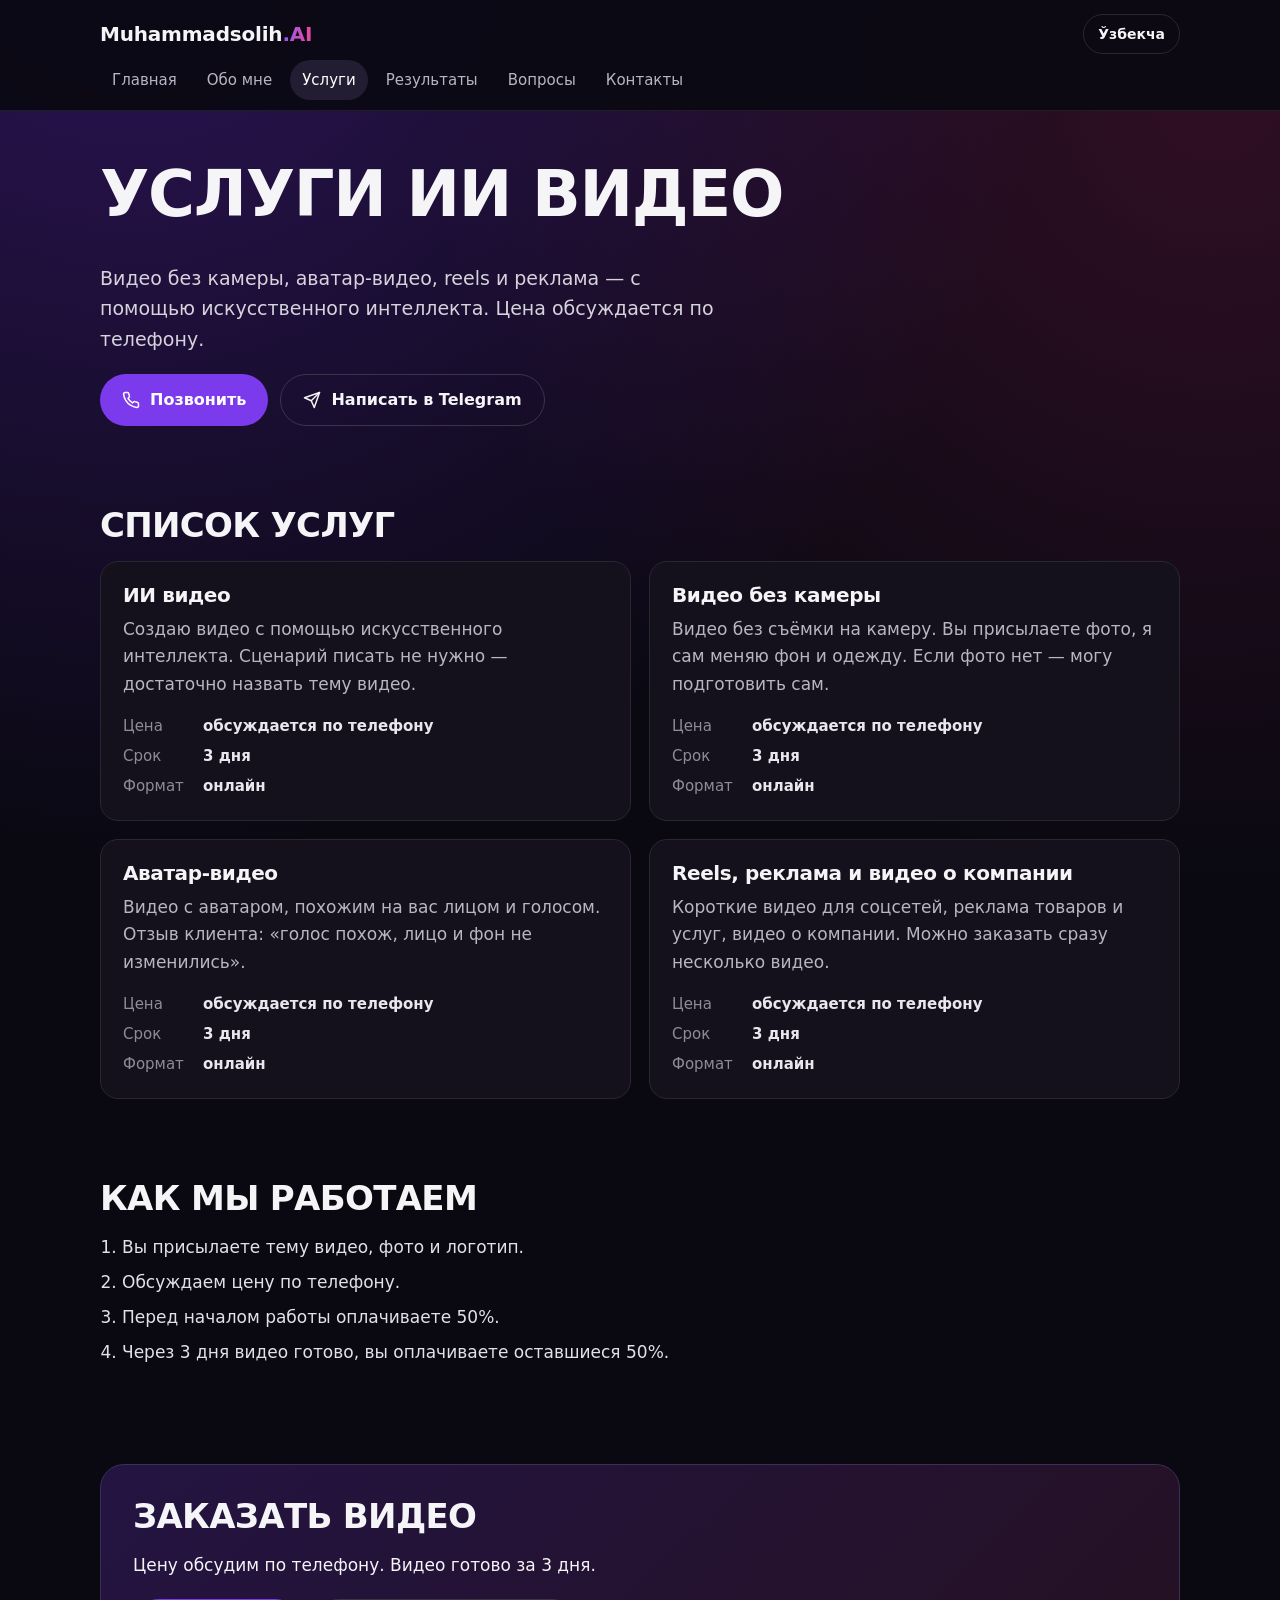
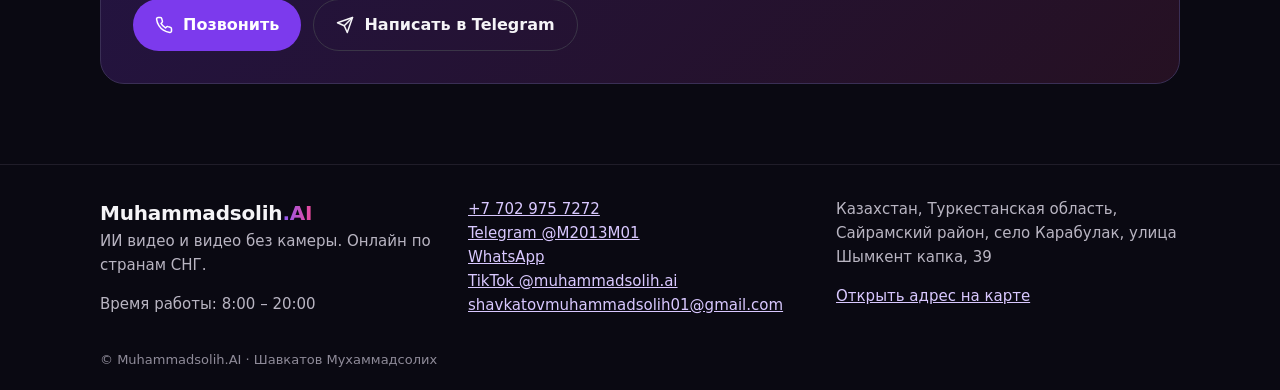
<file: ru/services.html>
<!doctype html>
<html lang="ru">
<head>
<meta charset="utf-8">
<meta name="viewport" content="width=device-width, initial-scale=1">
<title>Услуги ИИ видео и видео без камеры | Muhammadsolih.AI</title>
<meta name="description" content="ИИ видео, видео без камеры, аватар-видео, reels и рекламные ролики. Цена обсуждается по телефону, срок — 3 дня.">
<link rel="canonical" href="https://magical-tiramisu-feb652.netlify.app/ru/services.html">
<link rel="alternate" hreflang="uz" href="https://magical-tiramisu-feb652.netlify.app/services.html">
<link rel="alternate" hreflang="ru" href="https://magical-tiramisu-feb652.netlify.app/ru/services.html">
<link rel="alternate" hreflang="x-default" href="https://magical-tiramisu-feb652.netlify.app/services.html">
<meta name="robots" content="index, follow">
<meta name="author" content="Шавкатов Мухаммадсолих">
<meta name="theme-color" content="#0a0912">
<meta property="og:type" content="website">
<meta property="og:site_name" content="Muhammadsolih.AI">
<meta property="og:title" content="Услуги ИИ видео и видео без камеры | Muhammadsolih.AI">
<meta property="og:description" content="ИИ видео, видео без камеры, аватар-видео, reels и рекламные ролики. Цена обсуждается по телефону, срок — 3 дня.">
<meta property="og:url" content="https://magical-tiramisu-feb652.netlify.app/ru/services.html">
<meta property="og:image" content="https://magical-tiramisu-feb652.netlify.app/images/og-image.jpg">
<meta property="og:image:width" content="1200">
<meta property="og:image:height" content="630">
<meta property="og:image:alt" content="Muhammadsolih.AI — ИИ видео и видео без камеры">
<meta property="og:locale" content="ru_RU">
<meta property="og:locale:alternate" content="uz_UZ">
<meta name="twitter:card" content="summary_large_image">
<meta name="twitter:title" content="Услуги ИИ видео и видео без камеры | Muhammadsolih.AI">
<meta name="twitter:description" content="ИИ видео, видео без камеры, аватар-видео, reels и рекламные ролики. Цена обсуждается по телефону, срок — 3 дня.">
<meta name="twitter:image" content="https://magical-tiramisu-feb652.netlify.app/images/og-image.jpg">
<link rel="icon" href="../favicon.ico" sizes="any">
<link rel="icon" type="image/png" sizes="32x32" href="../favicon-32x32.png">
<link rel="apple-touch-icon" href="../apple-touch-icon.png">
<link rel="stylesheet" href="../css/style.css">
<script type="application/ld+json">{"@context": "https://schema.org", "@type": "Person", "@id": "https://magical-tiramisu-feb652.netlify.app/#person", "name": "Шавкатов Мухаммадсолих", "givenName": "Мухаммадсолих", "familyName": "Шавкатов", "jobTitle": "AI-специалист", "url": "https://magical-tiramisu-feb652.netlify.app/ru/", "image": "https://magical-tiramisu-feb652.netlify.app/images/shavkatov-muhammadsolih-ai-mutaxassis.jpg", "email": "mailto:shavkatovmuhammadsolih01@gmail.com", "telephone": "+77029757272", "sameAs": ["https://www.tiktok.com/@muhammadsolih.ai", "https://t.me/M2013M01"], "worksFor": {"@id": "https://magical-tiramisu-feb652.netlify.app/#business"}}</script>
<script type="application/ld+json">{"@context": "https://schema.org", "@type": "ProfessionalService", "@id": "https://magical-tiramisu-feb652.netlify.app/#business", "name": "Muhammadsolih.AI", "url": "https://magical-tiramisu-feb652.netlify.app/ru/", "image": "https://magical-tiramisu-feb652.netlify.app/images/og-image.jpg", "logo": "https://magical-tiramisu-feb652.netlify.app/images/icon-512.png", "telephone": "+77029757272", "email": "shavkatovmuhammadsolih01@gmail.com", "slogan": "Быть мастером своего дела", "founder": {"@id": "https://magical-tiramisu-feb652.netlify.app/#person"}, "address": {"@type": "PostalAddress", "streetAddress": "улица Шымкент капка, 39", "addressLocality": "Карабулак", "addressRegion": "Туркестанская область, Сайрамский район", "addressCountry": "KZ"}, "areaServed": {"@type": "Place", "name": "Страны СНГ"}, "hasMap": "https://www.google.com/maps/search/?api=1&query=%D0%9A%D0%B0%D0%B7%D0%B0%D1%85%D1%81%D1%82%D0%B0%D0%BD%2C%20%D0%A2%D1%83%D1%80%D0%BA%D0%B5%D1%81%D1%82%D0%B0%D0%BD%D1%81%D0%BA%D0%B0%D1%8F%20%D0%BE%D0%B1%D0%BB%D0%B0%D1%81%D1%82%D1%8C%2C%20%D0%A1%D0%B0%D0%B9%D1%80%D0%B0%D0%BC%D1%81%D0%BA%D0%B8%D0%B9%20%D1%80%D0%B0%D0%B9%D0%BE%D0%BD%2C%20%D1%81%D0%B5%D0%BB%D0%BE%20%D0%9A%D0%B0%D1%80%D0%B0%D0%B1%D1%83%D0%BB%D0%B0%D0%BA%2C%20%D1%83%D0%BB%D0%B8%D1%86%D0%B0%20%D0%A8%D1%8B%D0%BC%D0%BA%D0%B5%D0%BD%D1%82%20%D0%BA%D0%B0%D0%BF%D0%BA%D0%B0%2039", "sameAs": ["https://www.tiktok.com/@muhammadsolih.ai", "https://t.me/M2013M01"]}</script>
<script type="application/ld+json">{"@context": "https://schema.org", "@type": "Service", "name": "ИИ видео", "description": "Создаю видео с помощью искусственного интеллекта. Сценарий писать не нужно — достаточно назвать тему видео.", "serviceType": "ИИ видео", "provider": {"@id": "https://magical-tiramisu-feb652.netlify.app/#business"}, "areaServed": {"@type": "Place", "name": "Страны СНГ"}, "url": "https://magical-tiramisu-feb652.netlify.app/ru/services.html"}</script>
<script type="application/ld+json">{"@context": "https://schema.org", "@type": "Service", "name": "Видео без камеры", "description": "Видео без съёмки на камеру. Вы присылаете фото, я сам меняю фон и одежду. Если фото нет — могу подготовить сам.", "serviceType": "Видео без камеры", "provider": {"@id": "https://magical-tiramisu-feb652.netlify.app/#business"}, "areaServed": {"@type": "Place", "name": "Страны СНГ"}, "url": "https://magical-tiramisu-feb652.netlify.app/ru/services.html"}</script>
<script type="application/ld+json">{"@context": "https://schema.org", "@type": "Service", "name": "Аватар-видео", "description": "Видео с аватаром, похожим на вас лицом и голосом. Отзыв клиента: «голос похож, лицо и фон не изменились».", "serviceType": "Аватар-видео", "provider": {"@id": "https://magical-tiramisu-feb652.netlify.app/#business"}, "areaServed": {"@type": "Place", "name": "Страны СНГ"}, "url": "https://magical-tiramisu-feb652.netlify.app/ru/services.html"}</script>
<script type="application/ld+json">{"@context": "https://schema.org", "@type": "Service", "name": "Reels, реклама и видео о компании", "description": "Короткие видео для соцсетей, реклама товаров и услуг, видео о компании. Можно заказать сразу несколько видео.", "serviceType": "Reels, реклама и видео о компании", "provider": {"@id": "https://magical-tiramisu-feb652.netlify.app/#business"}, "areaServed": {"@type": "Place", "name": "Страны СНГ"}, "url": "https://magical-tiramisu-feb652.netlify.app/ru/services.html"}</script>
<script type="application/ld+json">{"@context": "https://schema.org", "@type": "BreadcrumbList", "itemListElement": [{"@type": "ListItem", "position": 1, "name": "Главная", "item": "https://magical-tiramisu-feb652.netlify.app/ru/"}, {"@type": "ListItem", "position": 2, "name": "Услуги", "item": "https://magical-tiramisu-feb652.netlify.app/ru/services.html"}]}</script>
</head>
<body>
<a class="skip" href="#main">Перейти к содержанию</a>
<header class="site-head"><div class="wrap head-row">
 <a class="brand" href="../ru/index.html">Muhammadsolih<span class="grad">.AI</span></a>
 <a class="lang" href="../services.html" hreflang="uz" lang="uz">Ўзбекча</a>
</div>
<nav class="wrap nav" aria-label="Главное меню"><a href="../ru/index.html">Главная</a><a href="../ru/about.html">Обо мне</a><a href="../ru/services.html" aria-current="page">Услуги</a><a href="../ru/results.html">Результаты</a><a href="../ru/faq.html">Вопросы</a><a href="../ru/contact.html">Контакты</a></nav>
</header>
<main id="main">
<section class="wrap block page-top">
 <h1>Услуги ИИ видео</h1>
 <p class="lead">Видео без камеры, аватар-видео, reels и реклама — с помощью искусственного интеллекта. Цена обсуждается по телефону.</p>
 <div class="btns"><a class="btn btn-primary" href="tel:+77029757272"><svg viewBox="0 0 24 24" aria-hidden="true"><path d="M22 16.9v3a2 2 0 0 1-2.2 2 19.8 19.8 0 0 1-8.6-3.1 19.5 19.5 0 0 1-6-6A19.8 19.8 0 0 1 2.1 4.2 2 2 0 0 1 4.1 2h3a2 2 0 0 1 2 1.7c.1 1 .4 1.9.7 2.8a2 2 0 0 1-.5 2.1L8 9.9a16 16 0 0 0 6 6l1.3-1.3a2 2 0 0 1 2.1-.4c.9.3 1.8.6 2.8.7a2 2 0 0 1 1.7 2z"/></svg>Позвонить</a><a class="btn btn-ghost" href="https://t.me/M2013M01" target="_blank" rel="noopener"><svg viewBox="0 0 24 24" aria-hidden="true"><path d="M22 2 11 13"/><path d="M22 2 15 22l-4-9-9-4z"/></svg>Написать в Telegram</a></div>
</section>
<section class="wrap block">
 <h2>Список услуг</h2>
 <div class="grid2"><article class="card"><h3>ИИ видео</h3><p>Создаю видео с помощью искусственного интеллекта. Сценарий писать не нужно — достаточно назвать тему видео.</p>
<dl class="meta"><div><dt>Цена</dt><dd>обсуждается по телефону</dd></div>
<div><dt>Срок</dt><dd>3 дня</dd></div>
<div><dt>Формат</dt><dd>онлайн</dd></div></dl></article><article class="card"><h3>Видео без камеры</h3><p>Видео без съёмки на камеру. Вы присылаете фото, я сам меняю фон и одежду. Если фото нет — могу подготовить сам.</p>
<dl class="meta"><div><dt>Цена</dt><dd>обсуждается по телефону</dd></div>
<div><dt>Срок</dt><dd>3 дня</dd></div>
<div><dt>Формат</dt><dd>онлайн</dd></div></dl></article><article class="card"><h3>Аватар-видео</h3><p>Видео с аватаром, похожим на вас лицом и голосом. Отзыв клиента: «голос похож, лицо и фон не изменились».</p>
<dl class="meta"><div><dt>Цена</dt><dd>обсуждается по телефону</dd></div>
<div><dt>Срок</dt><dd>3 дня</dd></div>
<div><dt>Формат</dt><dd>онлайн</dd></div></dl></article><article class="card"><h3>Reels, реклама и видео о компании</h3><p>Короткие видео для соцсетей, реклама товаров и услуг, видео о компании. Можно заказать сразу несколько видео.</p>
<dl class="meta"><div><dt>Цена</dt><dd>обсуждается по телефону</dd></div>
<div><dt>Срок</dt><dd>3 дня</dd></div>
<div><dt>Формат</dt><dd>онлайн</dd></div></dl></article></div>
</section>
<section class="wrap block">
 <h2>Как мы работаем</h2>
 <ol class="steps"><li>Вы присылаете тему видео, фото и логотип.</li><li>Обсуждаем цену по телефону.</li><li>Перед началом работы оплачиваете 50%.</li><li>Через 3 дня видео готово, вы оплачиваете оставшиеся 50%.</li></ol>
</section>
<section class="wrap block"><div class="cta">
 <h2>Заказать видео</h2>
 <p>Цену обсудим по телефону. Видео готово за 3 дня.</p>
 <div class="btns"><a class="btn btn-primary" href="tel:+77029757272"><svg viewBox="0 0 24 24" aria-hidden="true"><path d="M22 16.9v3a2 2 0 0 1-2.2 2 19.8 19.8 0 0 1-8.6-3.1 19.5 19.5 0 0 1-6-6A19.8 19.8 0 0 1 2.1 4.2 2 2 0 0 1 4.1 2h3a2 2 0 0 1 2 1.7c.1 1 .4 1.9.7 2.8a2 2 0 0 1-.5 2.1L8 9.9a16 16 0 0 0 6 6l1.3-1.3a2 2 0 0 1 2.1-.4c.9.3 1.8.6 2.8.7a2 2 0 0 1 1.7 2z"/></svg>Позвонить</a><a class="btn btn-ghost" href="https://t.me/M2013M01" target="_blank" rel="noopener"><svg viewBox="0 0 24 24" aria-hidden="true"><path d="M22 2 11 13"/><path d="M22 2 15 22l-4-9-9-4z"/></svg>Написать в Telegram</a></div>
</div></section></main>
<footer class="site-foot"><div class="wrap foot-grid">
 <div><div class="brand">Muhammadsolih<span class="grad">.AI</span></div><p>ИИ видео и видео без камеры. Онлайн по странам СНГ.</p><p>Время работы: 8:00 – 20:00</p></div>
 <div><p><a href="tel:+77029757272">+7 702 975 7272</a><br><a href="https://t.me/M2013M01" target="_blank" rel="noopener">Telegram @M2013M01</a><br><a href="https://wa.me/qr/QH7MLJW7DTNBD1" target="_blank" rel="noopener">WhatsApp</a><br><a href="https://www.tiktok.com/@muhammadsolih.ai" target="_blank" rel="noopener">TikTok @muhammadsolih.ai</a><br><a href="mailto:shavkatovmuhammadsolih01@gmail.com">shavkatovmuhammadsolih01@gmail.com</a></p></div>
 <div><p>Казахстан, Туркестанская область, Сайрамский район, село Карабулак, улица Шымкент капка, 39</p><p><a href="https://www.google.com/maps/search/?api=1&query=%D0%9A%D0%B0%D0%B7%D0%B0%D1%85%D1%81%D1%82%D0%B0%D0%BD%2C%20%D0%A2%D1%83%D1%80%D0%BA%D0%B5%D1%81%D1%82%D0%B0%D0%BD%D1%81%D0%BA%D0%B0%D1%8F%20%D0%BE%D0%B1%D0%BB%D0%B0%D1%81%D1%82%D1%8C%2C%20%D0%A1%D0%B0%D0%B9%D1%80%D0%B0%D0%BC%D1%81%D0%BA%D0%B8%D0%B9%20%D1%80%D0%B0%D0%B9%D0%BE%D0%BD%2C%20%D1%81%D0%B5%D0%BB%D0%BE%20%D0%9A%D0%B0%D1%80%D0%B0%D0%B1%D1%83%D0%BB%D0%B0%D0%BA%2C%20%D1%83%D0%BB%D0%B8%D1%86%D0%B0%20%D0%A8%D1%8B%D0%BC%D0%BA%D0%B5%D0%BD%D1%82%20%D0%BA%D0%B0%D0%BF%D0%BA%D0%B0%2039" target="_blank" rel="noopener">Открыть адрес на карте</a></p></div>
</div><div class="wrap copy">© Muhammadsolih.AI · Шавкатов Мухаммадсолих</div></footer>
</body>
</html>
</file>
<file: css/style.css>
:root{--bg:#0a0912;--panel:#14111d;--line:#2a2733;--text:#f5f4f7;--muted:#b9b5c2;--soft:#8f8b99;--v1:#8b5cf6;--v2:#ec4899;--btn:#7c3aed}
*{box-sizing:border-box}
html{-webkit-text-size-adjust:100%}
body{margin:0;background:var(--bg);color:var(--text);font-family:system-ui,-apple-system,"Segoe UI",Roboto,Arial,sans-serif;line-height:1.6;font-size:17px;background-image:radial-gradient(circle at 10% -5%,rgba(109,40,217,.35),transparent 40%),radial-gradient(circle at 95% 5%,rgba(219,39,119,.18),transparent 35%);background-repeat:no-repeat}
img{max-width:100%;height:auto;display:block}
a{color:#c4a0ff}
a:hover{color:#fff}
.wrap{max-width:1120px;margin:0 auto;padding:0 20px}
.skip{position:absolute;left:-9999px}.skip:focus{left:12px;top:12px;background:#fff;color:#000;padding:8px 12px;z-index:10}
.grad{background:linear-gradient(90deg,var(--v1),var(--v2));-webkit-background-clip:text;background-clip:text;color:transparent}
.site-head{border-bottom:1px solid #201d29;position:sticky;top:0;background:rgba(10,9,18,.92);backdrop-filter:blur(8px);z-index:5}
.head-row{display:flex;align-items:center;justify-content:space-between;padding-top:14px;padding-bottom:6px}
.brand{font-weight:900;font-size:20px;color:var(--text);text-decoration:none;letter-spacing:-.01em}
.lang{font-size:14px;font-weight:700;color:var(--text);text-decoration:none;border:1px solid var(--line);border-radius:999px;padding:8px 14px;min-height:40px;display:inline-flex;align-items:center}
.nav{display:flex;gap:6px;overflow-x:auto;padding-bottom:10px;scrollbar-width:none}
.nav::-webkit-scrollbar{display:none}
.nav a{white-space:nowrap;color:var(--muted);text-decoration:none;font-size:15px;padding:8px 12px;border-radius:999px}
.nav a[aria-current=page]{color:#fff;background:#221d33}
.nav a:hover{color:#fff}
h1,h2,h3{line-height:1.12;letter-spacing:-.02em;margin:0 0 .5em}
h1{font-size:clamp(36px,7vw,64px);font-weight:900;text-transform:uppercase}
h2{font-size:clamp(24px,4vw,34px);font-weight:850;text-transform:uppercase}
h3{font-size:20px;font-weight:750}
p{margin:0 0 1em}
.hero{padding:56px 0 24px}
.hero-grid{display:grid;grid-template-columns:1.2fr .8fr;gap:40px;align-items:center}
.eyebrow{display:flex;align-items:center;gap:10px;font-size:13px;font-weight:700;letter-spacing:.14em;text-transform:uppercase;color:var(--muted)}
.dot{width:8px;height:8px;border-radius:50%;background:linear-gradient(90deg,var(--v1),var(--v2))}
.lead{font-size:19px;color:#d6d3dc;max-width:640px}
.slogan{font-style:italic;color:var(--muted)}
.hero-photo{margin:0;border-radius:24px;overflow:hidden;border:1px solid var(--line)}
.btns{display:flex;flex-wrap:wrap;gap:12px;margin-top:20px}
.btn{display:inline-flex;align-items:center;gap:10px;min-height:48px;padding:12px 22px;border-radius:999px;font-weight:700;font-size:16px;text-decoration:none}
.btn svg{width:18px;height:18px;fill:none;stroke:currentColor;stroke-width:2;stroke-linecap:round;stroke-linejoin:round}
.btn-primary{background:var(--btn);color:#fff}
.btn-primary:hover{background:#6d28d9;color:#fff}
.btn-ghost{border:1px solid #3a3547;color:var(--text)}
.btn-ghost:hover{border-color:var(--v1);color:#fff}
.block{padding:40px 20px}
.page-top{padding-top:48px}
.stats{display:grid;grid-template-columns:repeat(4,minmax(0,1fr));border:1px solid var(--line);border-radius:20px;overflow:hidden;margin:16px 0}
.stat{padding:24px 22px;border-right:1px solid var(--line)}
.stat:last-child{border-right:0}
.num{font-size:34px;font-weight:900;background:linear-gradient(90deg,var(--v1),var(--v2));-webkit-background-clip:text;background-clip:text;color:transparent;line-height:1.1}
.lbl{font-size:13px;font-weight:700;letter-spacing:.05em;text-transform:uppercase;color:var(--soft);margin-top:6px}
.cards{list-style:none;padding:0;margin:0 0 16px;display:grid;grid-template-columns:repeat(2,minmax(0,1fr));gap:18px}
.cards li,.card{background:var(--panel);border:1px solid var(--line);border-radius:18px;padding:22px}
.cards p,.card p{color:var(--muted);margin:0}
.grid2{display:grid;grid-template-columns:repeat(2,minmax(0,1fr));gap:18px}
.meta{margin:16px 0 0;display:grid;gap:6px}
.meta div{display:flex;gap:8px;font-size:15px}
.meta dt{color:var(--soft);min-width:72px}
.meta dd{margin:0;color:#e9e6ee;font-weight:600}
.more{font-weight:700;text-decoration:none}
.shots{display:grid;grid-template-columns:repeat(4,minmax(0,1fr));gap:14px;margin:12px 0 24px}
.shot{margin:0;border-radius:14px;overflow:hidden;border:1px solid var(--line)}
.list{padding-left:20px;color:#e3e0e8}
.list li{margin:6px 0}
.steps{padding-left:22px}
.steps li{margin:8px 0;color:#e3e0e8}
.quote{margin:0;background:var(--panel);border:1px solid var(--line);border-radius:18px;padding:24px;font-size:19px}
.quote footer{color:var(--soft);font-size:15px}
.about-grid{display:grid;grid-template-columns:.8fr 1.2fr;gap:40px;align-items:center}
.faq details{border:1px solid var(--line);border-radius:16px;margin:0 0 12px;background:var(--panel)}
.faq summary{cursor:pointer;padding:18px 20px;list-style:none}
.faq summary::-webkit-details-marker{display:none}
.faq summary h3{display:inline;font-size:18px;margin:0}
.faq summary::after{content:"+";float:right;color:var(--v1);font-weight:900}
.faq details[open] summary::after{content:"–"}
.faq details p{padding:0 20px 18px;margin:0;color:var(--muted)}
.contact{display:grid;gap:0;margin:0 0 24px}
.contact div{display:grid;grid-template-columns:160px 1fr;gap:12px;padding:14px 0;border-bottom:1px solid var(--line)}
.contact dt{color:var(--soft)}
.contact dd{margin:0;font-weight:600}
.cta{background:linear-gradient(135deg,rgba(124,58,237,.22),rgba(236,72,153,.12));border:1px solid #3a2f55;border-radius:24px;padding:32px}
.site-foot{border-top:1px solid #201d29;margin-top:40px;padding:32px 0 20px;font-size:15px;color:var(--muted)}
.foot-grid{display:grid;grid-template-columns:repeat(3,minmax(0,1fr));gap:24px}
.site-foot a{color:#d9c8ff}
.copy{color:var(--soft);font-size:13px;padding-top:18px}
@media (max-width:820px){
 .site-head{position:static}
 .nav{flex-wrap:wrap;overflow:visible;gap:4px}
 .nav a{padding:7px 10px;font-size:14px}
 .hero{padding-top:32px}
 .hero-grid,.about-grid{grid-template-columns:1fr;gap:24px}
 .hero-photo{max-width:420px}
 .stats{grid-template-columns:repeat(2,minmax(0,1fr))}
 .stat:nth-child(2){border-right:0}
 .stat:nth-child(-n+2){border-bottom:1px solid var(--line)}
 .num{font-size:28px}
 .cards,.grid2,.foot-grid{grid-template-columns:1fr}
 .shots{grid-template-columns:repeat(2,minmax(0,1fr))}
 .contact div{grid-template-columns:1fr;gap:2px}
 .block{padding:28px 20px}
 .cta{padding:24px}
 .btn{width:100%;justify-content:center}
}
</file>
